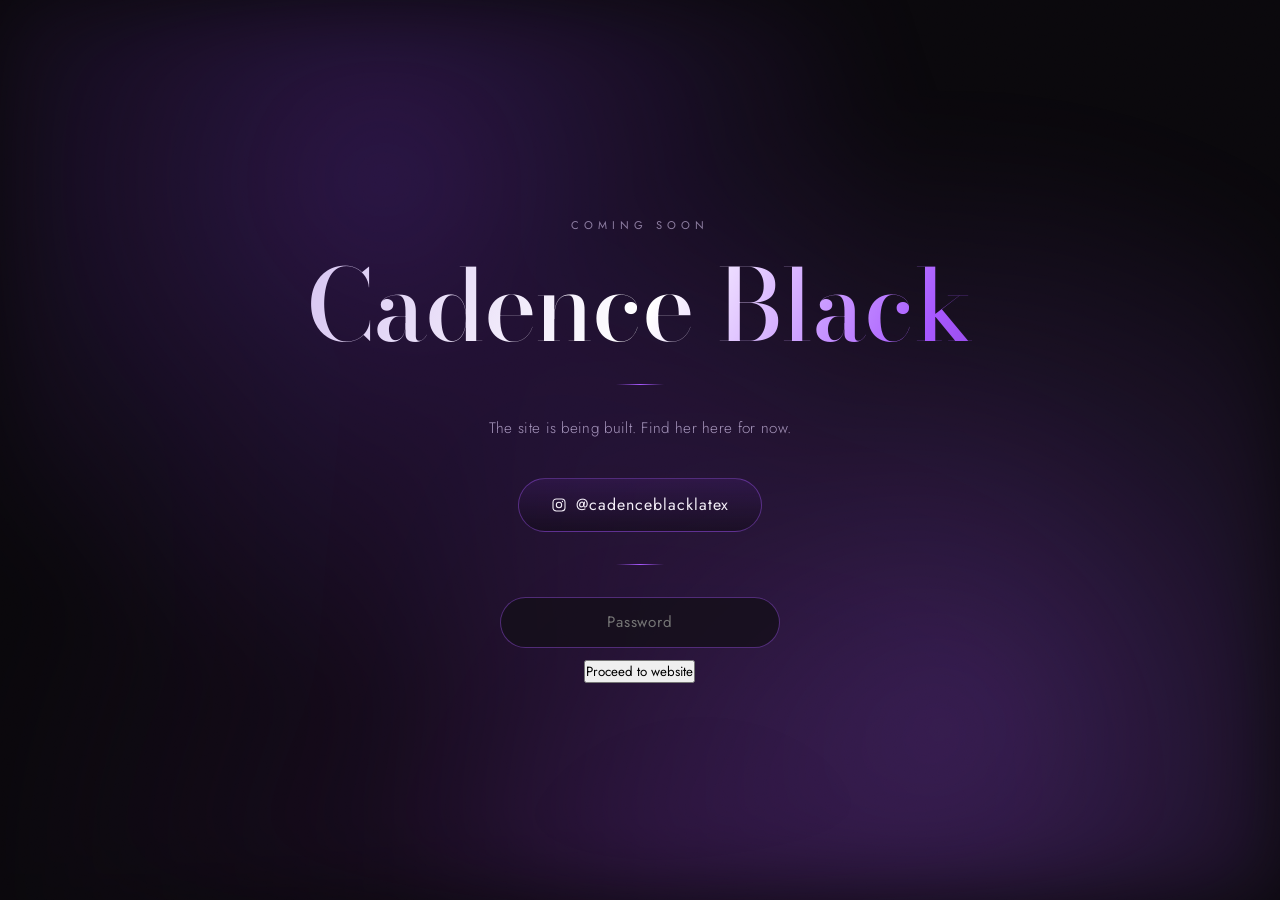
<file: index.html>
<!DOCTYPE html>
<html lang="en">
<head>
<meta charset="UTF-8">
<meta name="viewport" content="width=device-width, initial-scale=1.0">
<title>Cadence Black</title>
<style>
  @import url('https://fonts.googleapis.com/css2?family=Bodoni+Moda:ital,opsz,wght@0,6..96,400;0,6..96,500;1,6..96,400&family=Jost:wght@300;400;500&display=swap');

  :root{
    --black: #0a080c;
    --panel: #14101a;
    --purple-deep: #2b0f3a;
    --purple: #6b2fb3;
    --purple-bright: #a758ff;
    --lavender: #c9b8e0;
    --white: #f3eef8;
  }

  *{ margin:0; padding:0; box-sizing:border-box; }

  html, body{
    height:100%;
  }

  body{
    background: var(--black);
    color: var(--white);
    font-family: 'Jost', sans-serif;
    display:flex;
    align-items:center;
    justify-content:center;
    overflow:hidden;
    position:relative;
  }

  /* ambient latex-sheen background */
  .glow{
    position:absolute;
    inset:0;
    background:
      radial-gradient(circle at 30% 20%, rgba(107,47,179,0.35), transparent 45%),
      radial-gradient(circle at 75% 80%, rgba(167,88,255,0.25), transparent 50%),
      radial-gradient(circle at 50% 100%, rgba(43,15,58,0.6), transparent 60%);
    filter: blur(40px);
    z-index:0;
  }

  .grain{
    position:absolute;
    inset:0;
    z-index:0;
    opacity:0.05;
    background-image: url("data:image/svg+xml,%3Csvg xmlns='http://www.w3.org/2000/svg' width='120' height='120'%3E%3Cfilter id='n'%3E%3CfeTurbulence type='fractalNoise' baseFrequency='0.9' numOctaves='2' stitchTiles='stitch'/%3E%3C/filter%3E%3Crect width='100%25' height='100%25' filter='url(%23n)'/%3E%3C/svg%3E");
    mix-blend-mode: overlay;
  }

  .card{
    position:relative;
    z-index:1;
    text-align:center;
    padding: 4rem 3.5rem;
    max-width: 90vw;
  }

  .eyebrow{
    font-size: 0.7rem;
    letter-spacing: 0.45em;
    text-transform: uppercase;
    color: var(--lavender);
    opacity:0.65;
    margin-bottom: 1.6rem;
  }

  h1{
    font-family: 'Bodoni Moda', serif;
    font-weight: 500;
    font-size: clamp(3rem, 9vw, 6.2rem);
    line-height: 0.95;
    letter-spacing: -0.01em;
    background: linear-gradient(115deg, #d8c6f2 0%, #ffffff 18%, #a758ff 32%, #5b1f8f 48%, #ffffff 62%, #7b3bc9 80%, #e6d8fa 100%);
    background-size: 300% 100%;
    -webkit-background-clip: text;
    background-clip: text;
    color: transparent;
    animation: sheen 9s ease-in-out infinite;
  }

  @keyframes sheen{
    0%   { background-position: 0% 50%; }
    50%  { background-position: 100% 50%; }
    100% { background-position: 0% 50%; }
  }

  .rule{
    width: 48px;
    height: 1px;
    background: linear-gradient(90deg, transparent, var(--purple-bright), transparent);
    margin: 2rem auto;
  }

  .status{
    font-size: 0.95rem;
    color: var(--lavender);
    opacity: 0.8;
    margin-bottom: 2.4rem;
    font-weight: 300;
    letter-spacing: 0.02em;
  }

  a.handle{
    display:inline-flex;
    align-items:center;
    gap: 0.6rem;
    text-decoration:none;
    color: var(--white);
    font-size: 1rem;
    letter-spacing: 0.06em;
    padding: 0.9rem 2rem;
    border: 1px solid rgba(167,88,255,0.4);
    border-radius: 999px;
    background: linear-gradient(180deg, rgba(107,47,179,0.15), rgba(10,8,12,0.4));
    transition: all 0.35s ease;
  }

  a.handle:hover{
    border-color: var(--purple-bright);
    background: linear-gradient(180deg, rgba(167,88,255,0.25), rgba(43,15,58,0.5));
    box-shadow: 0 0 30px rgba(167,88,255,0.25);
    transform: translateY(-1px);
  }

  a.handle svg{
    width: 16px;
    height: 16px;
    flex-shrink:0;
  }

  @media (prefers-reduced-motion: reduce){
    h1{ animation: none; background-position: 30% 50%; }
    a.handle{ transition:none; }
  }

  @media (max-width: 480px){
    .card{ padding: 2.5rem 1.5rem; }
  }
</style>
</head>
<body>

  <div class="glow"></div>
  <div class="grain"></div>

  <div class="card">
    <div class="eyebrow">Coming Soon</div>
    <h1>Cadence Black</h1>
    <div class="rule"></div>
    <div class="status">The site is being built. Find her here for now.</div>
    <a class="handle" href="https://instagram.com/cadenceblacklatex" target="_blank" rel="noopener">
      <svg viewBox="0 0 24 24" fill="none" stroke="currentColor" stroke-width="1.6">
        <rect x="3" y="3" width="18" height="18" rx="5"/>
        <circle cx="12" cy="12" r="4"/>
        <circle cx="17.2" cy="6.8" r="1" fill="currentColor" stroke="none"/>
      </svg>
      @cadenceblacklatex
    </a>

    <div class="rule"></div>

    <form id="gate" autocomplete="off">
      <input type="password" id="gate-pass" placeholder="Password" required aria-label="Password">
      <button class="handle" type="submit" style="cursor:pointer; font-family:'Jost',sans-serif;">
        Proceed to website
      </button>
      <div id="gate-error">That's not it. Try again, or find her on Instagram.</div>
    </form>
  </div>

  <style>
    #gate{
      margin-top:1.6rem;
      display:flex; flex-direction:column; align-items:center; gap:0.8rem;
    }
    #gate input{
      width:min(280px, 80vw);
      padding:0.85rem 1.2rem; border-radius:999px; text-align:center;
      background:rgba(20,16,26,0.8); border:1px solid rgba(167,88,255,0.4);
      color:var(--white); font-family:'Jost',sans-serif; font-size:0.95rem;
      letter-spacing:0.06em;
    }
    #gate input:focus{ outline:none; border-color:var(--purple-bright); }
    #gate-error{
      display:none; font-size:0.82rem; color:#e08b8b; font-family:'Jost',sans-serif;
    }
  </style>

  <script>
    // NOTE: front-end gate only. The password is visible in this file's source,
    // so this keeps casual visitors out but is not real security.
    document.getElementById('gate').addEventListener('submit', function (e) {
      e.preventDefault();
      if (document.getElementById('gate-pass').value === 'unshined18') {
        window.location.href = 'home.html';
      } else {
        document.getElementById('gate-error').style.display = 'block';
      }
    });
  </script>

</body>
</html>
</file>
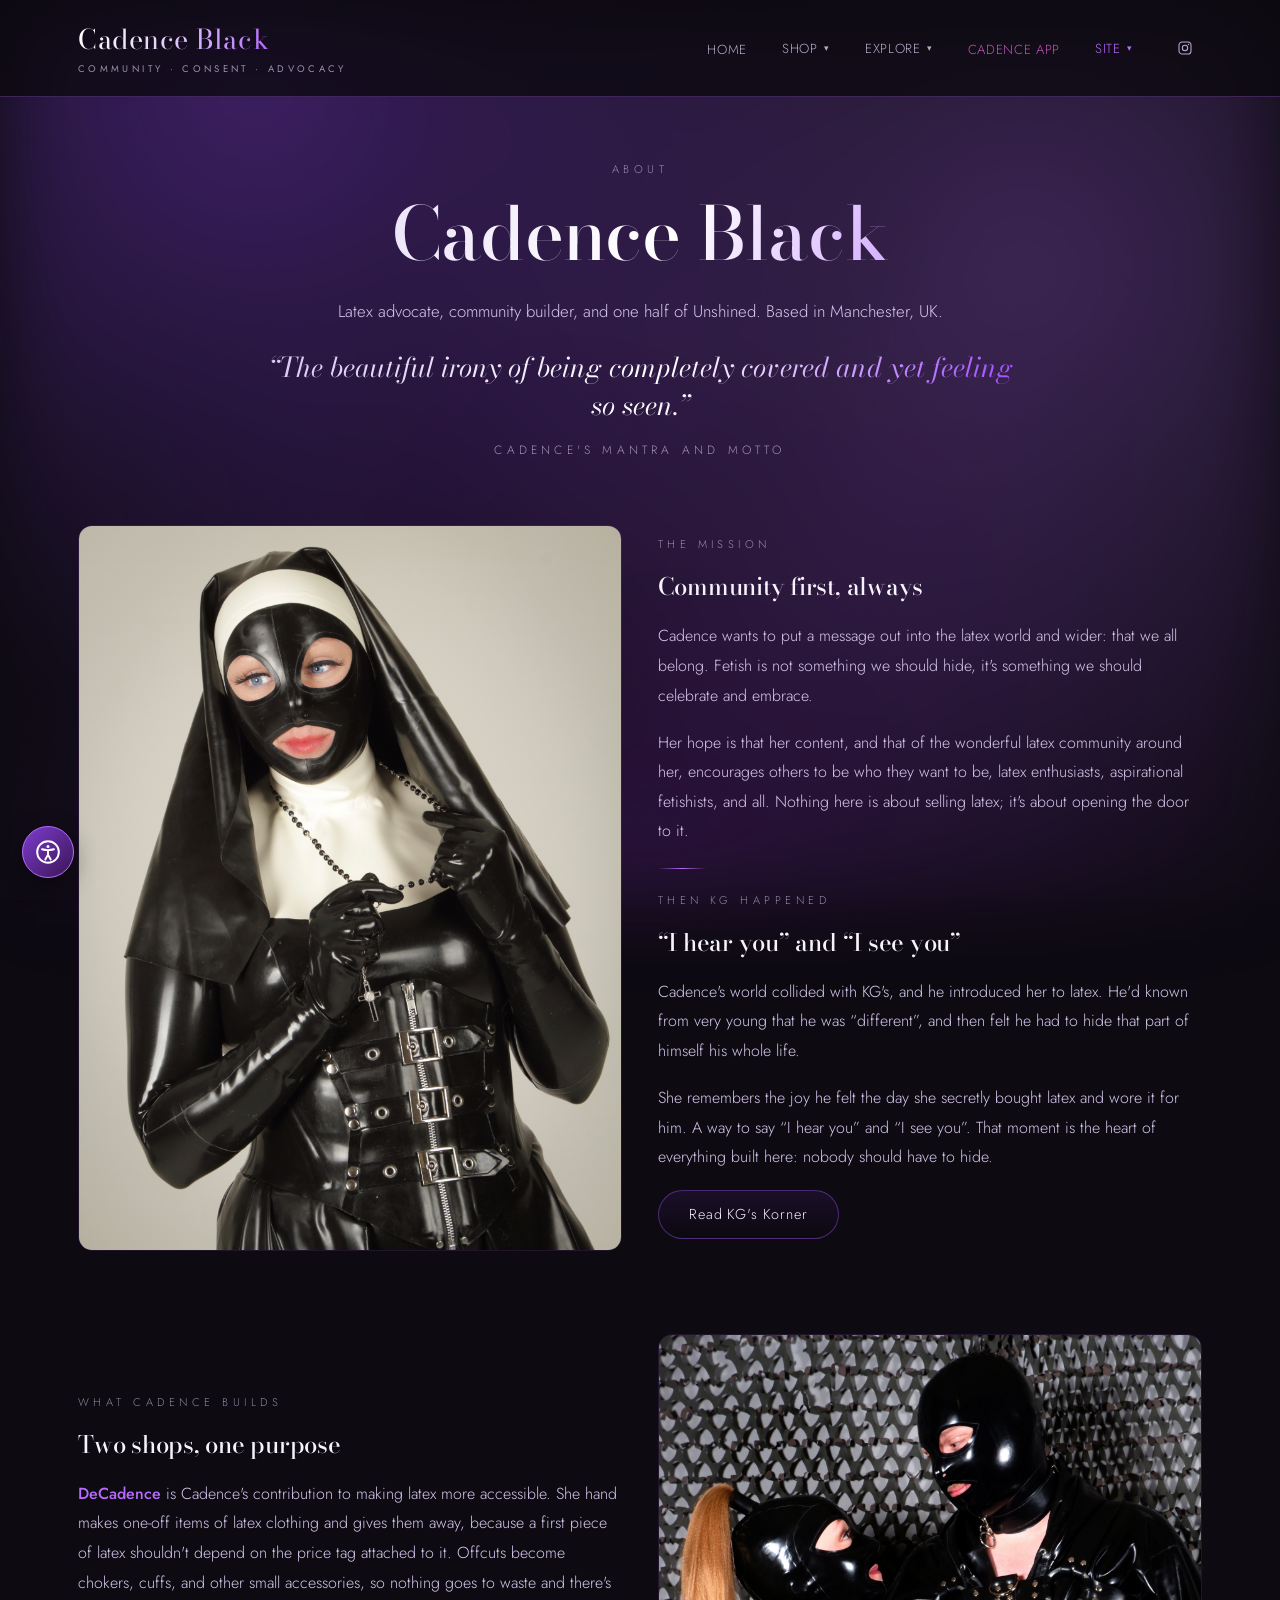
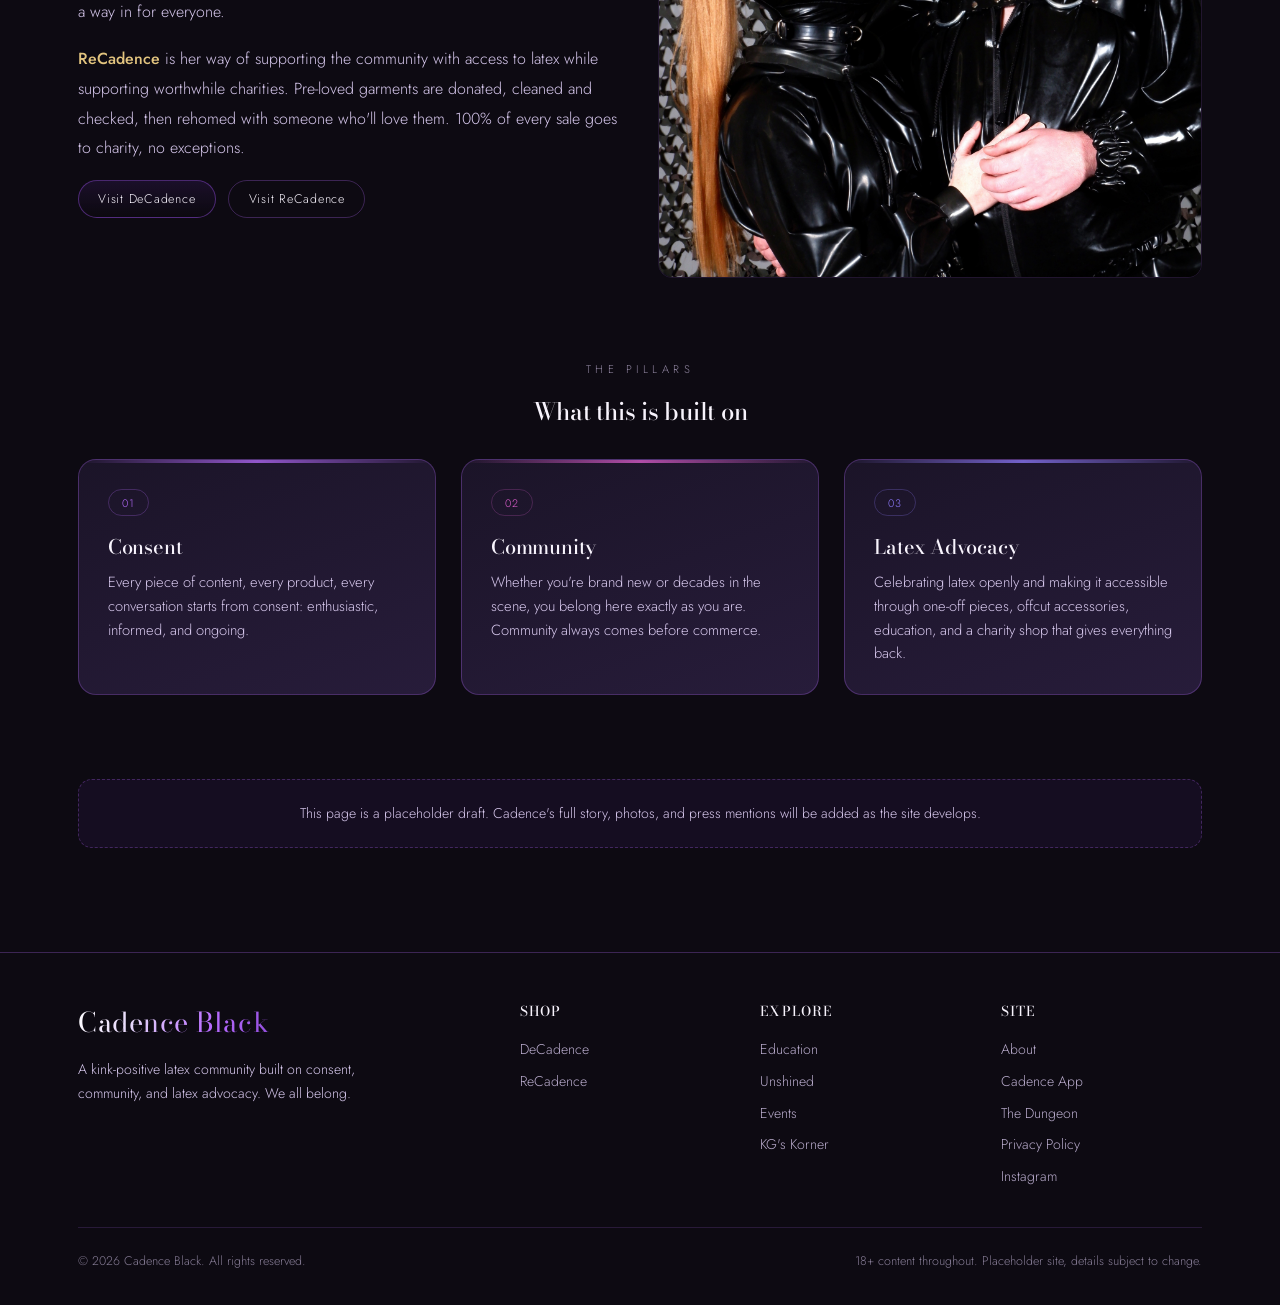
<file: about.html>
<!DOCTYPE html>
<html lang="en">
<head>
<meta charset="UTF-8">
<meta name="viewport" content="width=device-width, initial-scale=1.0">
<title>About | Cadence Black</title>
<meta name="description" content="About Cadence Black, the story, the mission, and the community behind the shine.">
<link rel="stylesheet" href="assets/styles.css">
<link rel="stylesheet" href="assets/access.css">
<style>
  /* about page: tighter vertical rhythm */
  main section{ padding:2.6rem 0; }
  main .section-head{ margin-bottom:1.8rem; }
  .about-lead{ color:var(--lavender); line-height:1.85; margin-bottom:1.1rem; }
</style>
</head>
<body>

<div class="glow"></div>
<div class="grain"></div>

<header class="site">
  <nav class="bar">
    <a href="home.html" class="brand">Cadence Black<small>Community &middot; Consent &middot; Advocacy</small></a>
    <button class="navtoggle" aria-label="Toggle menu">☰</button>
    <ul class="navlinks">
      <li><a href="home.html">Home</a></li>
      <li class="has-drop">
        <button type="button" class="droplink">Shop<span class="chev">&#9662;</span></button>
        <ul class="drop">
          <li><a href="shop.html">DeCadence</a></li>
          <li><a href="recadence.html">ReCadence</a></li>
        </ul>
      </li>
      <li class="has-drop">
        <button type="button" class="droplink">Explore<span class="chev">&#9662;</span></button>
        <ul class="drop">
          <li><a href="education.html">Education</a></li>
          <li><a href="unshined.html">Unshined</a></li>
          <li><a href="events.html">Events</a></li>
          <li><a href="kg-korner.html">KG's Korner</a></li>
        </ul>
      </li>
      <li><a href="cadence-app.html" class="applink">Cadence App</a></li>
      <li class="has-drop">
        <button type="button" class="droplink active">Site<span class="chev">&#9662;</span></button>
        <ul class="drop">
          <li><a href="about.html" class="active">About</a></li>
          <li><a href="dungeon.html" class="locked">&#128274; The Dungeon</a></li>
          <li><a href="https://instagram.com/cadenceblacklatex" target="_blank" rel="noopener">Instagram</a></li>
        </ul>
      </li>
      <li><a href="https://instagram.com/cadenceblacklatex" class="ig-icon" target="_blank" rel="noopener" aria-label="Instagram"><svg viewBox="0 0 24 24" fill="none" stroke="currentColor" stroke-width="1.6"><rect x="3" y="3" width="18" height="18" rx="5"/><circle cx="12" cy="12" r="4"/><circle cx="17.2" cy="6.8" r="1" fill="currentColor" stroke="none"/></svg></a></li>
    </ul>
  </nav>
</header>

<main>
  <section class="hero" style="padding:4rem 0 1.5rem;">
    <div class="wrap">
      <span class="eyebrow">About</span>
      <h1 class="sheen">Cadence Black</h1>
      <p class="lead" style="margin-top:0.8rem;">Latex advocate, community builder, and one half of Unshined. Based in Manchester, UK.</p>
      <div class="mantra" style="padding:1.4rem 0 0;">
        <blockquote class="sheen" style="font-size:clamp(1.2rem, 2.6vw, 1.7rem);">&ldquo;The beautiful irony of being completely covered and yet feeling so seen.&rdquo;</blockquote>
        <cite style="margin-top:0.8rem;">Cadence's mantra and motto</cite>
      </div>
    </div>
  </section>

  <section>
    <div class="wrap">
      <div class="split" style="gap:2.2rem;">
        <img class="prod-img" style="aspect-ratio:3/4; margin:0;" src="assets/Images/Profile.JPEG" alt="Cadence Black in a black latex nun outfit with white latex trim, holding a rosary">
        <div>
          <span class="eyebrow">The mission</span>
          <h2 style="margin-bottom:1rem;">Community first, always</h2>
          <p class="about-lead">Cadence wants to put a message out into the latex world and wider: that we all belong. Fetish is not something we should hide, it's something we should celebrate and embrace.</p>
          <p class="about-lead">Her hope is that her content, and that of the wonderful latex community around her, encourages others to be who they want to be, latex enthusiasts, aspirational fetishists, and all. Nothing here is about selling latex; it's about opening the door to it.</p>
          <div class="rule left" style="margin:1.4rem 0;"></div>
          <span class="eyebrow">Then KG happened</span>
          <h2 style="margin-bottom:1rem;">&ldquo;I hear you&rdquo; and &ldquo;I see you&rdquo;</h2>
          <p class="about-lead">Cadence's world collided with KG's, and he introduced her to latex. He'd known from very young that he was &ldquo;different&rdquo;, and then felt he had to hide that part of himself his whole life.</p>
          <p class="about-lead">She remembers the joy he felt the day she secretly bought latex and wore it for him. A way to say &ldquo;I hear you&rdquo; and &ldquo;I see you&rdquo;. That moment is the heart of everything built here: nobody should have to hide.</p>
          <a class="btn" href="kg-korner.html">Read KG's Korner</a>
        </div>
      </div>
    </div>
  </section>

  <section>
    <div class="wrap">
      <div class="split" style="gap:2.2rem;">
        <div>
          <span class="eyebrow">What Cadence builds</span>
          <h2 style="margin-bottom:1rem;">Two shops, one purpose</h2>
          <p class="about-lead"><strong style="color:var(--purple-bright); font-weight:500;">DeCadence</strong> is Cadence's contribution to making latex more accessible. She hand makes one-off items of latex clothing and gives them away, because a first piece of latex shouldn't depend on the price tag attached to it. Offcuts become chokers, cuffs, and other small accessories, so nothing goes to waste and there's a way in for everyone.</p>
          <p class="about-lead"><strong style="color:var(--gold); font-weight:500;">ReCadence</strong> is her way of supporting the community with access to latex while supporting worthwhile charities. Pre-loved garments are donated, cleaned and checked, then rehomed with someone who'll love them. 100% of every sale goes to charity, no exceptions.</p>
          <div style="display:flex; gap:0.8rem; flex-wrap:wrap;">
            <a class="btn small" href="shop.html">Visit DeCadence</a>
            <a class="btn small ghost" href="recadence.html">Visit ReCadence</a>
          </div>
        </div>
        <img class="prod-img" style="aspect-ratio:1/1; margin:0;" src="assets/Images/kg-and-c.jpg" alt="Cadence and KG together in black latex, hands clasped, looking at each other">
      </div>
    </div>
  </section>

  <section>
    <div class="wrap">
      <div class="section-head">
        <span class="eyebrow">The pillars</span>
        <h2>What this is built on</h2>
      </div>
      <div class="grid cols-3">
        <div class="card tile t-purple">
          <span class="tag">01</span>
          <h3>Consent</h3>
          <p>Every piece of content, every product, every conversation starts from consent: enthusiastic, informed, and ongoing.</p>
        </div>
        <div class="card tile t-magenta">
          <span class="tag">02</span>
          <h3>Community</h3>
          <p>Whether you're brand new or decades in the scene, you belong here exactly as you are. Community always comes before commerce.</p>
        </div>
        <div class="card tile t-violet">
          <span class="tag">03</span>
          <h3>Latex Advocacy</h3>
          <p>Celebrating latex openly and making it accessible through one-off pieces, offcut accessories, education, and a charity shop that gives everything back.</p>
        </div>
      </div>
    </div>
  </section>

  <section style="padding-bottom:3.5rem;">
    <div class="wrap">
      <div class="notice center">
        This page is a placeholder draft. Cadence's full story, photos, and press mentions will be added as the site develops.
      </div>
    </div>
  </section>
</main>

<footer class="site">
  <div class="wrap">
    <div class="footer-grid">
      <div>
        <div class="brand" style="margin-bottom:0.8rem; display:inline-block;">Cadence Black</div>
        <p style="color:var(--lavender); font-size:0.88rem; line-height:1.7; max-width:320px;">A kink-positive latex community built on consent, community, and latex advocacy. We all belong.</p>
      </div>
      <div>
        <h4>Shop</h4>
        <ul>
          <li><a href="shop.html">DeCadence</a></li>
          <li><a href="recadence.html">ReCadence</a></li>
        </ul>
      </div>
      <div>
        <h4>Explore</h4>
        <ul>
          <li><a href="education.html">Education</a></li>
          <li><a href="unshined.html">Unshined</a></li>
          <li><a href="events.html">Events</a></li>
          <li><a href="kg-korner.html">KG's Korner</a></li>
        </ul>
      </div>
      <div>
        <h4>Site</h4>
        <ul>
          <li><a href="about.html">About</a></li>
          <li><a href="cadence-app.html">Cadence App</a></li>
          <li><a href="dungeon.html">The Dungeon</a></li>
          <li><a href="privacy.html">Privacy Policy</a></li>
          <li><a href="https://instagram.com/cadenceblacklatex" target="_blank" rel="noopener">Instagram</a></li>
        </ul>
      </div>
    </div>
    <div class="footer-bottom">
      <span>&copy; 2026 Cadence Black. All rights reserved.</span>
      <span>18+ content throughout. Placeholder site, details subject to change.</span>
    </div>
  </div>
</footer>

<script src="assets/site.js"></script>
<script src="assets/access.js"></script>
</body>
</html>
</file>
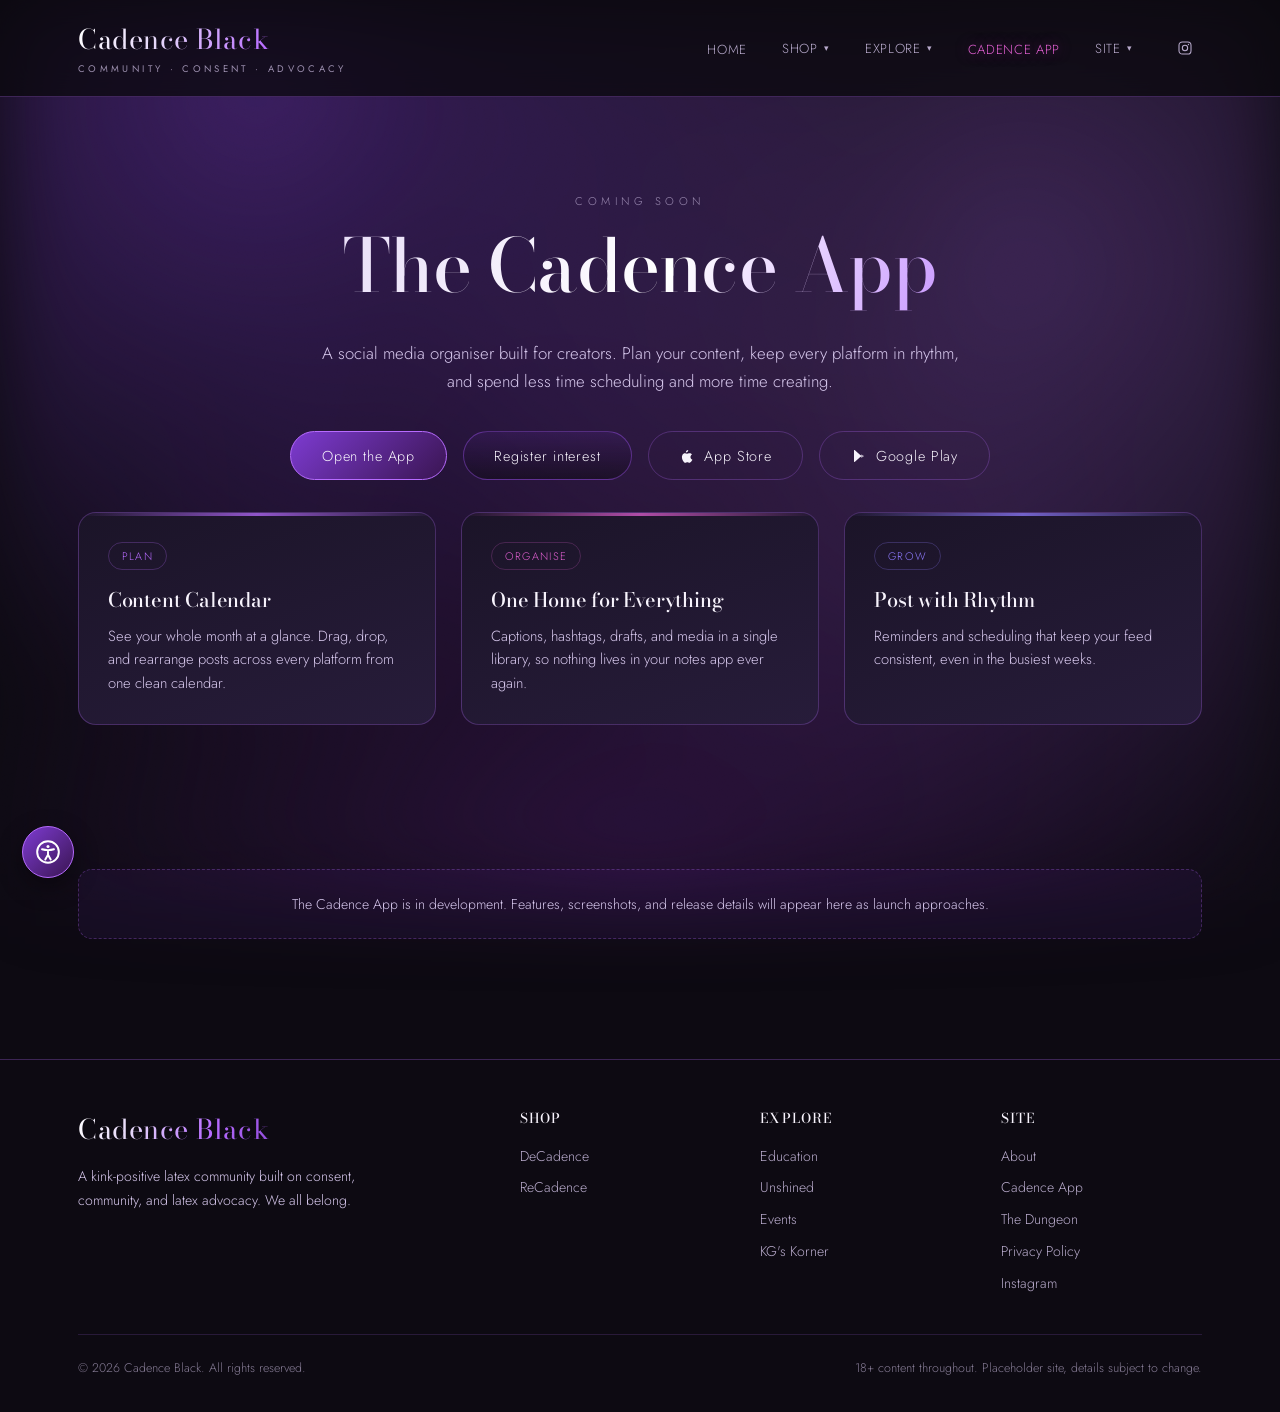
<file: cadence-app.html>
<!DOCTYPE html>
<html lang="en">
<head>
<meta charset="UTF-8">
<meta name="viewport" content="width=device-width, initial-scale=1.0">
<title>The Cadence App | Cadence Black</title>
<meta name="description" content="The Cadence App: a social media organiser built for creators. Coming soon.">
<link rel="stylesheet" href="assets/styles.css">
<link rel="stylesheet" href="assets/access.css">
</head>
<body>

<div class="glow"></div>
<div class="grain"></div>

<header class="site">
  <nav class="bar">
    <a href="home.html" class="brand">Cadence Black<small>Community &middot; Consent &middot; Advocacy</small></a>
    <button class="navtoggle" aria-label="Toggle menu">☰</button>
    <ul class="navlinks">
      <li><a href="home.html">Home</a></li>
      <li class="has-drop">
        <button type="button" class="droplink">Shop<span class="chev">&#9662;</span></button>
        <ul class="drop">
          <li><a href="shop.html">DeCadence</a></li>
          <li><a href="recadence.html">ReCadence</a></li>
        </ul>
      </li>
      <li class="has-drop">
        <button type="button" class="droplink">Explore<span class="chev">&#9662;</span></button>
        <ul class="drop">
          <li><a href="education.html">Education</a></li>
          <li><a href="unshined.html">Unshined</a></li>
          <li><a href="events.html">Events</a></li>
          <li><a href="kg-korner.html">KG's Korner</a></li>
        </ul>
      </li>
      <li><a href="cadence-app.html" class="applink active">Cadence App</a></li>
      <li class="has-drop">
        <button type="button" class="droplink">Site<span class="chev">&#9662;</span></button>
        <ul class="drop">
          <li><a href="about.html">About</a></li>
          <li><a href="dungeon.html" class="locked">&#128274; The Dungeon</a></li>
          <li><a href="https://instagram.com/cadenceblacklatex" target="_blank" rel="noopener">Instagram</a></li>
        </ul>
      </li>
      <li><a href="https://instagram.com/cadenceblacklatex" class="ig-icon" target="_blank" rel="noopener" aria-label="Instagram"><svg viewBox="0 0 24 24" fill="none" stroke="currentColor" stroke-width="1.6"><rect x="3" y="3" width="18" height="18" rx="5"/><circle cx="12" cy="12" r="4"/><circle cx="17.2" cy="6.8" r="1" fill="currentColor" stroke="none"/></svg></a></li>
    </ul>
  </nav>
</header>

<main>
  <section class="hero" style="padding-bottom:2rem;">
    <div class="wrap">
      <span class="eyebrow">Coming Soon</span>
      <h1 class="sheen">The Cadence App</h1>
      <p class="lead">A social media organiser built for creators. Plan your content, keep every platform in rhythm, and spend less time scheduling and more time creating.</p>
      <div class="actions">
        <a class="btn solid" href="https://cb-6dql.onrender.com" target="_blank" rel="noopener">Open the App</a>
        <a class="btn" href="about.html">Register interest</a>
        <a class="btn ghost" href="#" onclick="return false;"><svg viewBox="0 0 24 24" width="16" height="16" fill="currentColor"><path d="M12.9 5.6c.6-.7 1-1.7.9-2.6-1 .1-2 .6-2.6 1.3-.6.6-1 1.6-.9 2.5 1 0 1.9-.5 2.6-1.2z"/><path d="M15 7.9c-1.4 0-2.2.7-3 .7-.8 0-1.8-.7-3-.7-1.6 0-3.1 1-3.9 2.5-1.6 3-.4 7.2 1.6 9.7.8 1 1.7 2 2.9 2 1.1 0 1.6-.7 3-.7s1.8.7 2.9.7c1.2 0 2.1-1 2.9-1.9.9-1.1 1.4-2.1 1.7-2.7-3.4-1.2-3.9-5.9-.6-7.7-.8-1.3-2.2-1.9-3.5-1.9z"/></svg> App Store</a>
        <a class="btn ghost" href="#" onclick="return false;"><svg viewBox="0 0 24 24" width="16" height="16" fill="currentColor"><path d="M4.5 3.6v16.8c0 .5.6.8 1 .5l9.6-8.4c.3-.2.3-.7 0-.9L5.5 3.1c-.4-.3-1 0-1 .5z"/><path d="M15.6 9.6l3.4 2.1c.4.2.4.8 0 1l-3.4 2.1-2.2-2.6z" opacity="0.65"/></svg> Google Play</a>
      </div>
    </div>
  </section>

  <section style="padding-top:0;">
    <div class="wrap">
      <div class="grid cols-3">
        <div class="card tile t-purple">
          <span class="tag">Plan</span>
          <h3>Content Calendar</h3>
          <p>See your whole month at a glance. Drag, drop, and rearrange posts across every platform from one clean calendar.</p>
        </div>
        <div class="card tile t-magenta">
          <span class="tag">Organise</span>
          <h3>One Home for Everything</h3>
          <p>Captions, hashtags, drafts, and media in a single library, so nothing lives in your notes app ever again.</p>
        </div>
        <div class="card tile t-violet">
          <span class="tag">Grow</span>
          <h3>Post with Rhythm</h3>
          <p>Reminders and scheduling that keep your feed consistent, even in the busiest weeks.</p>
        </div>
      </div>
    </div>
  </section>

  <section>
    <div class="wrap">
      <div class="notice center">
        The Cadence App is in development. Features, screenshots, and release details will appear here as launch approaches.
      </div>
    </div>
  </section>
</main>

<footer class="site">
  <div class="wrap">
    <div class="footer-grid">
      <div>
        <div class="brand" style="margin-bottom:0.8rem; display:inline-block;">Cadence Black</div>
        <p style="color:var(--lavender); font-size:0.88rem; line-height:1.7; max-width:320px;">A kink-positive latex community built on consent, community, and latex advocacy. We all belong.</p>
      </div>
      <div>
        <h4>Shop</h4>
        <ul>
          <li><a href="shop.html">DeCadence</a></li>
          <li><a href="recadence.html">ReCadence</a></li>
        </ul>
      </div>
      <div>
        <h4>Explore</h4>
        <ul>
          <li><a href="education.html">Education</a></li>
          <li><a href="unshined.html">Unshined</a></li>
          <li><a href="events.html">Events</a></li>
          <li><a href="kg-korner.html">KG's Korner</a></li>
        </ul>
      </div>
      <div>
        <h4>Site</h4>
        <ul>
          <li><a href="about.html">About</a></li>
          <li><a href="cadence-app.html">Cadence App</a></li>
          <li><a href="dungeon.html">The Dungeon</a></li>
          <li><a href="privacy.html">Privacy Policy</a></li>
          <li><a href="https://instagram.com/cadenceblacklatex" target="_blank" rel="noopener">Instagram</a></li>
        </ul>
      </div>
    </div>
    <div class="footer-bottom">
      <span>&copy; 2026 Cadence Black. All rights reserved.</span>
      <span>18+ content throughout. Placeholder site, details subject to change.</span>
    </div>
  </div>
</footer>

<script src="assets/site.js"></script>
<script src="assets/access.js"></script>
</body>
</html>
</file>
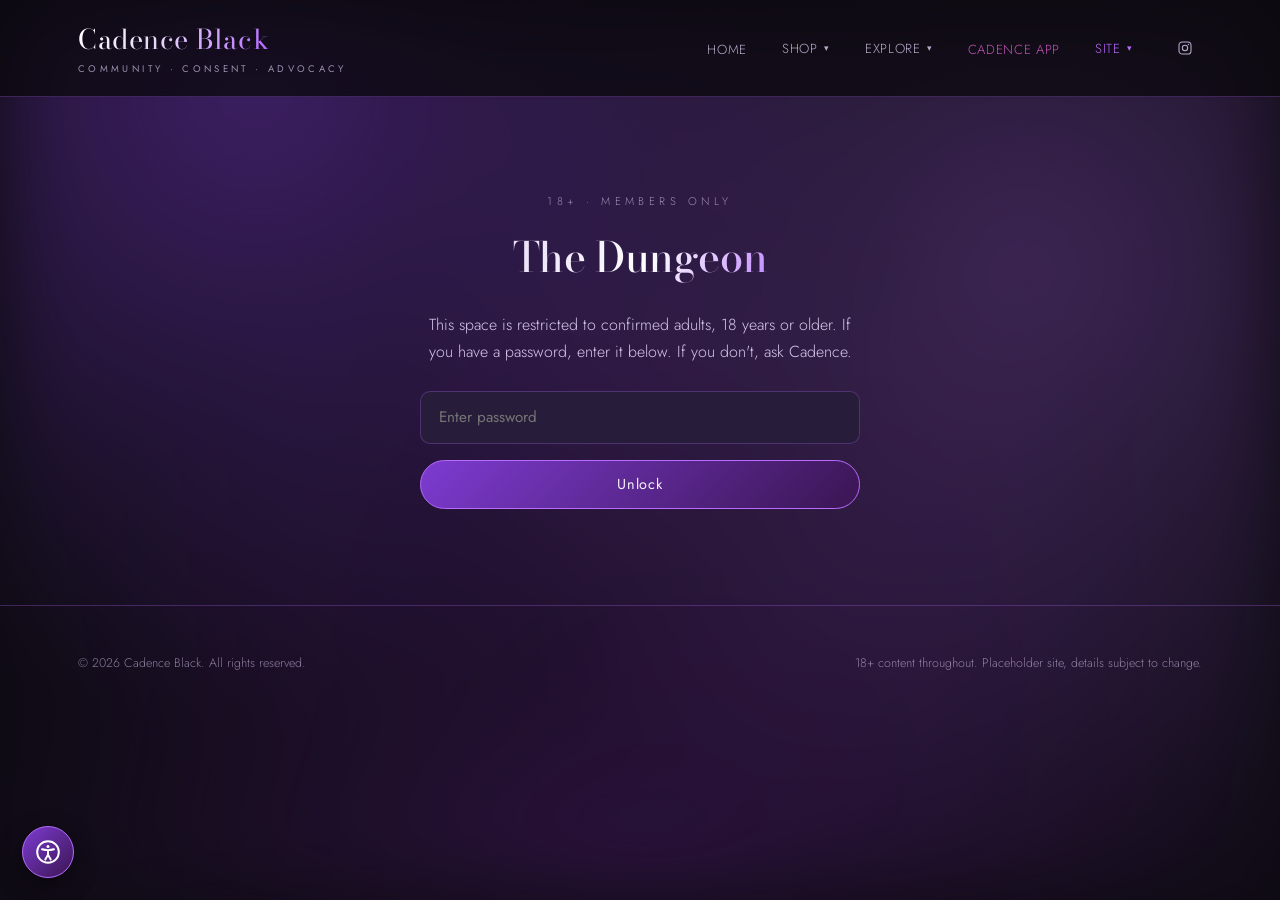
<file: dungeon.html>
<!DOCTYPE html>
<html lang="en">
<head>
<meta charset="UTF-8">
<meta name="viewport" content="width=device-width, initial-scale=1.0">
<title>The Dungeon | Cadence Black</title>
<meta name="description" content="The Dungeon, an 18+ password-protected space for Cadence Black's most devoted.">
<meta name="robots" content="noindex, nofollow">
<link rel="stylesheet" href="assets/styles.css">
<link rel="stylesheet" href="assets/access.css">
<style>
  .dungeon-gate{ max-width:440px; margin:6rem auto; text-align:center; }
  .dungeon-form{ display:flex; flex-direction:column; gap:1rem; margin-top:1.6rem; }
  .dungeon-form input[type="password"]{
    background:var(--panel-2); border:1px solid var(--line); border-radius:10px;
    padding:0.9rem 1.1rem; color:var(--white); font-family:'Jost',sans-serif; font-size:0.95rem;
  }
  .dungeon-form input[type="password"]:focus{ outline:none; border-color:var(--purple-bright); }
  .dungeon-error{ display:none; color:#e08b8b; font-size:0.85rem; }
  .dungeon-content{ display:none; }
  .blurred{ filter:blur(6px); user-select:none; pointer-events:none; }
</style>
</head>
<body>

<div class="glow"></div>
<div class="grain"></div>

<header class="site">
  <nav class="bar">
    <a href="home.html" class="brand">Cadence Black<small>Community &middot; Consent &middot; Advocacy</small></a>
    <button class="navtoggle" aria-label="Toggle menu">☰</button>
    <ul class="navlinks">
      <li><a href="home.html">Home</a></li>
      <li class="has-drop">
        <button type="button" class="droplink">Shop<span class="chev">&#9662;</span></button>
        <ul class="drop">
          <li><a href="shop.html">DeCadence</a></li>
          <li><a href="recadence.html">ReCadence</a></li>
        </ul>
      </li>
      <li class="has-drop">
        <button type="button" class="droplink">Explore<span class="chev">&#9662;</span></button>
        <ul class="drop">
          <li><a href="education.html">Education</a></li>
          <li><a href="unshined.html">Unshined</a></li>
          <li><a href="events.html">Events</a></li>
          <li><a href="kg-korner.html">KG's Korner</a></li>
        </ul>
      </li>
      <li><a href="cadence-app.html" class="applink">Cadence App</a></li>
      <li class="has-drop">
        <button type="button" class="droplink active">Site<span class="chev">&#9662;</span></button>
        <ul class="drop">
          <li><a href="about.html">About</a></li>
          <li><a href="dungeon.html" class="locked active">&#128274; The Dungeon</a></li>
          <li><a href="https://instagram.com/cadenceblacklatex" target="_blank" rel="noopener">Instagram</a></li>
        </ul>
      </li>
      <li><a href="https://instagram.com/cadenceblacklatex" class="ig-icon" target="_blank" rel="noopener" aria-label="Instagram"><svg viewBox="0 0 24 24" fill="none" stroke="currentColor" stroke-width="1.6"><rect x="3" y="3" width="18" height="18" rx="5"/><circle cx="12" cy="12" r="4"/><circle cx="17.2" cy="6.8" r="1" fill="currentColor" stroke="none"/></svg></a></li>
    </ul>
  </nav>
</header>

<main>
  <div class="wrap">

    <div class="dungeon-gate">
      <span class="eyebrow">18+ · Members Only</span>
      <h1 class="sheen" style="font-size:2.6rem;">The Dungeon</h1>
      <p style="color:var(--lavender); margin-top:1rem; line-height:1.7;">This space is restricted to confirmed adults, 18 years or older. If you have a password, enter it below. If you don't, ask Cadence.</p>
      <form class="dungeon-form">
        <input type="password" placeholder="Enter password" autocomplete="off" required>
        <button type="submit" class="btn solid full">Unlock</button>
        <span class="dungeon-error">That's not it, try again, or ask Cadence for access.</span>
      </form>
    </div>

    <div class="dungeon-content">
      <section class="hero" style="padding-top:2rem;">
        <span class="eyebrow">Welcome back</span>
        <h1 class="sheen">You're in</h1>
        <p class="lead">This is where the community chat, uncut extras, and 18+ writing will live. It's still being built.</p>
      </section>

      <section style="padding-top:0;">
        <div class="grid cols-3">
          <div class="card tile t-purple">
            <div class="swatch a blurred"></div>
            <span class="tag">Community</span>
            <h3>Community Chat</h3>
            <p>A private space for members to talk, share, and connect, moderated, consent-first, and judgment-free.</p>
          </div>
          <div class="card tile t-magenta">
            <div class="swatch c blurred"></div>
            <span class="tag">Exclusive</span>
            <h3>Uncut Unshined Extras</h3>
            <p>The parts of the podcast that don't make the public cut.</p>
          </div>
          <div class="card tile t-violet">
            <div class="swatch b blurred"></div>
            <span class="tag">18+ Reading</span>
            <h3>18+ Articles</h3>
            <p>Writing that goes further than the public education section, explicit topics, handled with the same care.</p>
          </div>
        </div>
      </section>

      <section>
        <div class="notice center">
          Everything on this page is a placeholder. This gate is a simple front-end lock, not real security. Proper member authentication will replace it before anything sensitive goes live here.
        </div>
      </section>
    </div>

  </div>
</main>

<footer class="site">
  <div class="wrap">
    <div class="footer-bottom" style="border-top:none; padding-top:0; margin-top:0;">
      <span>&copy; 2026 Cadence Black. All rights reserved.</span>
      <span>18+ content throughout. Placeholder site, details subject to change.</span>
    </div>
  </div>
</footer>

<script src="assets/site.js"></script>
<script src="assets/access.js"></script>
<script src="assets/dungeon.js"></script>
</body>
</html>
</file>
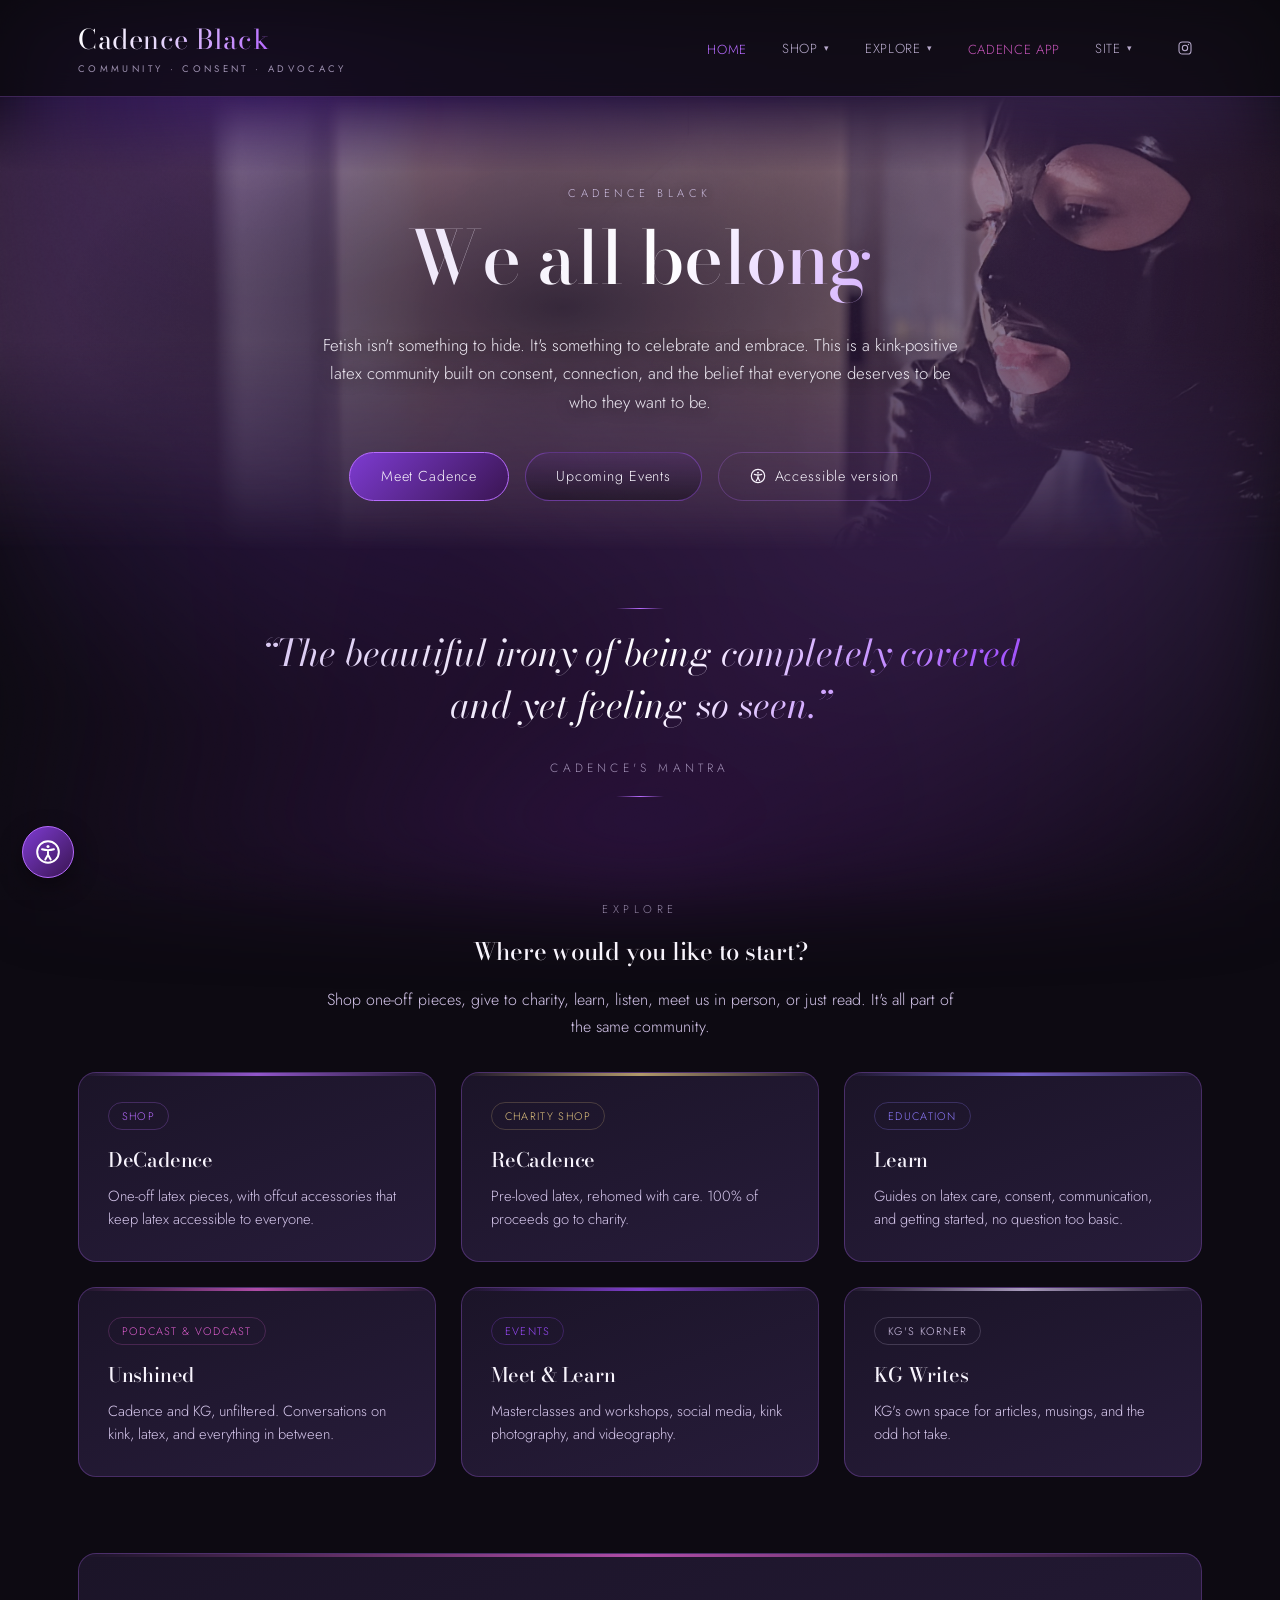
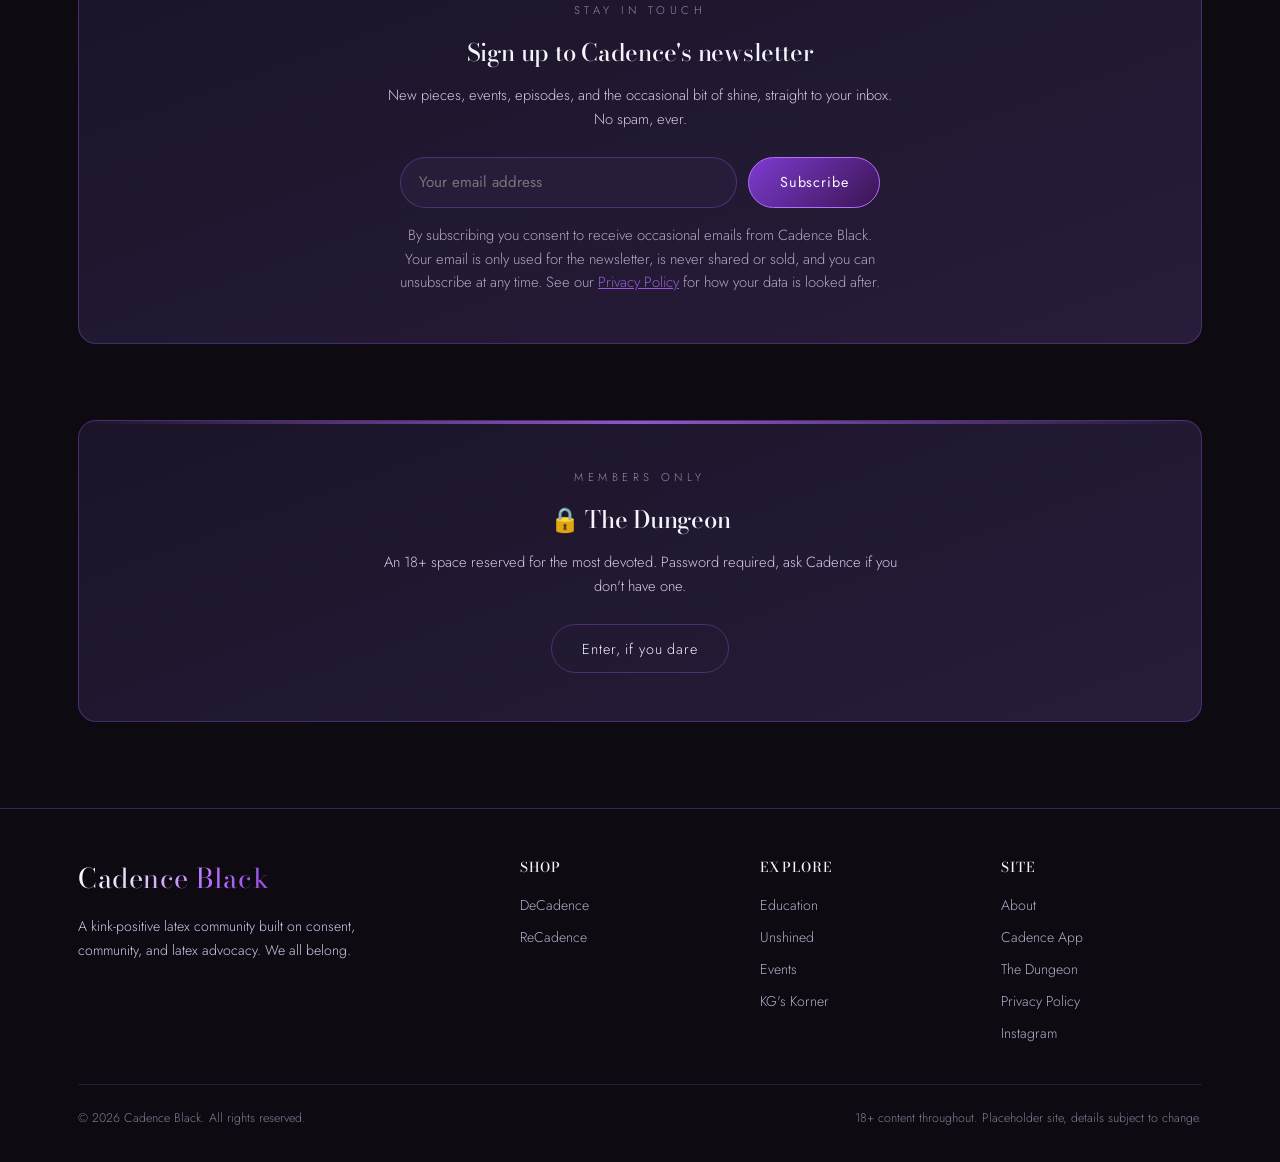
<file: home.html>
<!DOCTYPE html>
<html lang="en">
<head>
<meta charset="UTF-8">
<meta name="viewport" content="width=device-width, initial-scale=1.0">
<title>Cadence Black, We All Belong</title>
<meta name="description" content="Cadence Black: a kink-positive latex community built on consent, community, and latex advocacy. One-off pieces, a 100%-to-charity shop, education, events, and the Unshined podcast.">
<link rel="stylesheet" href="assets/styles.css">
<link rel="stylesheet" href="assets/access.css">
<style>
  /* home2 experiment: Cadence portrait behind the "We all belong" hero.
     All styles for this live here, so deleting home2.html removes everything. */
  /* tighter vertical rhythm */
  main section{ padding:2.4rem 0; }
  .section-head{ margin-bottom:2rem; }
  .mantra .rule{ margin:1.2rem auto; }
  .mantra{ padding:0.5rem 0; }

  .hero-photo{
    position:relative; overflow:hidden;
    padding:5.5rem 0 4rem;
  }
  .hero-photo .hp-bg{
    position:absolute; inset:0; z-index:0;
    /* oversized and left-anchored so her face (right of frame in the photo)
       lands at the far right of the hero */
    background:url('assets/Images/cadence-pc.jpg') left 24% / 135% auto no-repeat;
    opacity:0.68;
    filter:saturate(0.9);
    /* fade the whole layer (image + veil) to TRANSPARENT at the edges so the
       page's own glowing background shows through, no colour to mismatch */
    -webkit-mask-image:linear-gradient(180deg, transparent 0%, #000 16%, #000 52%, transparent 97%);
    mask-image:linear-gradient(180deg, transparent 0%, #000 16%, #000 52%, transparent 97%);
  }
  .hero-photo .hp-bg::after{
    content:""; position:absolute; inset:0;
    /* scrim behind the centred text (biased left, away from her face)
       plus a light purple veil over the whole image */
    background:
      radial-gradient(ellipse 50% 62% at 44% 45%, rgba(13,10,18,0.72) 0%, rgba(13,10,18,0.25) 55%, transparent 78%),
      linear-gradient(115deg, rgba(107,47,179,0.34), rgba(58,21,82,0.38));
  }
  @media (max-width:820px){
    .hero-photo .hp-bg{ background-size:cover; background-position:right 24%; }
  }
  .hero-photo .wrap{ position:relative; z-index:1; }
  .hero-photo p.lead{
    color:var(--white); opacity:0.95;
    text-shadow:0 2px 18px rgba(13,10,18,0.9);
  }
  .hero-photo .eyebrow{ opacity:0.9; text-shadow:0 1px 12px rgba(13,10,18,0.9); }
</style>
</head>
<body>

<div class="glow"></div>
<div class="grain"></div>

<header class="site">
  <nav class="bar">
    <a href="home.html" class="brand">Cadence Black<small>Community &middot; Consent &middot; Advocacy</small></a>
    <button class="navtoggle" aria-label="Toggle menu">☰</button>
    <ul class="navlinks">
      <li><a href="home.html" class="active">Home</a></li>
      <li class="has-drop">
        <button type="button" class="droplink">Shop<span class="chev">&#9662;</span></button>
        <ul class="drop">
          <li><a href="shop.html">DeCadence</a></li>
          <li><a href="recadence.html">ReCadence</a></li>
        </ul>
      </li>
      <li class="has-drop">
        <button type="button" class="droplink">Explore<span class="chev">&#9662;</span></button>
        <ul class="drop">
          <li><a href="education.html">Education</a></li>
          <li><a href="unshined.html">Unshined</a></li>
          <li><a href="events.html">Events</a></li>
          <li><a href="kg-korner.html">KG's Korner</a></li>
        </ul>
      </li>
      <li><a href="cadence-app.html" class="applink">Cadence App</a></li>
      <li class="has-drop">
        <button type="button" class="droplink">Site<span class="chev">&#9662;</span></button>
        <ul class="drop">
          <li><a href="about.html">About</a></li>
          <li><a href="dungeon.html" class="locked">&#128274; The Dungeon</a></li>
          <li><a href="https://instagram.com/cadenceblacklatex" target="_blank" rel="noopener">Instagram</a></li>
        </ul>
      </li>
      <li><a href="https://instagram.com/cadenceblacklatex" class="ig-icon" target="_blank" rel="noopener" aria-label="Instagram"><svg viewBox="0 0 24 24" fill="none" stroke="currentColor" stroke-width="1.6"><rect x="3" y="3" width="18" height="18" rx="5"/><circle cx="12" cy="12" r="4"/><circle cx="17.2" cy="6.8" r="1" fill="currentColor" stroke="none"/></svg></a></li>
    </ul>
  </nav>
</header>

<main>
  <section class="hero hero-photo">
    <div class="hp-bg" role="img" aria-label="Cadence Black in a hooded black latex outfit"></div>
    <div class="wrap">
      <span class="eyebrow">Cadence Black</span>
      <h1 class="sheen">We all belong</h1>
      <p class="lead">Fetish isn't something to hide. It's something to celebrate and embrace. This is a kink-positive latex community built on consent, connection, and the belief that everyone deserves to be who they want to be.</p>
      <div class="actions">
        <a class="btn solid" href="about.html">Meet Cadence</a>
        <a class="btn" href="events.html">Upcoming Events</a>
        <a class="btn ghost" href="#" data-a11y-open><svg viewBox="0 0 24 24" width="16" height="16" fill="none" stroke="currentColor" stroke-width="1.8" stroke-linecap="round" stroke-linejoin="round"><circle cx="12" cy="12" r="10"/><circle cx="12" cy="7" r="1.4" fill="currentColor" stroke="none"/><path d="M6.5 9.5c3.5 1 7.5 1 11 0"/><path d="M12 11.5v3"/><path d="M12 14.5l-2.5 4.5"/><path d="M12 14.5l2.5 4.5"/></svg> Accessible version</a>
      </div>
    </div>
  </section>

  <section style="padding-top:1rem;">
    <div class="wrap">
      <div class="mantra">
        <div class="rule"></div>
        <blockquote class="sheen">&ldquo;The beautiful irony of being completely covered and yet feeling so seen.&rdquo;</blockquote>
        <cite>Cadence's mantra</cite>
        <div class="rule"></div>
      </div>
    </div>
  </section>

  <section>
    <div class="wrap">
      <div class="section-head">
        <span class="eyebrow">Explore</span>
        <h2>Where would you like to start?</h2>
        <p>Shop one-off pieces, give to charity, learn, listen, meet us in person, or just read. It's all part of the same community.</p>
      </div>

      <div class="grid cols-3">
        <a class="card-link" href="shop.html">
          <div class="card tile t-purple">
            <span class="tag">Shop</span>
            <h3>DeCadence</h3>
            <p>One-off latex pieces, with offcut accessories that keep latex accessible to everyone.</p>
          </div>
        </a>
        <a class="card-link" href="recadence.html">
          <div class="card tile t-gold">
            <span class="tag">Charity Shop</span>
            <h3>ReCadence</h3>
            <p>Pre-loved latex, rehomed with care. 100% of proceeds go to charity.</p>
          </div>
        </a>
        <a class="card-link" href="education.html">
          <div class="card tile t-violet">
            <span class="tag">Education</span>
            <h3>Learn</h3>
            <p>Guides on latex care, consent, communication, and getting started, no question too basic.</p>
          </div>
        </a>
        <a class="card-link" href="unshined.html">
          <div class="card tile t-magenta">
            <span class="tag">Podcast &amp; Vodcast</span>
            <h3>Unshined</h3>
            <p>Cadence and KG, unfiltered. Conversations on kink, latex, and everything in between.</p>
          </div>
        </a>
        <a class="card-link" href="events.html">
          <div class="card tile t-deep">
            <span class="tag">Events</span>
            <h3>Meet &amp; Learn</h3>
            <p>Masterclasses and workshops, social media, kink photography, and videography.</p>
          </div>
        </a>
        <a class="card-link" href="kg-korner.html">
          <div class="card tile t-lav">
            <span class="tag">KG's Korner</span>
            <h3>KG Writes</h3>
            <p>KG's own space for articles, musings, and the odd hot take.</p>
          </div>
        </a>
      </div>
    </div>
  </section>

  <section>
    <div class="wrap">
      <div class="card tile t-magenta center" style="padding:3rem 2rem;">
        <span class="eyebrow">Stay in touch</span>
        <h2 style="margin-bottom:0.8rem;">Sign up to Cadence's newsletter</h2>
        <p style="color:var(--lavender); max-width:520px; margin:0 auto;">New pieces, events, episodes, and the occasional bit of shine, straight to your inbox. No spam, ever.</p>
        <form class="newsletter-form" onsubmit="event.preventDefault(); this.style.display='none'; this.parentElement.querySelector('.newsletter-thanks').style.display='block';">
          <input type="email" name="email" placeholder="Your email address" required aria-label="Email address">
          <button type="submit" class="btn solid">Subscribe</button>
        </form>
        <div class="newsletter-thanks">Thank you! You're on the list. 💜</div>
        <p class="newsletter-consent">By subscribing you consent to receive occasional emails from Cadence Black. Your email is only used for the newsletter, is never shared or sold, and you can unsubscribe at any time. See our <a href="privacy.html">Privacy Policy</a> for how your data is looked after.</p>
      </div>
    </div>
  </section>

  <section>
    <div class="wrap">
      <div class="card tile t-purple center" style="padding:3rem 2rem;">
        <span class="eyebrow">Members only</span>
        <h2 style="margin-bottom:0.8rem;">🔒 The Dungeon</h2>
        <p style="color:var(--lavender); max-width:520px; margin:0 auto 1.6rem;">An 18+ space reserved for the most devoted. Password required, ask Cadence if you don't have one.</p>
        <a class="btn ghost" href="dungeon.html">Enter, if you dare</a>
      </div>
    </div>
  </section>
</main>

<footer class="site">
  <div class="wrap">
    <div class="footer-grid">
      <div>
        <div class="brand" style="margin-bottom:0.8rem; display:inline-block;">Cadence Black</div>
        <p style="color:var(--lavender); font-size:0.88rem; line-height:1.7; max-width:320px;">A kink-positive latex community built on consent, community, and latex advocacy. We all belong.</p>
      </div>
      <div>
        <h4>Shop</h4>
        <ul>
          <li><a href="shop.html">DeCadence</a></li>
          <li><a href="recadence.html">ReCadence</a></li>
        </ul>
      </div>
      <div>
        <h4>Explore</h4>
        <ul>
          <li><a href="education.html">Education</a></li>
          <li><a href="unshined.html">Unshined</a></li>
          <li><a href="events.html">Events</a></li>
          <li><a href="kg-korner.html">KG's Korner</a></li>
        </ul>
      </div>
      <div>
        <h4>Site</h4>
        <ul>
          <li><a href="about.html">About</a></li>
          <li><a href="cadence-app.html">Cadence App</a></li>
          <li><a href="dungeon.html">The Dungeon</a></li>
          <li><a href="privacy.html">Privacy Policy</a></li>
          <li><a href="https://instagram.com/cadenceblacklatex" target="_blank" rel="noopener">Instagram</a></li>
        </ul>
      </div>
    </div>
    <div class="footer-bottom">
      <span>&copy; 2026 Cadence Black. All rights reserved.</span>
      <span>18+ content throughout. Placeholder site, details subject to change.</span>
    </div>
  </div>
</footer>

<script src="assets/site.js"></script>
<script src="assets/access.js"></script>
</body>
</html>
</file>
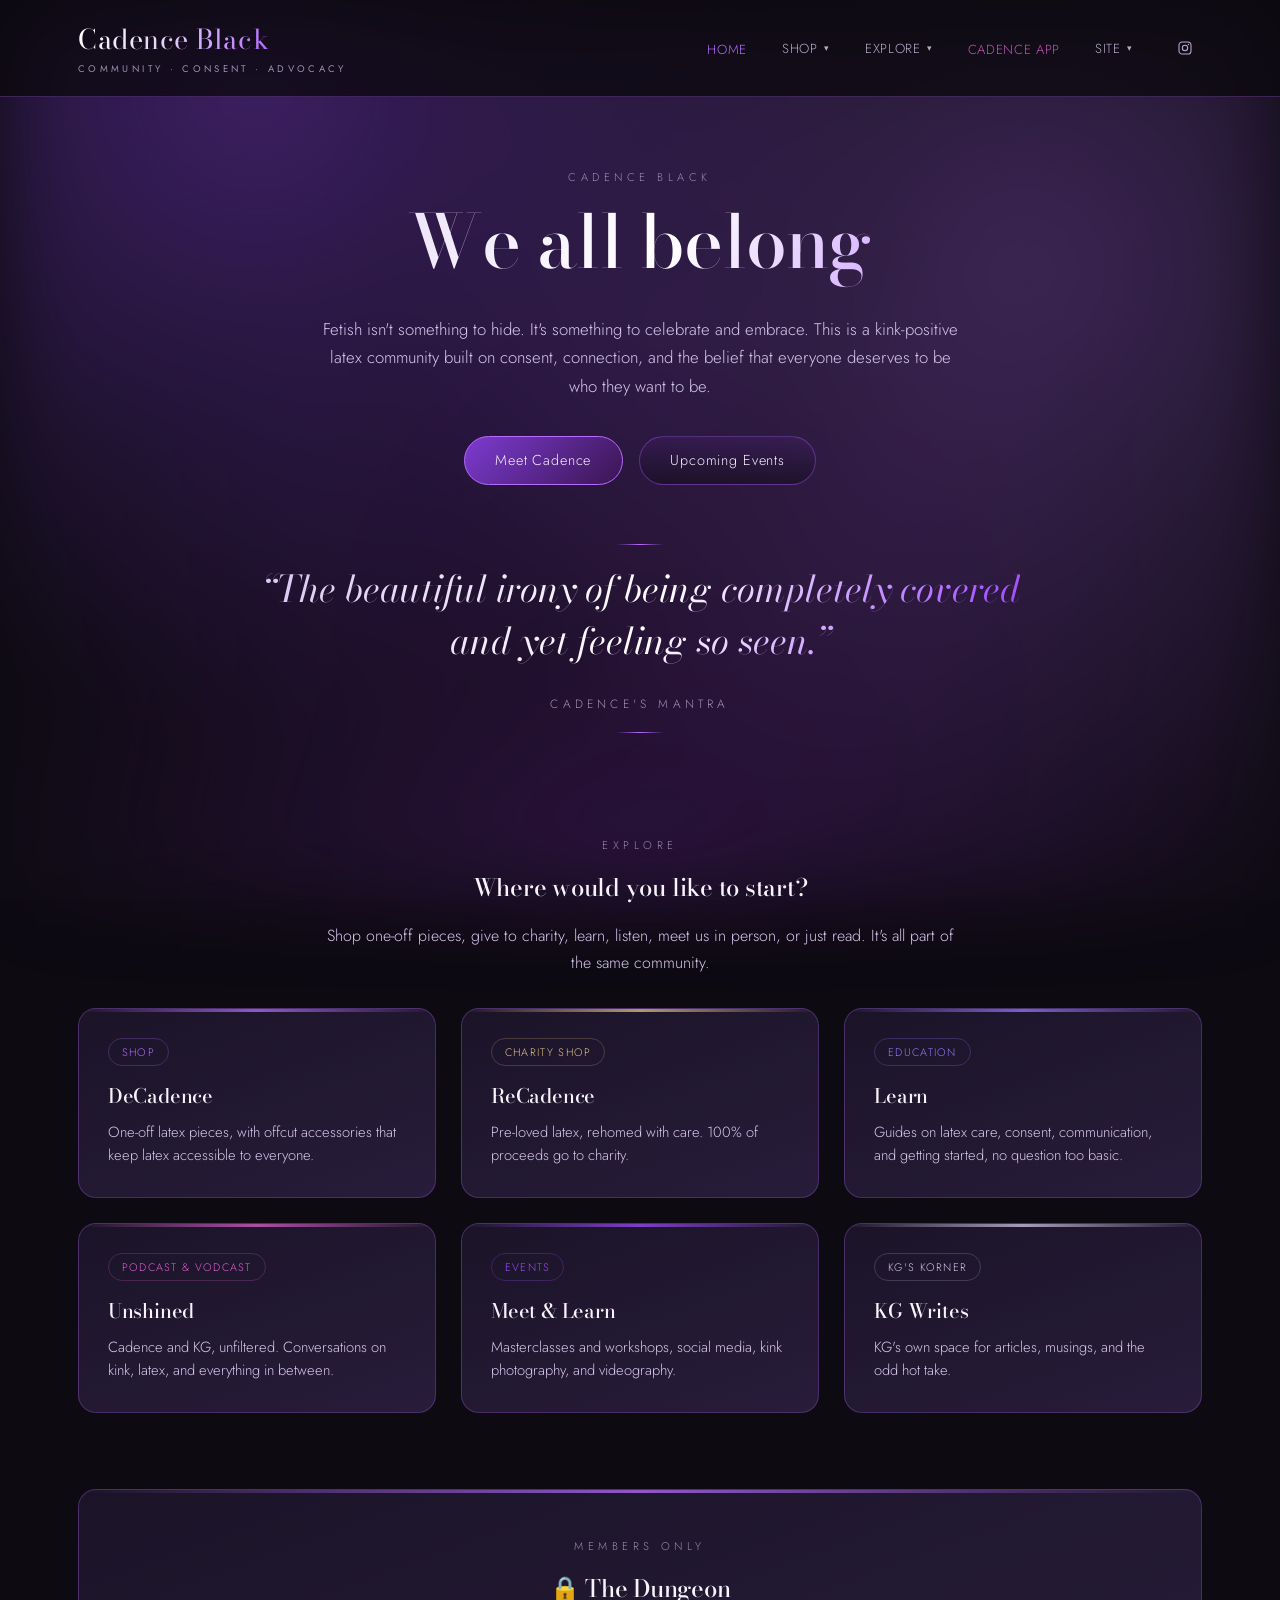
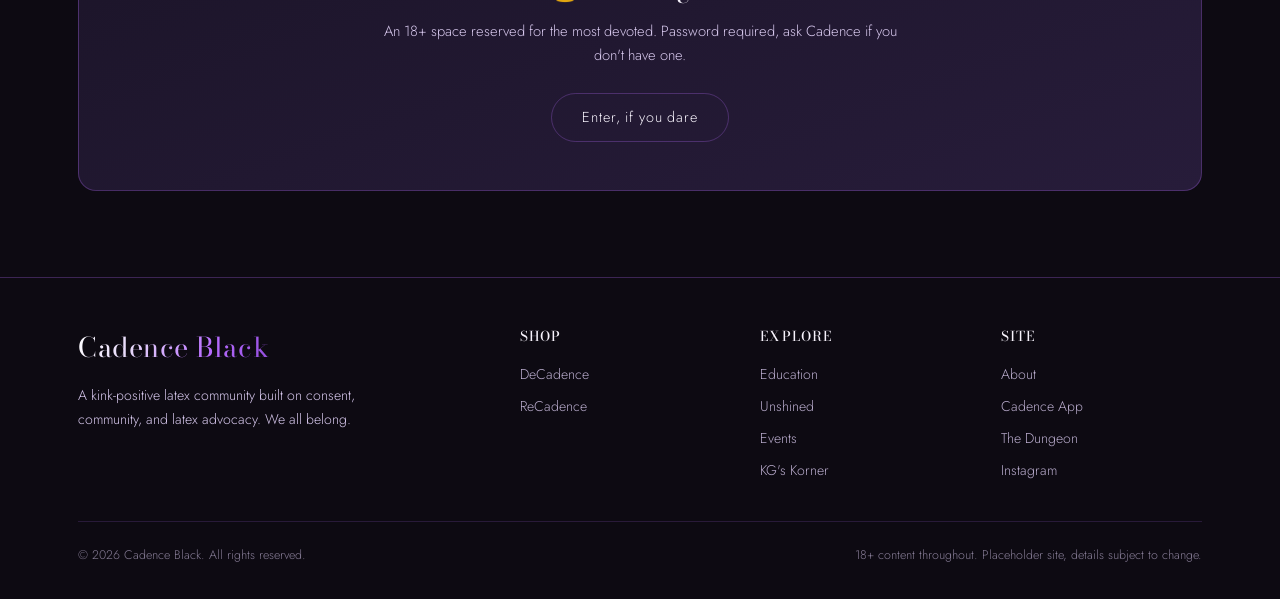
<file: home1.html>
<!DOCTYPE html>
<html lang="en">
<head>
<meta charset="UTF-8">
<meta name="viewport" content="width=device-width, initial-scale=1.0">
<title>Cadence Black, We All Belong</title>
<meta name="description" content="Cadence Black: a kink-positive latex community built on consent, community, and latex advocacy. One-off pieces, a 100%-to-charity shop, education, events, and the Unshined podcast.">
<link rel="stylesheet" href="assets/styles.css">
<style>
  /* tighter vertical rhythm on the homepage */
  main section{ padding:2.4rem 0; }
  .hero{ padding:4.5rem 0 1rem; }
  .section-head{ margin-bottom:2rem; }
  .mantra .rule{ margin:1.2rem auto; }
  .mantra{ padding:0.5rem 0; }
</style>
</head>
<body>

<div class="glow"></div>
<div class="grain"></div>

<header class="site">
  <nav class="bar">
    <a href="home.html" class="brand">Cadence Black<small>Community &middot; Consent &middot; Advocacy</small></a>
    <button class="navtoggle" aria-label="Toggle menu">☰</button>
    <ul class="navlinks">
      <li><a href="home.html" class="active">Home</a></li>
      <li class="has-drop">
        <button type="button" class="droplink">Shop<span class="chev">&#9662;</span></button>
        <ul class="drop">
          <li><a href="shop.html">DeCadence</a></li>
          <li><a href="recadence.html">ReCadence</a></li>
        </ul>
      </li>
      <li class="has-drop">
        <button type="button" class="droplink">Explore<span class="chev">&#9662;</span></button>
        <ul class="drop">
          <li><a href="education.html">Education</a></li>
          <li><a href="unshined.html">Unshined</a></li>
          <li><a href="events.html">Events</a></li>
          <li><a href="kg-korner.html">KG's Korner</a></li>
        </ul>
      </li>
      <li><a href="cadence-app.html" class="applink">Cadence App</a></li>
      <li class="has-drop">
        <button type="button" class="droplink">Site<span class="chev">&#9662;</span></button>
        <ul class="drop">
          <li><a href="about.html">About</a></li>
          <li><a href="dungeon.html" class="locked">&#128274; The Dungeon</a></li>
          <li><a href="https://instagram.com/cadenceblacklatex" target="_blank" rel="noopener">Instagram</a></li>
        </ul>
      </li>
      <li><a href="https://instagram.com/cadenceblacklatex" class="ig-icon" target="_blank" rel="noopener" aria-label="Instagram"><svg viewBox="0 0 24 24" fill="none" stroke="currentColor" stroke-width="1.6"><rect x="3" y="3" width="18" height="18" rx="5"/><circle cx="12" cy="12" r="4"/><circle cx="17.2" cy="6.8" r="1" fill="currentColor" stroke="none"/></svg></a></li>
    </ul>
  </nav>
</header>

<main>
  <section class="hero">
    <div class="wrap">
      <span class="eyebrow">Cadence Black</span>
      <h1 class="sheen">We all belong</h1>
      <p class="lead">Fetish isn't something to hide. It's something to celebrate and embrace. This is a kink-positive latex community built on consent, connection, and the belief that everyone deserves to be who they want to be.</p>
      <div class="actions">
        <a class="btn solid" href="about.html">Meet Cadence</a>
        <a class="btn" href="events.html">Upcoming Events</a>
      </div>
    </div>
  </section>

  <section style="padding-top:1rem;">
    <div class="wrap">
      <div class="mantra">
        <div class="rule"></div>
        <blockquote class="sheen">&ldquo;The beautiful irony of being completely covered and yet feeling so seen.&rdquo;</blockquote>
        <cite>Cadence's mantra</cite>
        <div class="rule"></div>
      </div>
    </div>
  </section>

  <section>
    <div class="wrap">
      <div class="section-head">
        <span class="eyebrow">Explore</span>
        <h2>Where would you like to start?</h2>
        <p>Shop one-off pieces, give to charity, learn, listen, meet us in person, or just read. It's all part of the same community.</p>
      </div>

      <div class="grid cols-3">
        <a class="card-link" href="shop.html">
          <div class="card tile t-purple">
            <span class="tag">Shop</span>
            <h3>DeCadence</h3>
            <p>One-off latex pieces, with offcut accessories that keep latex accessible to everyone.</p>
          </div>
        </a>
        <a class="card-link" href="recadence.html">
          <div class="card tile t-gold">
            <span class="tag">Charity Shop</span>
            <h3>ReCadence</h3>
            <p>Pre-loved latex, rehomed with care. 100% of proceeds go to charity.</p>
          </div>
        </a>
        <a class="card-link" href="education.html">
          <div class="card tile t-violet">
            <span class="tag">Education</span>
            <h3>Learn</h3>
            <p>Guides on latex care, consent, communication, and getting started, no question too basic.</p>
          </div>
        </a>
        <a class="card-link" href="unshined.html">
          <div class="card tile t-magenta">
            <span class="tag">Podcast &amp; Vodcast</span>
            <h3>Unshined</h3>
            <p>Cadence and KG, unfiltered. Conversations on kink, latex, and everything in between.</p>
          </div>
        </a>
        <a class="card-link" href="events.html">
          <div class="card tile t-deep">
            <span class="tag">Events</span>
            <h3>Meet &amp; Learn</h3>
            <p>Masterclasses and workshops, social media, kink photography, and videography.</p>
          </div>
        </a>
        <a class="card-link" href="kg-korner.html">
          <div class="card tile t-lav">
            <span class="tag">KG's Korner</span>
            <h3>KG Writes</h3>
            <p>KG's own space for articles, musings, and the odd hot take.</p>
          </div>
        </a>
      </div>
    </div>
  </section>

  <section>
    <div class="wrap">
      <div class="card tile t-purple center" style="padding:3rem 2rem;">
        <span class="eyebrow">Members only</span>
        <h2 style="margin-bottom:0.8rem;">🔒 The Dungeon</h2>
        <p style="color:var(--lavender); max-width:520px; margin:0 auto 1.6rem;">An 18+ space reserved for the most devoted. Password required, ask Cadence if you don't have one.</p>
        <a class="btn ghost" href="dungeon.html">Enter, if you dare</a>
      </div>
    </div>
  </section>
</main>

<footer class="site">
  <div class="wrap">
    <div class="footer-grid">
      <div>
        <div class="brand" style="margin-bottom:0.8rem; display:inline-block;">Cadence Black</div>
        <p style="color:var(--lavender); font-size:0.88rem; line-height:1.7; max-width:320px;">A kink-positive latex community built on consent, community, and latex advocacy. We all belong.</p>
      </div>
      <div>
        <h4>Shop</h4>
        <ul>
          <li><a href="shop.html">DeCadence</a></li>
          <li><a href="recadence.html">ReCadence</a></li>
        </ul>
      </div>
      <div>
        <h4>Explore</h4>
        <ul>
          <li><a href="education.html">Education</a></li>
          <li><a href="unshined.html">Unshined</a></li>
          <li><a href="events.html">Events</a></li>
          <li><a href="kg-korner.html">KG's Korner</a></li>
        </ul>
      </div>
      <div>
        <h4>Site</h4>
        <ul>
          <li><a href="about.html">About</a></li>
          <li><a href="cadence-app.html">Cadence App</a></li>
          <li><a href="dungeon.html">The Dungeon</a></li>
          <li><a href="https://instagram.com/cadenceblacklatex" target="_blank" rel="noopener">Instagram</a></li>
        </ul>
      </div>
    </div>
    <div class="footer-bottom">
      <span>&copy; 2026 Cadence Black. All rights reserved.</span>
      <span>18+ content throughout. Placeholder site, details subject to change.</span>
    </div>
  </div>
</footer>

<script src="assets/site.js"></script>
</body>
</html>
</file>
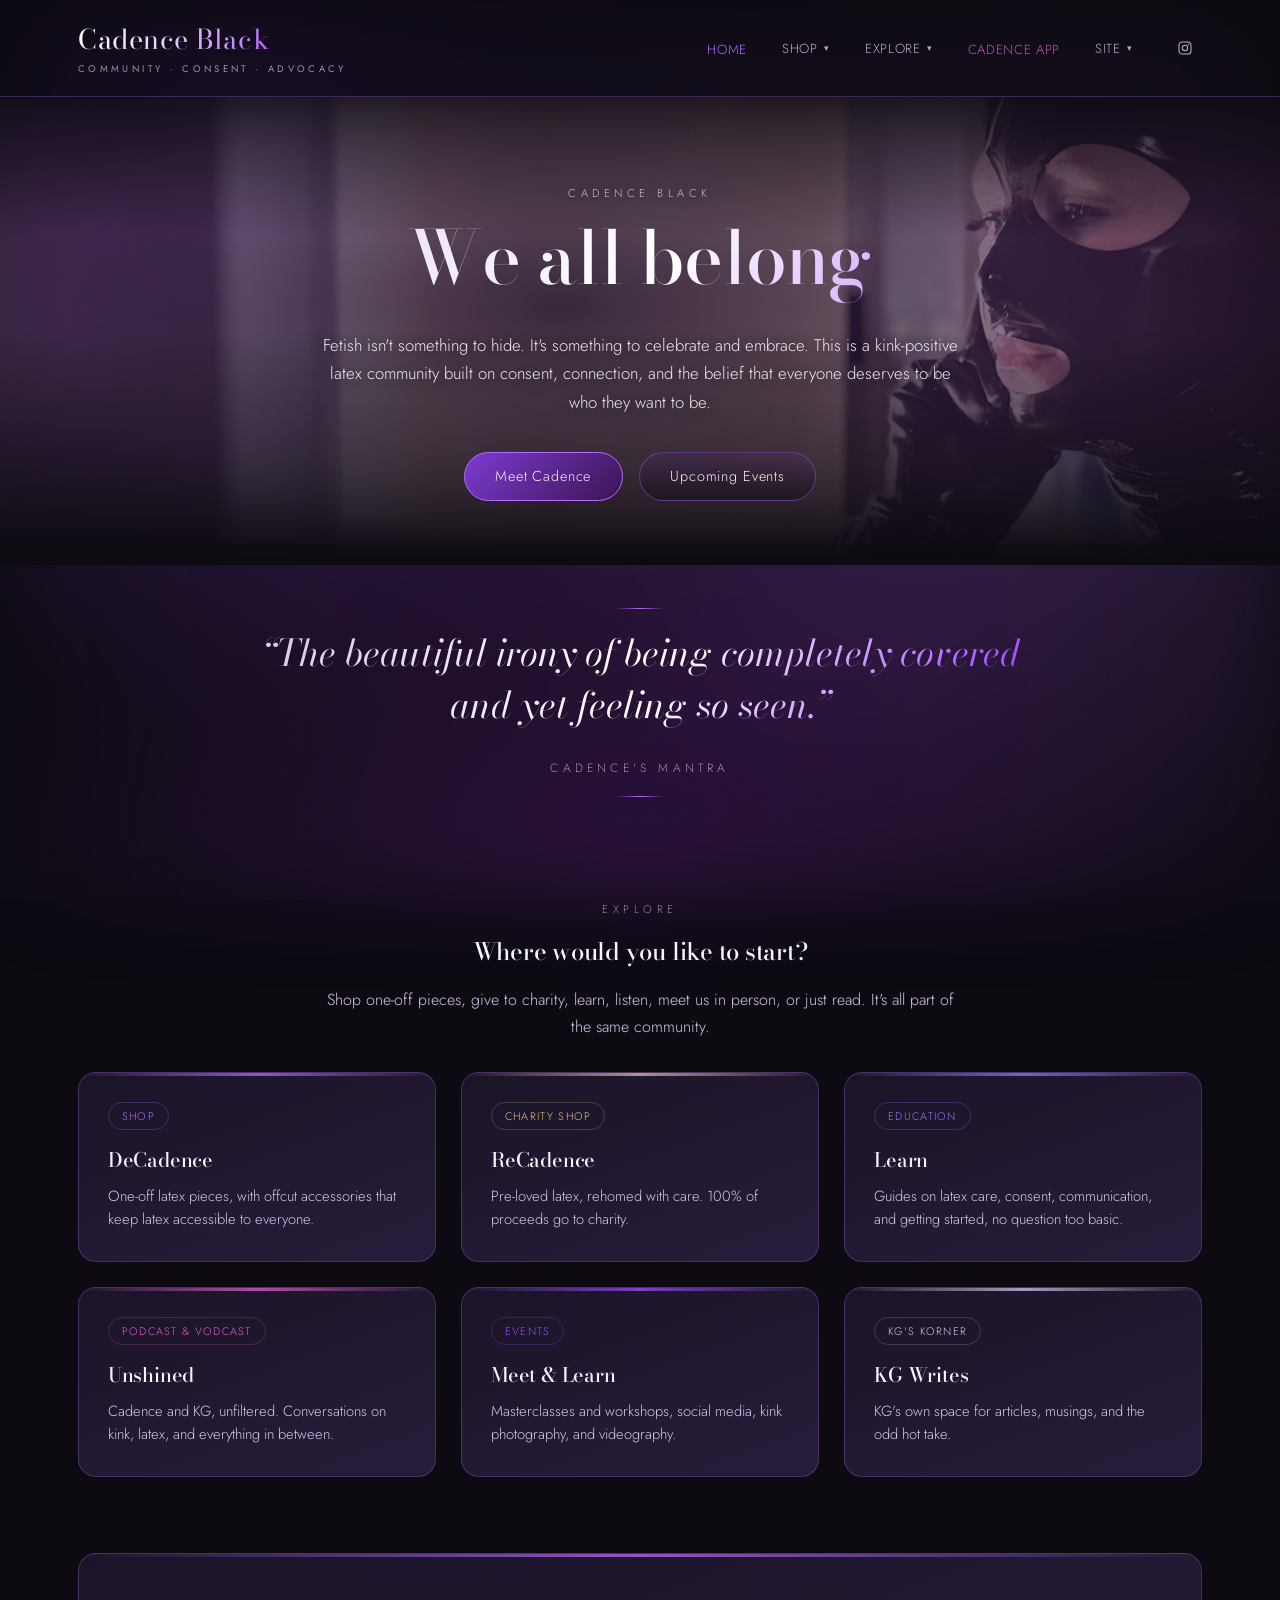
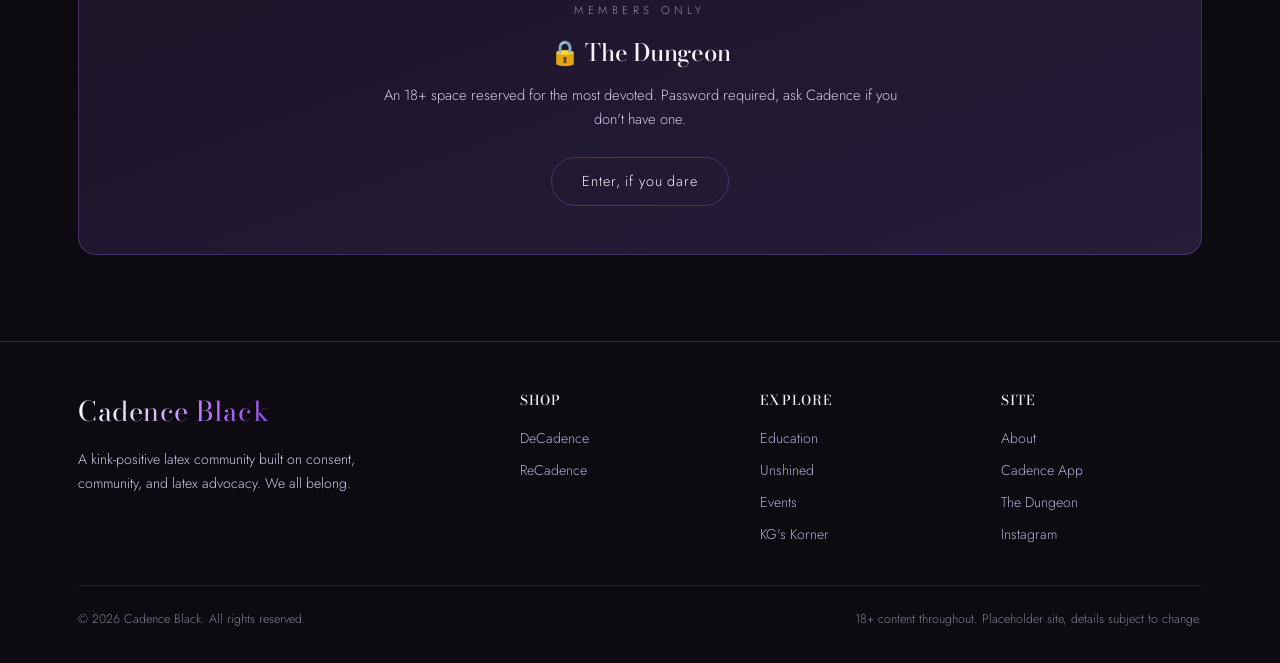
<file: home2.html>
<!DOCTYPE html>
<html lang="en">
<head>
<meta charset="UTF-8">
<meta name="viewport" content="width=device-width, initial-scale=1.0">
<title>Cadence Black, We All Belong</title>
<meta name="description" content="Cadence Black: a kink-positive latex community built on consent, community, and latex advocacy. One-off pieces, a 100%-to-charity shop, education, events, and the Unshined podcast.">
<link rel="stylesheet" href="assets/styles.css">
<style>
  /* home2 experiment: Cadence portrait behind the "We all belong" hero.
     All styles for this live here, so deleting home2.html removes everything. */
  /* tighter vertical rhythm */
  main section{ padding:2.4rem 0; }
  .section-head{ margin-bottom:2rem; }
  .mantra .rule{ margin:1.2rem auto; }
  .mantra{ padding:0.5rem 0; }

  .hero-photo{
    position:relative; overflow:hidden;
    padding:5.5rem 0 4rem;
  }
  .hero-photo .hp-bg{
    position:absolute; inset:0; z-index:0;
    /* oversized and left-anchored so her face (right of frame in the photo)
       lands at the far right of the hero */
    background:url('assets/Images/cadence-pc.jpg') left 24% / 135% auto no-repeat;
    opacity:0.68;
    filter:saturate(0.9);
  }
  .hero-photo .hp-bg::after{
    content:""; position:absolute; inset:0;
    /* scrim behind the centred text (biased left, away from her face)
       plus a light purple veil over the whole image */
    background:
      radial-gradient(ellipse 50% 62% at 44% 45%, rgba(13,10,18,0.72) 0%, rgba(13,10,18,0.25) 55%, transparent 78%),
      linear-gradient(115deg, rgba(107,47,179,0.34), rgba(58,21,82,0.38));
  }
  /* full-opacity fade layer ABOVE the dimmed image, so the bottom edge
     reaches the exact page colour and the seam disappears */
  .hero-photo::after{
    content:""; position:absolute; inset:0; z-index:0; pointer-events:none;
    background:linear-gradient(180deg,
      rgba(13,10,18,0.85) 0%, transparent 30%,
      transparent 50%, rgba(13,10,18,0.55) 78%, var(--black) 98%);
  }
  @media (max-width:820px){
    .hero-photo .hp-bg{ background-size:cover; background-position:right 24%; }
  }
  .hero-photo .wrap{ position:relative; z-index:1; }
  .hero-photo p.lead{
    color:var(--white); opacity:0.95;
    text-shadow:0 2px 18px rgba(13,10,18,0.9);
  }
  .hero-photo .eyebrow{ opacity:0.9; text-shadow:0 1px 12px rgba(13,10,18,0.9); }
</style>
</head>
<body>

<div class="glow"></div>
<div class="grain"></div>

<header class="site">
  <nav class="bar">
    <a href="home.html" class="brand">Cadence Black<small>Community &middot; Consent &middot; Advocacy</small></a>
    <button class="navtoggle" aria-label="Toggle menu">☰</button>
    <ul class="navlinks">
      <li><a href="home.html" class="active">Home</a></li>
      <li class="has-drop">
        <button type="button" class="droplink">Shop<span class="chev">&#9662;</span></button>
        <ul class="drop">
          <li><a href="shop.html">DeCadence</a></li>
          <li><a href="recadence.html">ReCadence</a></li>
        </ul>
      </li>
      <li class="has-drop">
        <button type="button" class="droplink">Explore<span class="chev">&#9662;</span></button>
        <ul class="drop">
          <li><a href="education.html">Education</a></li>
          <li><a href="unshined.html">Unshined</a></li>
          <li><a href="events.html">Events</a></li>
          <li><a href="kg-korner.html">KG's Korner</a></li>
        </ul>
      </li>
      <li><a href="cadence-app.html" class="applink">Cadence App</a></li>
      <li class="has-drop">
        <button type="button" class="droplink">Site<span class="chev">&#9662;</span></button>
        <ul class="drop">
          <li><a href="about.html">About</a></li>
          <li><a href="dungeon.html" class="locked">&#128274; The Dungeon</a></li>
          <li><a href="https://instagram.com/cadenceblacklatex" target="_blank" rel="noopener">Instagram</a></li>
        </ul>
      </li>
      <li><a href="https://instagram.com/cadenceblacklatex" class="ig-icon" target="_blank" rel="noopener" aria-label="Instagram"><svg viewBox="0 0 24 24" fill="none" stroke="currentColor" stroke-width="1.6"><rect x="3" y="3" width="18" height="18" rx="5"/><circle cx="12" cy="12" r="4"/><circle cx="17.2" cy="6.8" r="1" fill="currentColor" stroke="none"/></svg></a></li>
    </ul>
  </nav>
</header>

<main>
  <section class="hero hero-photo">
    <div class="hp-bg" role="img" aria-label="Cadence Black in a hooded black latex outfit"></div>
    <div class="wrap">
      <span class="eyebrow">Cadence Black</span>
      <h1 class="sheen">We all belong</h1>
      <p class="lead">Fetish isn't something to hide. It's something to celebrate and embrace. This is a kink-positive latex community built on consent, connection, and the belief that everyone deserves to be who they want to be.</p>
      <div class="actions">
        <a class="btn solid" href="about.html">Meet Cadence</a>
        <a class="btn" href="events.html">Upcoming Events</a>
      </div>
    </div>
  </section>

  <section style="padding-top:1rem;">
    <div class="wrap">
      <div class="mantra">
        <div class="rule"></div>
        <blockquote class="sheen">&ldquo;The beautiful irony of being completely covered and yet feeling so seen.&rdquo;</blockquote>
        <cite>Cadence's mantra</cite>
        <div class="rule"></div>
      </div>
    </div>
  </section>

  <section>
    <div class="wrap">
      <div class="section-head">
        <span class="eyebrow">Explore</span>
        <h2>Where would you like to start?</h2>
        <p>Shop one-off pieces, give to charity, learn, listen, meet us in person, or just read. It's all part of the same community.</p>
      </div>

      <div class="grid cols-3">
        <a class="card-link" href="shop.html">
          <div class="card tile t-purple">
            <span class="tag">Shop</span>
            <h3>DeCadence</h3>
            <p>One-off latex pieces, with offcut accessories that keep latex accessible to everyone.</p>
          </div>
        </a>
        <a class="card-link" href="recadence.html">
          <div class="card tile t-gold">
            <span class="tag">Charity Shop</span>
            <h3>ReCadence</h3>
            <p>Pre-loved latex, rehomed with care. 100% of proceeds go to charity.</p>
          </div>
        </a>
        <a class="card-link" href="education.html">
          <div class="card tile t-violet">
            <span class="tag">Education</span>
            <h3>Learn</h3>
            <p>Guides on latex care, consent, communication, and getting started, no question too basic.</p>
          </div>
        </a>
        <a class="card-link" href="unshined.html">
          <div class="card tile t-magenta">
            <span class="tag">Podcast &amp; Vodcast</span>
            <h3>Unshined</h3>
            <p>Cadence and KG, unfiltered. Conversations on kink, latex, and everything in between.</p>
          </div>
        </a>
        <a class="card-link" href="events.html">
          <div class="card tile t-deep">
            <span class="tag">Events</span>
            <h3>Meet &amp; Learn</h3>
            <p>Masterclasses and workshops, social media, kink photography, and videography.</p>
          </div>
        </a>
        <a class="card-link" href="kg-korner.html">
          <div class="card tile t-lav">
            <span class="tag">KG's Korner</span>
            <h3>KG Writes</h3>
            <p>KG's own space for articles, musings, and the odd hot take.</p>
          </div>
        </a>
      </div>
    </div>
  </section>

  <section>
    <div class="wrap">
      <div class="card tile t-purple center" style="padding:3rem 2rem;">
        <span class="eyebrow">Members only</span>
        <h2 style="margin-bottom:0.8rem;">🔒 The Dungeon</h2>
        <p style="color:var(--lavender); max-width:520px; margin:0 auto 1.6rem;">An 18+ space reserved for the most devoted. Password required, ask Cadence if you don't have one.</p>
        <a class="btn ghost" href="dungeon.html">Enter, if you dare</a>
      </div>
    </div>
  </section>
</main>

<footer class="site">
  <div class="wrap">
    <div class="footer-grid">
      <div>
        <div class="brand" style="margin-bottom:0.8rem; display:inline-block;">Cadence Black</div>
        <p style="color:var(--lavender); font-size:0.88rem; line-height:1.7; max-width:320px;">A kink-positive latex community built on consent, community, and latex advocacy. We all belong.</p>
      </div>
      <div>
        <h4>Shop</h4>
        <ul>
          <li><a href="shop.html">DeCadence</a></li>
          <li><a href="recadence.html">ReCadence</a></li>
        </ul>
      </div>
      <div>
        <h4>Explore</h4>
        <ul>
          <li><a href="education.html">Education</a></li>
          <li><a href="unshined.html">Unshined</a></li>
          <li><a href="events.html">Events</a></li>
          <li><a href="kg-korner.html">KG's Korner</a></li>
        </ul>
      </div>
      <div>
        <h4>Site</h4>
        <ul>
          <li><a href="about.html">About</a></li>
          <li><a href="cadence-app.html">Cadence App</a></li>
          <li><a href="dungeon.html">The Dungeon</a></li>
          <li><a href="https://instagram.com/cadenceblacklatex" target="_blank" rel="noopener">Instagram</a></li>
        </ul>
      </div>
    </div>
    <div class="footer-bottom">
      <span>&copy; 2026 Cadence Black. All rights reserved.</span>
      <span>18+ content throughout. Placeholder site, details subject to change.</span>
    </div>
  </div>
</footer>

<script src="assets/site.js"></script>
</body>
</html>
</file>
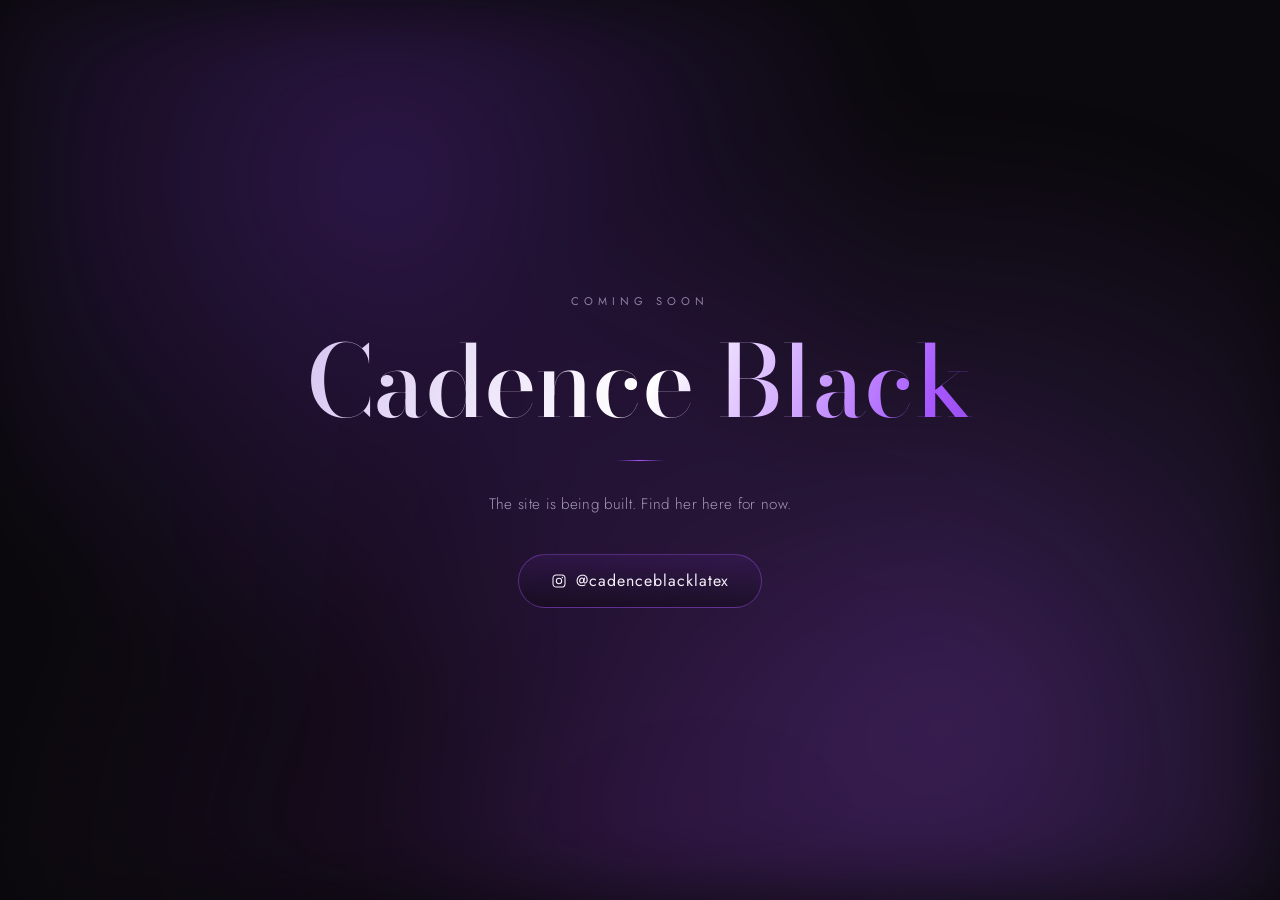
<file: index1.html>
<!DOCTYPE html>
<html lang="en">
<head>
<meta charset="UTF-8">
<meta name="viewport" content="width=device-width, initial-scale=1.0">
<title>Cadence Black</title>
<style>
  @import url('https://fonts.googleapis.com/css2?family=Bodoni+Moda:ital,opsz,wght@0,6..96,400;0,6..96,500;1,6..96,400&family=Jost:wght@300;400;500&display=swap');

  :root{
    --black: #0a080c;
    --panel: #14101a;
    --purple-deep: #2b0f3a;
    --purple: #6b2fb3;
    --purple-bright: #a758ff;
    --lavender: #c9b8e0;
    --white: #f3eef8;
  }

  *{ margin:0; padding:0; box-sizing:border-box; }

  html, body{
    height:100%;
  }

  body{
    background: var(--black);
    color: var(--white);
    font-family: 'Jost', sans-serif;
    display:flex;
    align-items:center;
    justify-content:center;
    overflow:hidden;
    position:relative;
  }

  /* ambient latex-sheen background */
  .glow{
    position:absolute;
    inset:0;
    background:
      radial-gradient(circle at 30% 20%, rgba(107,47,179,0.35), transparent 45%),
      radial-gradient(circle at 75% 80%, rgba(167,88,255,0.25), transparent 50%),
      radial-gradient(circle at 50% 100%, rgba(43,15,58,0.6), transparent 60%);
    filter: blur(40px);
    z-index:0;
  }

  .grain{
    position:absolute;
    inset:0;
    z-index:0;
    opacity:0.05;
    background-image: url("data:image/svg+xml,%3Csvg xmlns='http://www.w3.org/2000/svg' width='120' height='120'%3E%3Cfilter id='n'%3E%3CfeTurbulence type='fractalNoise' baseFrequency='0.9' numOctaves='2' stitchTiles='stitch'/%3E%3C/filter%3E%3Crect width='100%25' height='100%25' filter='url(%23n)'/%3E%3C/svg%3E");
    mix-blend-mode: overlay;
  }

  .card{
    position:relative;
    z-index:1;
    text-align:center;
    padding: 4rem 3.5rem;
    max-width: 90vw;
  }

  .eyebrow{
    font-size: 0.7rem;
    letter-spacing: 0.45em;
    text-transform: uppercase;
    color: var(--lavender);
    opacity:0.65;
    margin-bottom: 1.6rem;
  }

  h1{
    font-family: 'Bodoni Moda', serif;
    font-weight: 500;
    font-size: clamp(3rem, 9vw, 6.2rem);
    line-height: 0.95;
    letter-spacing: -0.01em;
    background: linear-gradient(115deg, #d8c6f2 0%, #ffffff 18%, #a758ff 32%, #5b1f8f 48%, #ffffff 62%, #7b3bc9 80%, #e6d8fa 100%);
    background-size: 300% 100%;
    -webkit-background-clip: text;
    background-clip: text;
    color: transparent;
    animation: sheen 9s ease-in-out infinite;
  }

  @keyframes sheen{
    0%   { background-position: 0% 50%; }
    50%  { background-position: 100% 50%; }
    100% { background-position: 0% 50%; }
  }

  .rule{
    width: 48px;
    height: 1px;
    background: linear-gradient(90deg, transparent, var(--purple-bright), transparent);
    margin: 2rem auto;
  }

  .status{
    font-size: 0.95rem;
    color: var(--lavender);
    opacity: 0.8;
    margin-bottom: 2.4rem;
    font-weight: 300;
    letter-spacing: 0.02em;
  }

  a.handle{
    display:inline-flex;
    align-items:center;
    gap: 0.6rem;
    text-decoration:none;
    color: var(--white);
    font-size: 1rem;
    letter-spacing: 0.06em;
    padding: 0.9rem 2rem;
    border: 1px solid rgba(167,88,255,0.4);
    border-radius: 999px;
    background: linear-gradient(180deg, rgba(107,47,179,0.15), rgba(10,8,12,0.4));
    transition: all 0.35s ease;
  }

  a.handle:hover{
    border-color: var(--purple-bright);
    background: linear-gradient(180deg, rgba(167,88,255,0.25), rgba(43,15,58,0.5));
    box-shadow: 0 0 30px rgba(167,88,255,0.25);
    transform: translateY(-1px);
  }

  a.handle svg{
    width: 16px;
    height: 16px;
    flex-shrink:0;
  }

  @media (prefers-reduced-motion: reduce){
    h1{ animation: none; background-position: 30% 50%; }
    a.handle{ transition:none; }
  }

  @media (max-width: 480px){
    .card{ padding: 2.5rem 1.5rem; }
  }
</style>
</head>
<body>

  <div class="glow"></div>
  <div class="grain"></div>

  <div class="card">
    <div class="eyebrow">Coming Soon</div>
    <h1>Cadence Black</h1>
    <div class="rule"></div>
    <div class="status">The site is being built. Find her here for now.</div>
    <a class="handle" href="https://instagram.com/cadenceblacklatex" target="_blank" rel="noopener">
      <svg viewBox="0 0 24 24" fill="none" stroke="currentColor" stroke-width="1.6">
        <rect x="3" y="3" width="18" height="18" rx="5"/>
        <circle cx="12" cy="12" r="4"/>
        <circle cx="17.2" cy="6.8" r="1" fill="currentColor" stroke="none"/>
      </svg>
      @cadenceblacklatex
    </a>
  </div>

</body>
</html>
</file>
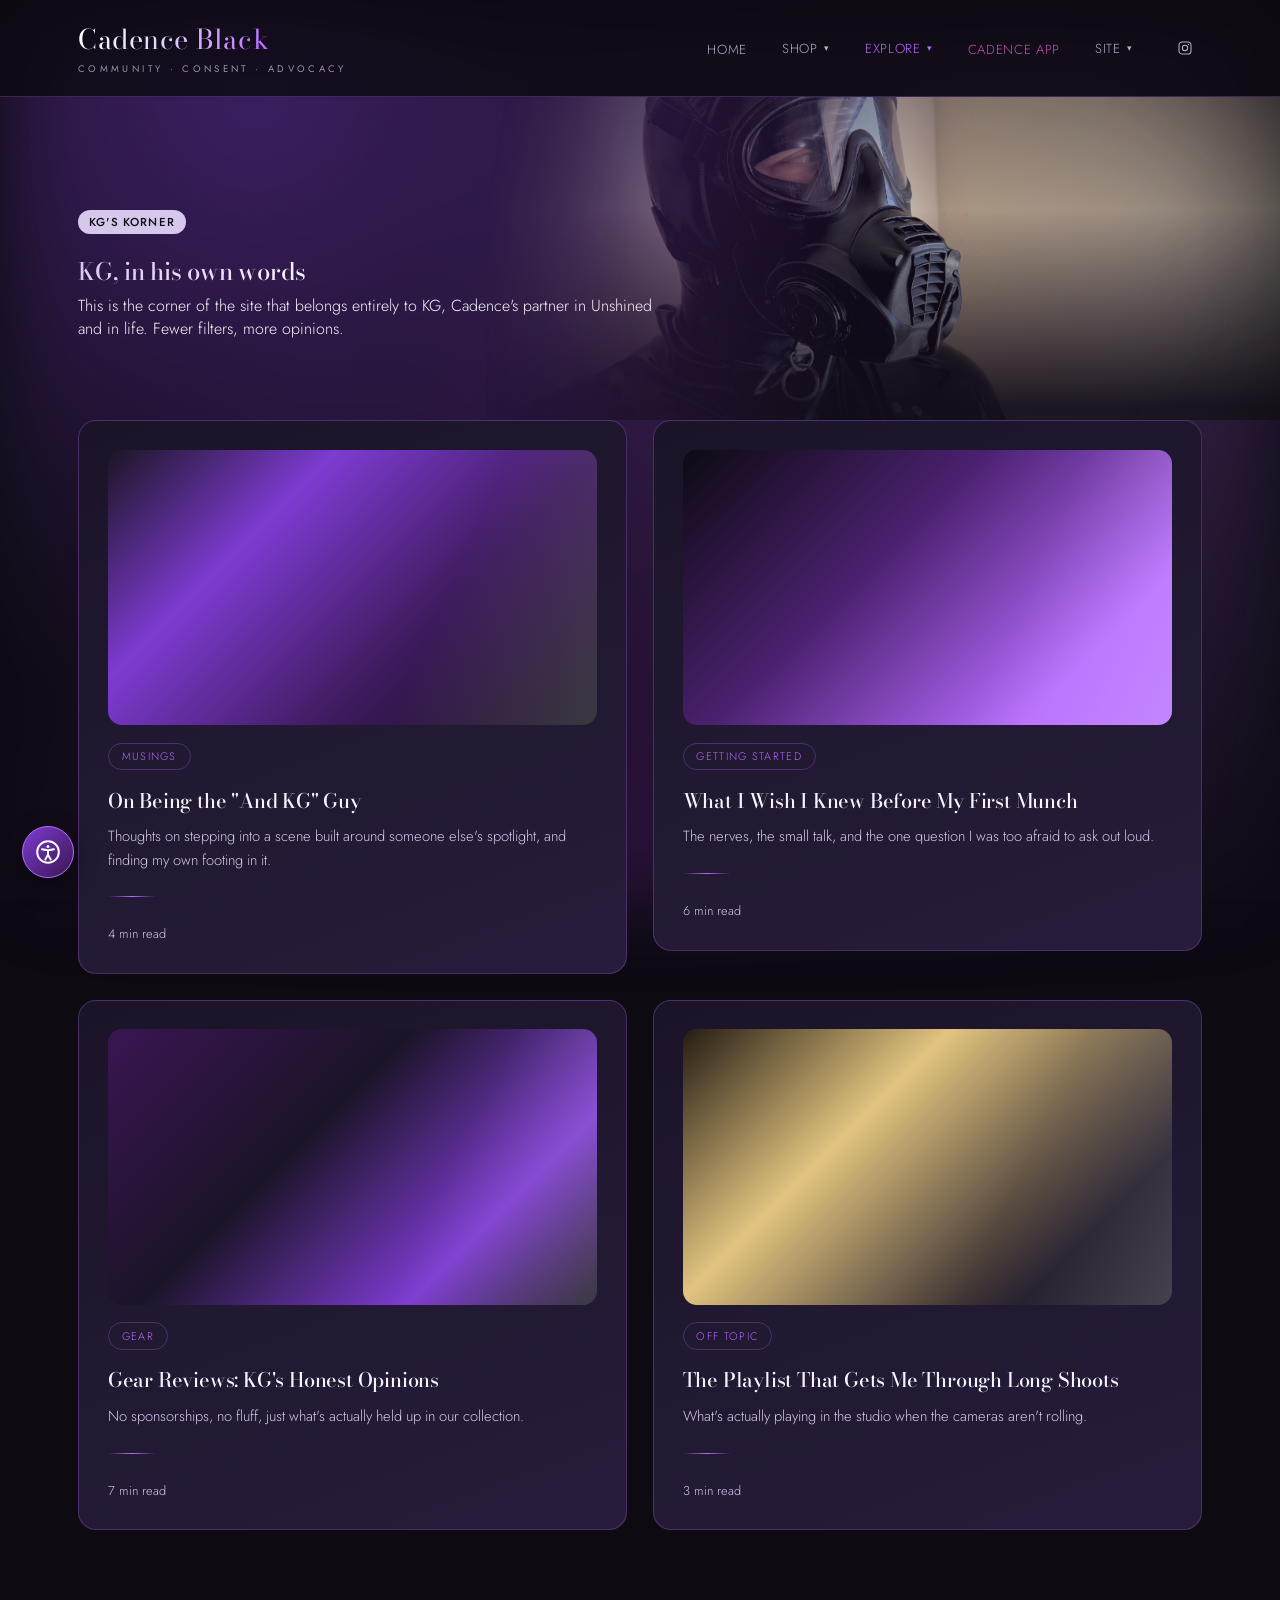
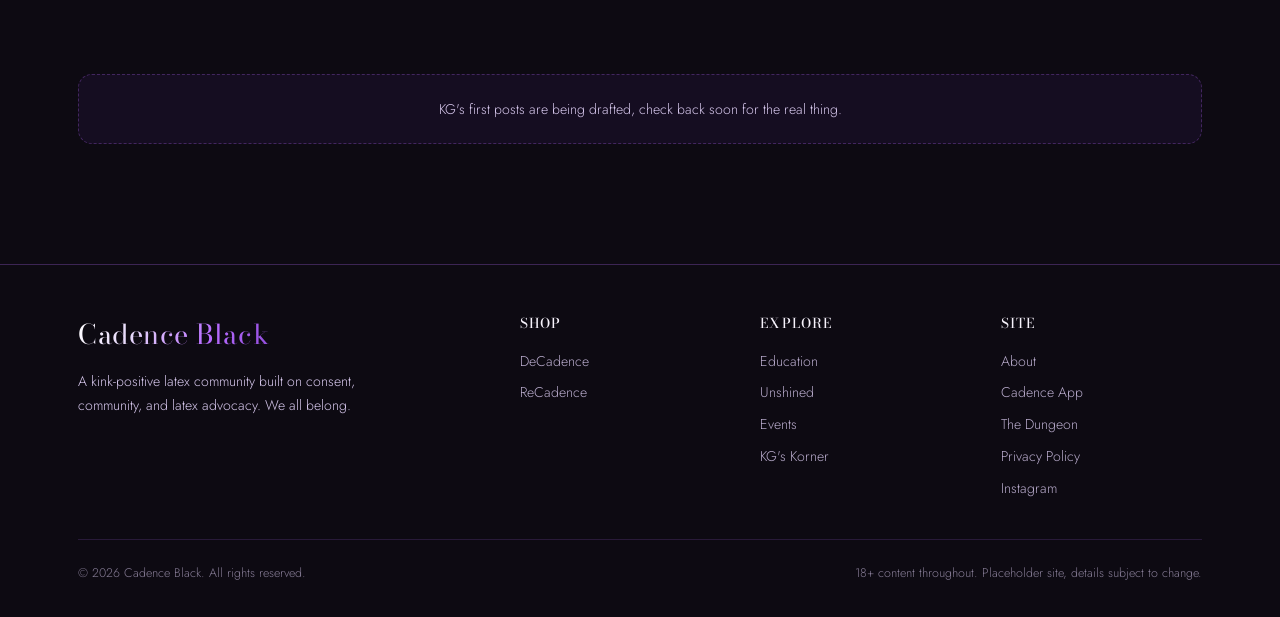
<file: kg-korner.html>
<!DOCTYPE html>
<html lang="en">
<head>
<meta charset="UTF-8">
<meta name="viewport" content="width=device-width, initial-scale=1.0">
<title>KG's Korner | Cadence Black</title>
<meta name="description" content="KG's Korner: articles, musings, and honest takes from Cadence's co-host and partner.">
<link rel="stylesheet" href="assets/styles.css">
<link rel="stylesheet" href="assets/access.css">
</head>
<body>

<div class="glow"></div>
<div class="grain"></div>

<header class="site">
  <nav class="bar">
    <a href="home.html" class="brand">Cadence Black<small>Community &middot; Consent &middot; Advocacy</small></a>
    <button class="navtoggle" aria-label="Toggle menu">☰</button>
    <ul class="navlinks">
      <li><a href="home.html">Home</a></li>
      <li class="has-drop">
        <button type="button" class="droplink">Shop<span class="chev">&#9662;</span></button>
        <ul class="drop">
          <li><a href="shop.html">DeCadence</a></li>
          <li><a href="recadence.html">ReCadence</a></li>
        </ul>
      </li>
      <li class="has-drop">
        <button type="button" class="droplink active">Explore<span class="chev">&#9662;</span></button>
        <ul class="drop">
          <li><a href="education.html">Education</a></li>
          <li><a href="unshined.html">Unshined</a></li>
          <li><a href="events.html">Events</a></li>
          <li><a href="kg-korner.html" class="active">KG's Korner</a></li>
        </ul>
      </li>
      <li><a href="cadence-app.html" class="applink">Cadence App</a></li>
      <li class="has-drop">
        <button type="button" class="droplink">Site<span class="chev">&#9662;</span></button>
        <ul class="drop">
          <li><a href="about.html">About</a></li>
          <li><a href="dungeon.html" class="locked">&#128274; The Dungeon</a></li>
          <li><a href="https://instagram.com/cadenceblacklatex" target="_blank" rel="noopener">Instagram</a></li>
        </ul>
      </li>
      <li><a href="https://instagram.com/cadenceblacklatex" class="ig-icon" target="_blank" rel="noopener" aria-label="Instagram"><svg viewBox="0 0 24 24" fill="none" stroke="currentColor" stroke-width="1.6"><rect x="3" y="3" width="18" height="18" rx="5"/><circle cx="12" cy="12" r="4"/><circle cx="17.2" cy="6.8" r="1" fill="currentColor" stroke="none"/></svg></a></li>
    </ul>
  </nav>
</header>

<main>
  <section class="photo-hero">
    <div class="ph-img" style="background-image:url('assets/Images/KG.jpg');" role="img" aria-label="KG in a black latex hood, gas mask, and chest harness"></div>
    <div class="wrap">
      <div class="ph-text">
        <span class="badge-inline" style="margin-bottom:1.2rem;">KG's Korner</span>
        <h1 class="sheen">KG, in his own words</h1>
        <p class="lead">This is the corner of the site that belongs entirely to KG, Cadence's partner in Unshined and in life. Fewer filters, more opinions.</p>
      </div>
    </div>
  </section>

  <section style="padding-top:0;">
    <div class="wrap">
      <div class="grid cols-2">

        <a class="card-link" href="#">
          <div class="card">
            <div class="swatch b" style="aspect-ratio:16/9;"></div>
            <span class="tag">Musings</span>
            <h3>On Being the "And KG" Guy</h3>
            <p>Thoughts on stepping into a scene built around someone else's spotlight, and finding my own footing in it.</p>
            <div class="rule left"></div>
            <span style="font-size:0.8rem; color:var(--lavender);">4 min read</span>
          </div>
        </a>

        <a class="card-link" href="#">
          <div class="card">
            <div class="swatch c" style="aspect-ratio:16/9;"></div>
            <span class="tag">Getting Started</span>
            <h3>What I Wish I Knew Before My First Munch</h3>
            <p>The nerves, the small talk, and the one question I was too afraid to ask out loud.</p>
            <div class="rule left"></div>
            <span style="font-size:0.8rem; color:var(--lavender);">6 min read</span>
          </div>
        </a>

        <a class="card-link" href="#">
          <div class="card">
            <div class="swatch a" style="aspect-ratio:16/9;"></div>
            <span class="tag">Gear</span>
            <h3>Gear Reviews: KG's Honest Opinions</h3>
            <p>No sponsorships, no fluff, just what's actually held up in our collection.</p>
            <div class="rule left"></div>
            <span style="font-size:0.8rem; color:var(--lavender);">7 min read</span>
          </div>
        </a>

        <a class="card-link" href="#">
          <div class="card">
            <div class="swatch gold" style="aspect-ratio:16/9;"></div>
            <span class="tag">Off Topic</span>
            <h3>The Playlist That Gets Me Through Long Shoots</h3>
            <p>What's actually playing in the studio when the cameras aren't rolling.</p>
            <div class="rule left"></div>
            <span style="font-size:0.8rem; color:var(--lavender);">3 min read</span>
          </div>
        </a>

      </div>
    </div>
  </section>

  <section>
    <div class="wrap">
      <div class="notice center">
        KG's first posts are being drafted, check back soon for the real thing.
      </div>
    </div>
  </section>
</main>

<footer class="site">
  <div class="wrap">
    <div class="footer-grid">
      <div>
        <div class="brand" style="margin-bottom:0.8rem; display:inline-block;">Cadence Black</div>
        <p style="color:var(--lavender); font-size:0.88rem; line-height:1.7; max-width:320px;">A kink-positive latex community built on consent, community, and latex advocacy. We all belong.</p>
      </div>
      <div>
        <h4>Shop</h4>
        <ul>
          <li><a href="shop.html">DeCadence</a></li>
          <li><a href="recadence.html">ReCadence</a></li>
        </ul>
      </div>
      <div>
        <h4>Explore</h4>
        <ul>
          <li><a href="education.html">Education</a></li>
          <li><a href="unshined.html">Unshined</a></li>
          <li><a href="events.html">Events</a></li>
          <li><a href="kg-korner.html">KG's Korner</a></li>
        </ul>
      </div>
      <div>
        <h4>Site</h4>
        <ul>
          <li><a href="about.html">About</a></li>
          <li><a href="cadence-app.html">Cadence App</a></li>
          <li><a href="dungeon.html">The Dungeon</a></li>
          <li><a href="privacy.html">Privacy Policy</a></li>
          <li><a href="https://instagram.com/cadenceblacklatex" target="_blank" rel="noopener">Instagram</a></li>
        </ul>
      </div>
    </div>
    <div class="footer-bottom">
      <span>&copy; 2026 Cadence Black. All rights reserved.</span>
      <span>18+ content throughout. Placeholder site, details subject to change.</span>
    </div>
  </div>
</footer>

<script src="assets/site.js"></script>
<script src="assets/access.js"></script>
</body>
</html>
</file>
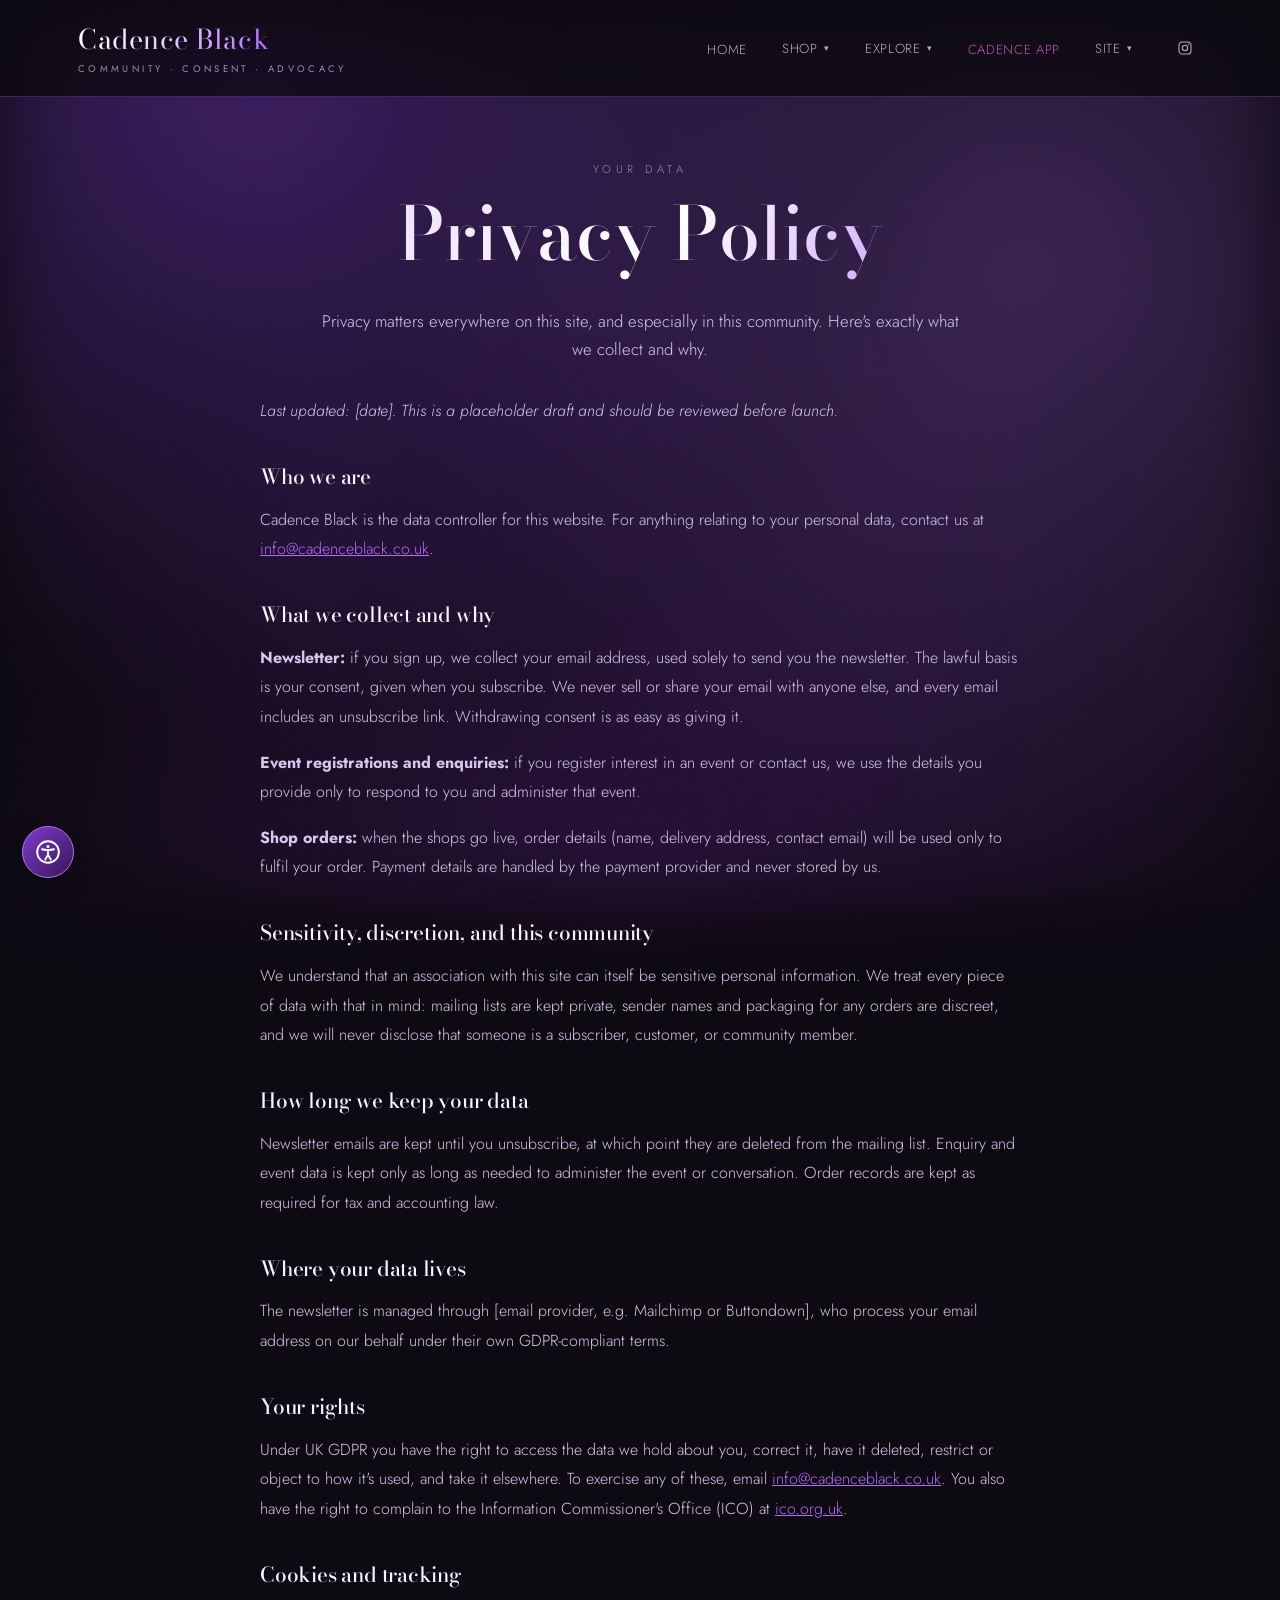
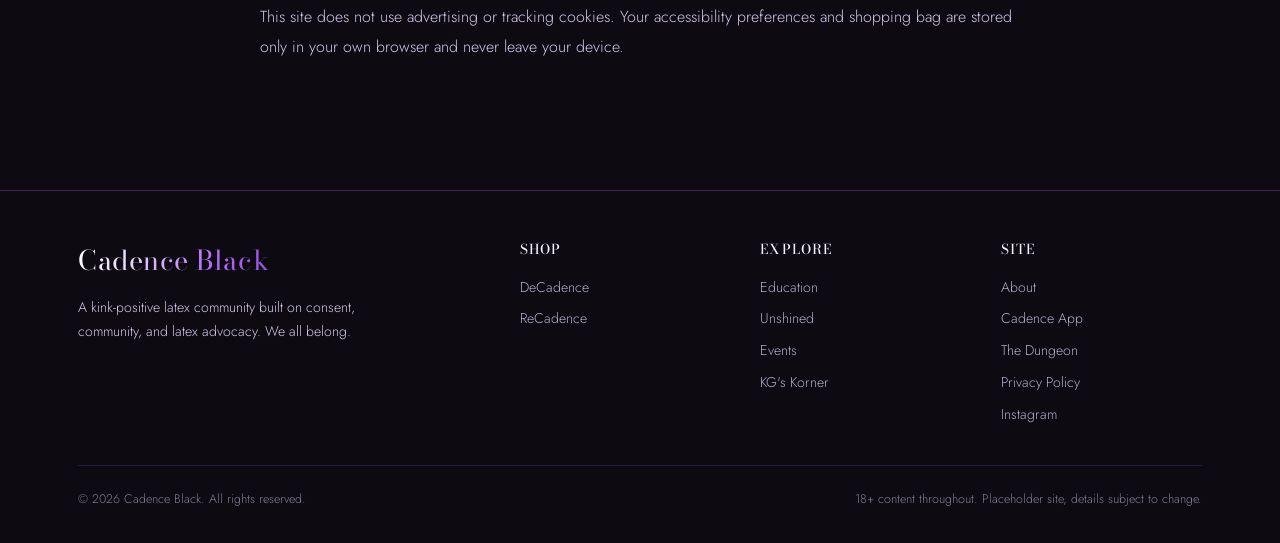
<file: privacy.html>
<!DOCTYPE html>
<html lang="en">
<head>
<meta charset="UTF-8">
<meta name="viewport" content="width=device-width, initial-scale=1.0">
<title>Privacy Policy | Cadence Black</title>
<meta name="description" content="How Cadence Black collects, uses, and protects your personal data.">
<link rel="stylesheet" href="assets/styles.css">
<link rel="stylesheet" href="assets/access.css">
<style>
  .policy{ max-width:760px; margin:0 auto; }
  .policy h2{ font-size:1.3rem; margin:2.2rem 0 0.8rem; }
  .policy p{ color:var(--lavender); line-height:1.85; margin-bottom:1rem; }
  .policy a{ color:var(--purple-bright); }
</style>
</head>
<body>

<div class="glow"></div>
<div class="grain"></div>

<header class="site">
  <nav class="bar">
    <a href="home.html" class="brand">Cadence Black<small>Community &middot; Consent &middot; Advocacy</small></a>
    <button class="navtoggle" aria-label="Toggle menu">☰</button>
    <ul class="navlinks">
      <li><a href="home.html">Home</a></li>
      <li class="has-drop">
        <button type="button" class="droplink">Shop<span class="chev">&#9662;</span></button>
        <ul class="drop">
          <li><a href="shop.html">DeCadence</a></li>
          <li><a href="recadence.html">ReCadence</a></li>
        </ul>
      </li>
      <li class="has-drop">
        <button type="button" class="droplink">Explore<span class="chev">&#9662;</span></button>
        <ul class="drop">
          <li><a href="education.html">Education</a></li>
          <li><a href="unshined.html">Unshined</a></li>
          <li><a href="events.html">Events</a></li>
          <li><a href="kg-korner.html">KG's Korner</a></li>
        </ul>
      </li>
      <li><a href="cadence-app.html" class="applink">Cadence App</a></li>
      <li class="has-drop">
        <button type="button" class="droplink">Site<span class="chev">&#9662;</span></button>
        <ul class="drop">
          <li><a href="about.html">About</a></li>
          <li><a href="dungeon.html" class="locked">&#128274; The Dungeon</a></li>
          <li><a href="https://instagram.com/cadenceblacklatex" target="_blank" rel="noopener">Instagram</a></li>
        </ul>
      </li>
      <li><a href="https://instagram.com/cadenceblacklatex" class="ig-icon" target="_blank" rel="noopener" aria-label="Instagram"><svg viewBox="0 0 24 24" fill="none" stroke="currentColor" stroke-width="1.6"><rect x="3" y="3" width="18" height="18" rx="5"/><circle cx="12" cy="12" r="4"/><circle cx="17.2" cy="6.8" r="1" fill="currentColor" stroke="none"/></svg></a></li>
    </ul>
  </nav>
</header>

<main>
  <section class="hero" style="padding:4rem 0 1rem;">
    <div class="wrap">
      <span class="eyebrow">Your data</span>
      <h1 class="sheen">Privacy Policy</h1>
      <p class="lead">Privacy matters everywhere on this site, and especially in this community. Here's exactly what we collect and why.</p>
    </div>
  </section>

  <section style="padding-top:1rem; padding-bottom:4rem;">
    <div class="wrap">
      <div class="policy">
        <p><em>Last updated: [date]. This is a placeholder draft and should be reviewed before launch.</em></p>

        <h2>Who we are</h2>
        <p>Cadence Black is the data controller for this website. For anything relating to your personal data, contact us at <a href="mailto:info@cadenceblack.co.uk">info@cadenceblack.co.uk</a>.</p>

        <h2>What we collect and why</h2>
        <p><strong>Newsletter:</strong> if you sign up, we collect your email address, used solely to send you the newsletter. The lawful basis is your consent, given when you subscribe. We never sell or share your email with anyone else, and every email includes an unsubscribe link. Withdrawing consent is as easy as giving it.</p>
        <p><strong>Event registrations and enquiries:</strong> if you register interest in an event or contact us, we use the details you provide only to respond to you and administer that event.</p>
        <p><strong>Shop orders:</strong> when the shops go live, order details (name, delivery address, contact email) will be used only to fulfil your order. Payment details are handled by the payment provider and never stored by us.</p>

        <h2>Sensitivity, discretion, and this community</h2>
        <p>We understand that an association with this site can itself be sensitive personal information. We treat every piece of data with that in mind: mailing lists are kept private, sender names and packaging for any orders are discreet, and we will never disclose that someone is a subscriber, customer, or community member.</p>

        <h2>How long we keep your data</h2>
        <p>Newsletter emails are kept until you unsubscribe, at which point they are deleted from the mailing list. Enquiry and event data is kept only as long as needed to administer the event or conversation. Order records are kept as required for tax and accounting law.</p>

        <h2>Where your data lives</h2>
        <p>The newsletter is managed through [email provider, e.g. Mailchimp or Buttondown], who process your email address on our behalf under their own GDPR-compliant terms.</p>

        <h2>Your rights</h2>
        <p>Under UK GDPR you have the right to access the data we hold about you, correct it, have it deleted, restrict or object to how it's used, and take it elsewhere. To exercise any of these, email <a href="mailto:info@cadenceblack.co.uk">info@cadenceblack.co.uk</a>. You also have the right to complain to the Information Commissioner's Office (ICO) at <a href="https://ico.org.uk" target="_blank" rel="noopener">ico.org.uk</a>.</p>

        <h2>Cookies and tracking</h2>
        <p>This site does not use advertising or tracking cookies. Your accessibility preferences and shopping bag are stored only in your own browser and never leave your device.</p>
      </div>
    </div>
  </section>
</main>

<footer class="site">
  <div class="wrap">
    <div class="footer-grid">
      <div>
        <div class="brand" style="margin-bottom:0.8rem; display:inline-block;">Cadence Black</div>
        <p style="color:var(--lavender); font-size:0.88rem; line-height:1.7; max-width:320px;">A kink-positive latex community built on consent, community, and latex advocacy. We all belong.</p>
      </div>
      <div>
        <h4>Shop</h4>
        <ul>
          <li><a href="shop.html">DeCadence</a></li>
          <li><a href="recadence.html">ReCadence</a></li>
        </ul>
      </div>
      <div>
        <h4>Explore</h4>
        <ul>
          <li><a href="education.html">Education</a></li>
          <li><a href="unshined.html">Unshined</a></li>
          <li><a href="events.html">Events</a></li>
          <li><a href="kg-korner.html">KG's Korner</a></li>
        </ul>
      </div>
      <div>
        <h4>Site</h4>
        <ul>
          <li><a href="about.html">About</a></li>
          <li><a href="cadence-app.html">Cadence App</a></li>
          <li><a href="dungeon.html">The Dungeon</a></li>
          <li><a href="privacy.html">Privacy Policy</a></li>
          <li><a href="https://instagram.com/cadenceblacklatex" target="_blank" rel="noopener">Instagram</a></li>
        </ul>
      </div>
    </div>
    <div class="footer-bottom">
      <span>&copy; 2026 Cadence Black. All rights reserved.</span>
      <span>18+ content throughout. Placeholder site, details subject to change.</span>
    </div>
  </div>
</footer>

<script src="assets/site.js"></script>
<script src="assets/access.js"></script>
</body>
</html>
</file>
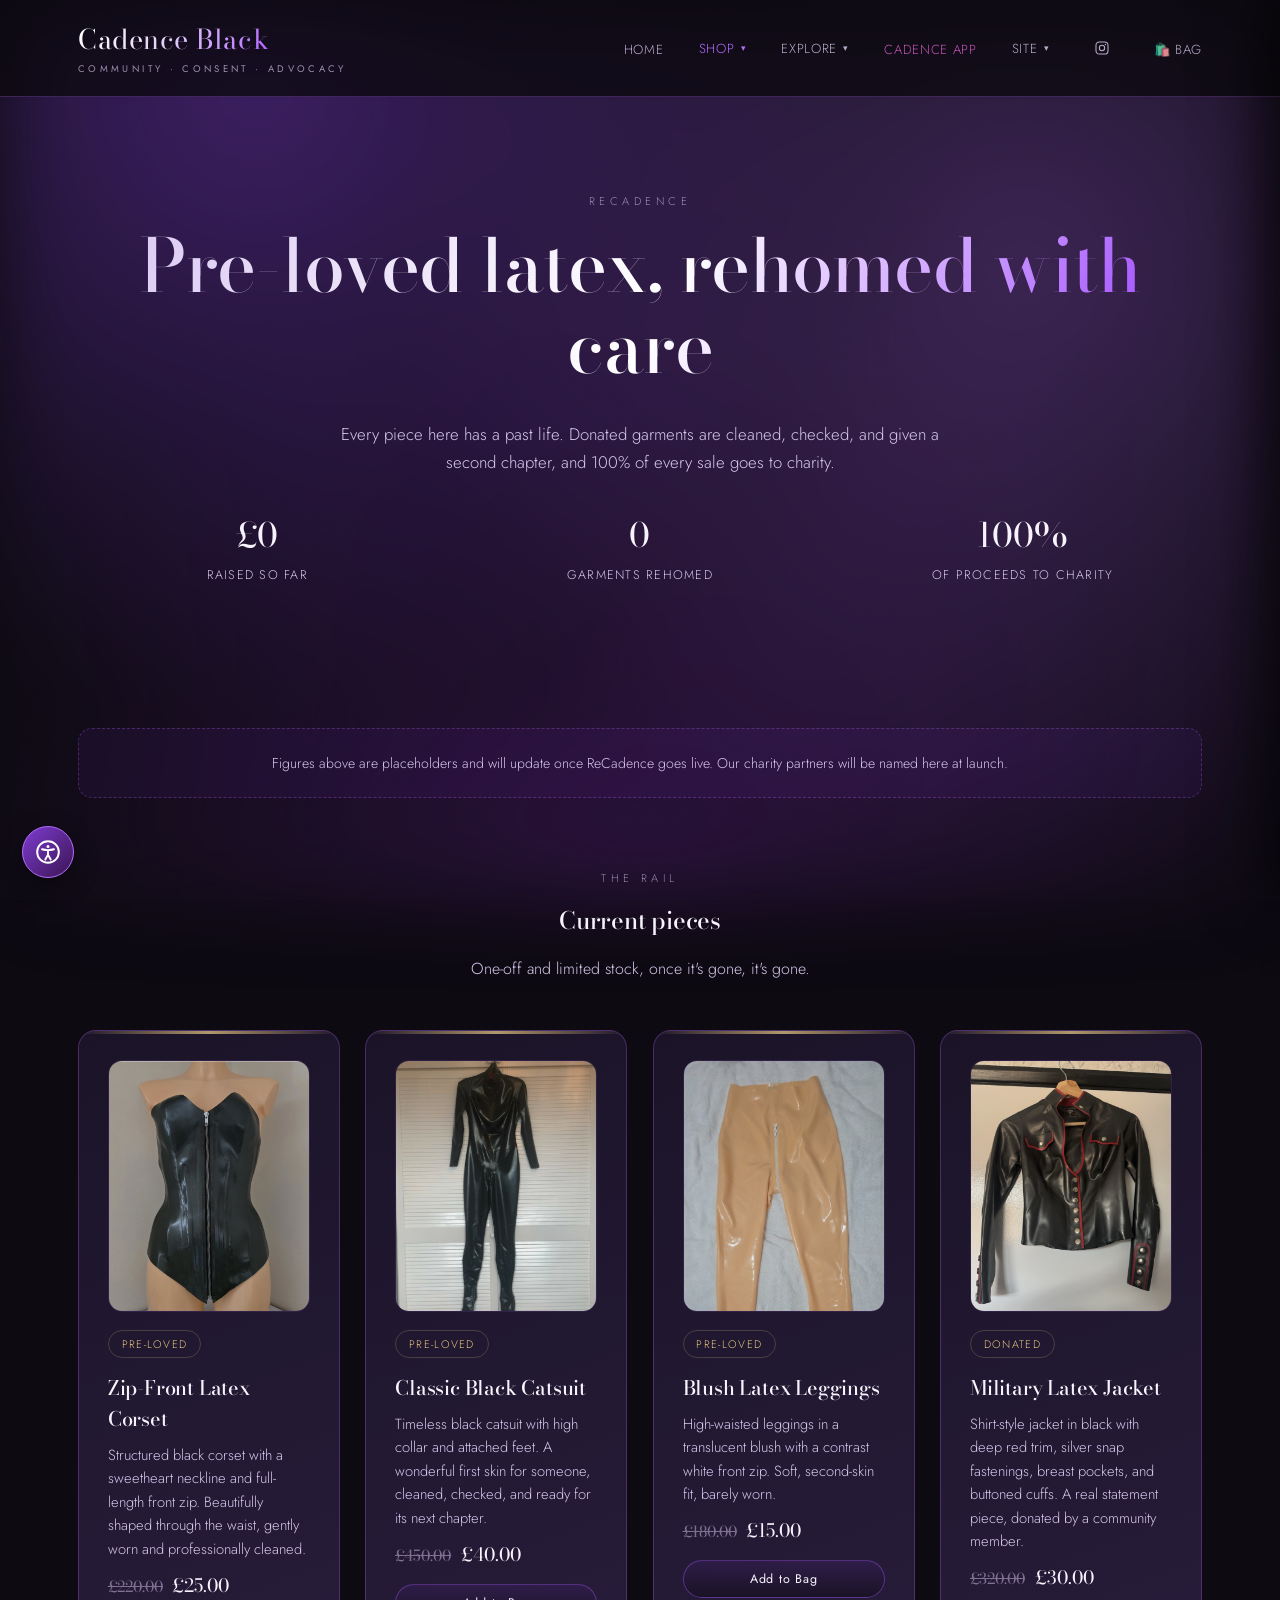
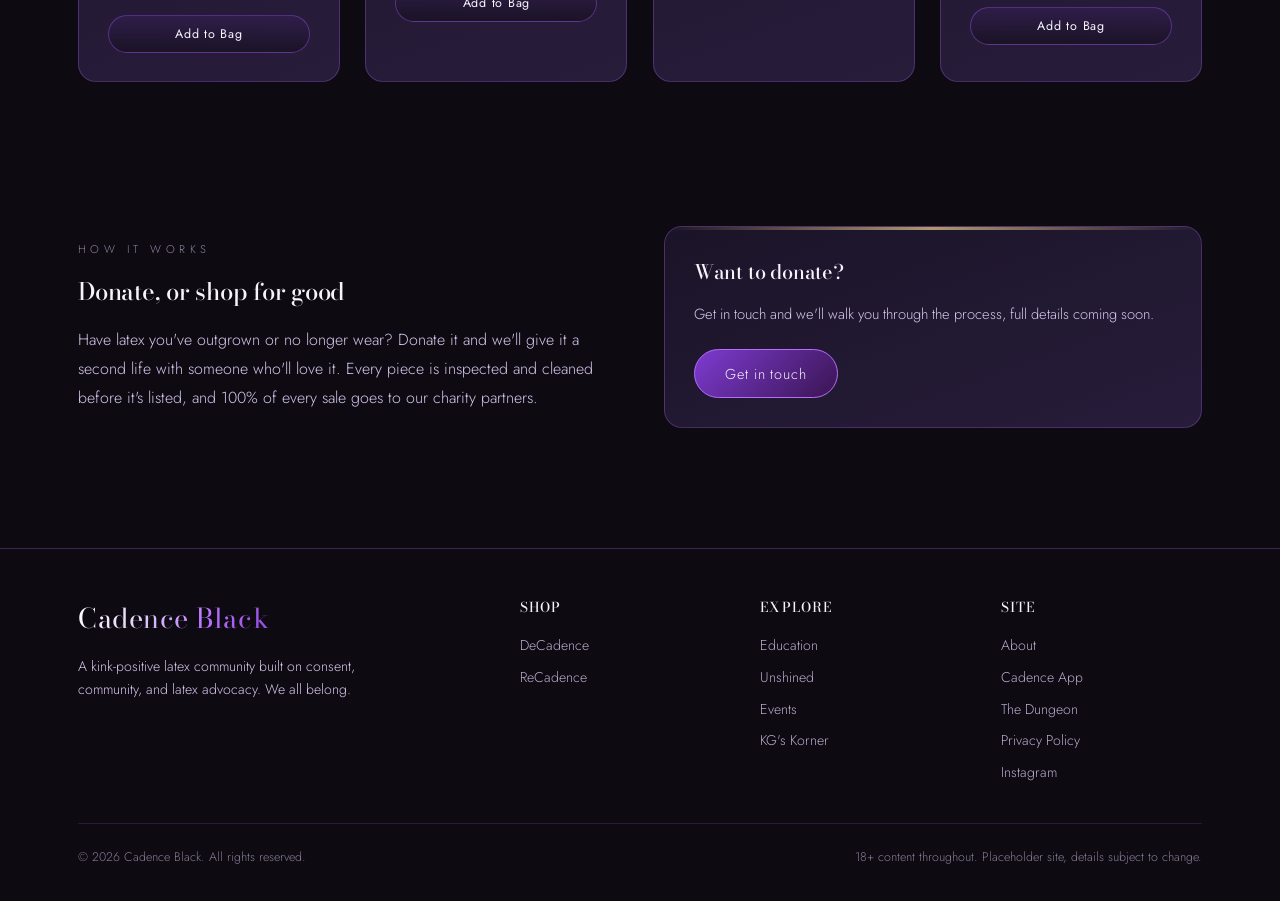
<file: recadence.html>
<!DOCTYPE html>
<html lang="en">
<head>
<meta charset="UTF-8">
<meta name="viewport" content="width=device-width, initial-scale=1.0">
<title>ReCadence, Pre-Loved Latex, 100% to Charity | Cadence Black</title>
<meta name="description" content="ReCadence: pre-loved latex garments, rehomed with care. 100% of proceeds go to charity.">
<link rel="stylesheet" href="assets/styles.css">
<link rel="stylesheet" href="assets/access.css">
</head>
<body>

<div class="glow"></div>
<div class="grain"></div>

<header class="site">
  <nav class="bar">
    <a href="home.html" class="brand">Cadence Black<small>Community &middot; Consent &middot; Advocacy</small></a>
    <button class="navtoggle" aria-label="Toggle menu">☰</button>
    <ul class="navlinks">
      <li><a href="home.html">Home</a></li>
      <li class="has-drop">
        <button type="button" class="droplink active">Shop<span class="chev">&#9662;</span></button>
        <ul class="drop">
          <li><a href="shop.html">DeCadence</a></li>
          <li><a href="recadence.html" class="active">ReCadence</a></li>
        </ul>
      </li>
      <li class="has-drop">
        <button type="button" class="droplink">Explore<span class="chev">&#9662;</span></button>
        <ul class="drop">
          <li><a href="education.html">Education</a></li>
          <li><a href="unshined.html">Unshined</a></li>
          <li><a href="events.html">Events</a></li>
          <li><a href="kg-korner.html">KG's Korner</a></li>
        </ul>
      </li>
      <li><a href="cadence-app.html" class="applink">Cadence App</a></li>
      <li class="has-drop">
        <button type="button" class="droplink">Site<span class="chev">&#9662;</span></button>
        <ul class="drop">
          <li><a href="about.html">About</a></li>
          <li><a href="dungeon.html" class="locked">&#128274; The Dungeon</a></li>
          <li><a href="https://instagram.com/cadenceblacklatex" target="_blank" rel="noopener">Instagram</a></li>
        </ul>
      </li>
      <li><a href="https://instagram.com/cadenceblacklatex" class="ig-icon" target="_blank" rel="noopener" aria-label="Instagram"><svg viewBox="0 0 24 24" fill="none" stroke="currentColor" stroke-width="1.6"><rect x="3" y="3" width="18" height="18" rx="5"/><circle cx="12" cy="12" r="4"/><circle cx="17.2" cy="6.8" r="1" fill="currentColor" stroke="none"/></svg></a></li>
      <li>
        <a href="#" class="cart-toggle" aria-label="Open bag">
          🛍️ Bag<span class="cart-count" style="display:none;">0</span>
        </a>
      </li>
    </ul>
  </nav>
</header>

<main>
  <section class="hero" style="padding-bottom:2rem;">
    <div class="wrap">
      <span class="eyebrow">ReCadence</span>
      <h1 class="sheen">Pre-loved latex, rehomed with care</h1>
      <p class="lead">Every piece here has a past life. Donated garments are cleaned, checked, and given a second chapter, and 100% of every sale goes to charity.</p>
    </div>
  </section>

  <section style="padding-top:0;">
    <div class="wrap">
      <div class="stat-grid">
        <div class="stat">£0<span>Raised so far</span></div>
        <div class="stat">0<span>Garments rehomed</span></div>
        <div class="stat">100%<span>Of proceeds to charity</span></div>
      </div>
    </div>
  </section>

  <section>
    <div class="wrap">
      <div class="notice center">
        Figures above are placeholders and will update once ReCadence goes live. Our charity partners will be named here at launch.
      </div>
    </div>
  </section>

  <section style="padding-top:0;">
    <div class="wrap">
      <div class="section-head">
        <span class="eyebrow">The Rail</span>
        <h2>Current pieces</h2>
        <p>One-off and limited stock, once it's gone, it's gone.</p>
      </div>

      <div class="grid cols-4">

        <div class="card tile t-gold">
          <img class="prod-img" src="assets/Images/recadence-corset.png" alt="Black latex corset with front zip on a mannequin">
          <span class="tag gold">Pre-Loved</span>
          <h3>Zip-Front Latex Corset</h3>
          <p>Structured black corset with a sweetheart neckline and full-length front zip. Beautifully shaped through the waist, gently worn and professionally cleaned.</p>
          <div class="price-row"><span class="price was">£220.00</span><span class="price">£25.00</span></div>
          <button class="btn full small" data-add="rc-01" data-name="Zip-Front Latex Corset (Pre-Loved)" data-price="25" data-swatch="b">Add to Bag</button>
        </div>

        <div class="card tile t-gold">
          <img class="prod-img" src="assets/Images/recadence-catsuit.png" alt="Black latex catsuit with high collar and attached feet, hanging on a wardrobe door">
          <span class="tag gold">Pre-Loved</span>
          <h3>Classic Black Catsuit</h3>
          <p>Timeless black catsuit with high collar and attached feet. A wonderful first skin for someone, cleaned, checked, and ready for its next chapter.</p>
          <div class="price-row"><span class="price was">£450.00</span><span class="price">£40.00</span></div>
          <button class="btn full small" data-add="rc-02" data-name="Classic Black Catsuit (Pre-Loved)" data-price="40" data-swatch="a">Add to Bag</button>
        </div>

        <div class="card tile t-gold">
          <img class="prod-img" src="assets/Images/recadence-leggings.png" alt="Translucent blush latex leggings with white front zip">
          <span class="tag gold">Pre-Loved</span>
          <h3>Blush Latex Leggings</h3>
          <p>High-waisted leggings in a translucent blush with a contrast white front zip. Soft, second-skin fit, barely worn.</p>
          <div class="price-row"><span class="price was">£180.00</span><span class="price">£15.00</span></div>
          <button class="btn full small" data-add="rc-03" data-name="Blush Latex Leggings (Pre-Loved)" data-price="15" data-swatch="c">Add to Bag</button>
        </div>

        <div class="card tile t-gold">
          <img class="prod-img" src="assets/Images/recadence-jacket.png" alt="Black latex military-style jacket with red trim and silver snap fastenings">
          <span class="tag gold">Donated</span>
          <h3>Military Latex Jacket</h3>
          <p>Shirt-style jacket in black with deep red trim, silver snap fastenings, breast pockets, and buttoned cuffs. A real statement piece, donated by a community member.</p>
          <div class="price-row"><span class="price was">£320.00</span><span class="price">£30.00</span></div>
          <button class="btn full small" data-add="rc-04" data-name="Military Latex Jacket (Pre-Loved)" data-price="30" data-swatch="gold">Add to Bag</button>
        </div>

      </div>
    </div>
  </section>

  <section>
    <div class="wrap">
      <div class="split">
        <div>
          <span class="eyebrow">How it works</span>
          <h2 style="margin-bottom:1rem;">Donate, or shop for good</h2>
          <p style="color:var(--lavender); line-height:1.8;">Have latex you've outgrown or no longer wear? Donate it and we'll give it a second life with someone who'll love it. Every piece is inspected and cleaned before it's listed, and 100% of every sale goes to our charity partners.</p>
        </div>
        <div class="card tile t-gold">
          <h3 style="margin-bottom:1rem;">Want to donate?</h3>
          <p style="margin-bottom:1.4rem;">Get in touch and we'll walk you through the process, full details coming soon.</p>
          <a class="btn solid" href="about.html">Get in touch</a>
        </div>
      </div>
    </div>
  </section>
</main>

<footer class="site">
  <div class="wrap">
    <div class="footer-grid">
      <div>
        <div class="brand" style="margin-bottom:0.8rem; display:inline-block;">Cadence Black</div>
        <p style="color:var(--lavender); font-size:0.88rem; line-height:1.7; max-width:320px;">A kink-positive latex community built on consent, community, and latex advocacy. We all belong.</p>
      </div>
      <div>
        <h4>Shop</h4>
        <ul>
          <li><a href="shop.html">DeCadence</a></li>
          <li><a href="recadence.html">ReCadence</a></li>
        </ul>
      </div>
      <div>
        <h4>Explore</h4>
        <ul>
          <li><a href="education.html">Education</a></li>
          <li><a href="unshined.html">Unshined</a></li>
          <li><a href="events.html">Events</a></li>
          <li><a href="kg-korner.html">KG's Korner</a></li>
        </ul>
      </div>
      <div>
        <h4>Site</h4>
        <ul>
          <li><a href="about.html">About</a></li>
          <li><a href="cadence-app.html">Cadence App</a></li>
          <li><a href="dungeon.html">The Dungeon</a></li>
          <li><a href="privacy.html">Privacy Policy</a></li>
          <li><a href="https://instagram.com/cadenceblacklatex" target="_blank" rel="noopener">Instagram</a></li>
        </ul>
      </div>
    </div>
    <div class="footer-bottom">
      <span>&copy; 2026 Cadence Black. All rights reserved.</span>
      <span>18+ content throughout. Placeholder site, details subject to change.</span>
    </div>
  </div>
</footer>

<div class="overlay"></div>
<div class="cart-drawer">
  <div class="cart-header">
    <strong>Your Bag</strong>
    <button aria-label="Close bag">&times;</button>
  </div>
  <div class="cart-items"></div>
  <div class="cart-footer">
    <div class="total"><span>Total</span><span class="cart-total-value">£0.00</span></div>
    <button class="btn solid full checkout-btn">Checkout</button>
  </div>
</div>
<div class="toast"></div>

<script>window.CART_KEY = 'recadence_cart';</script>
<script src="assets/site.js"></script>
<script src="assets/access.js"></script>
<script src="assets/cart.js"></script>
</body>
</html>
</file>
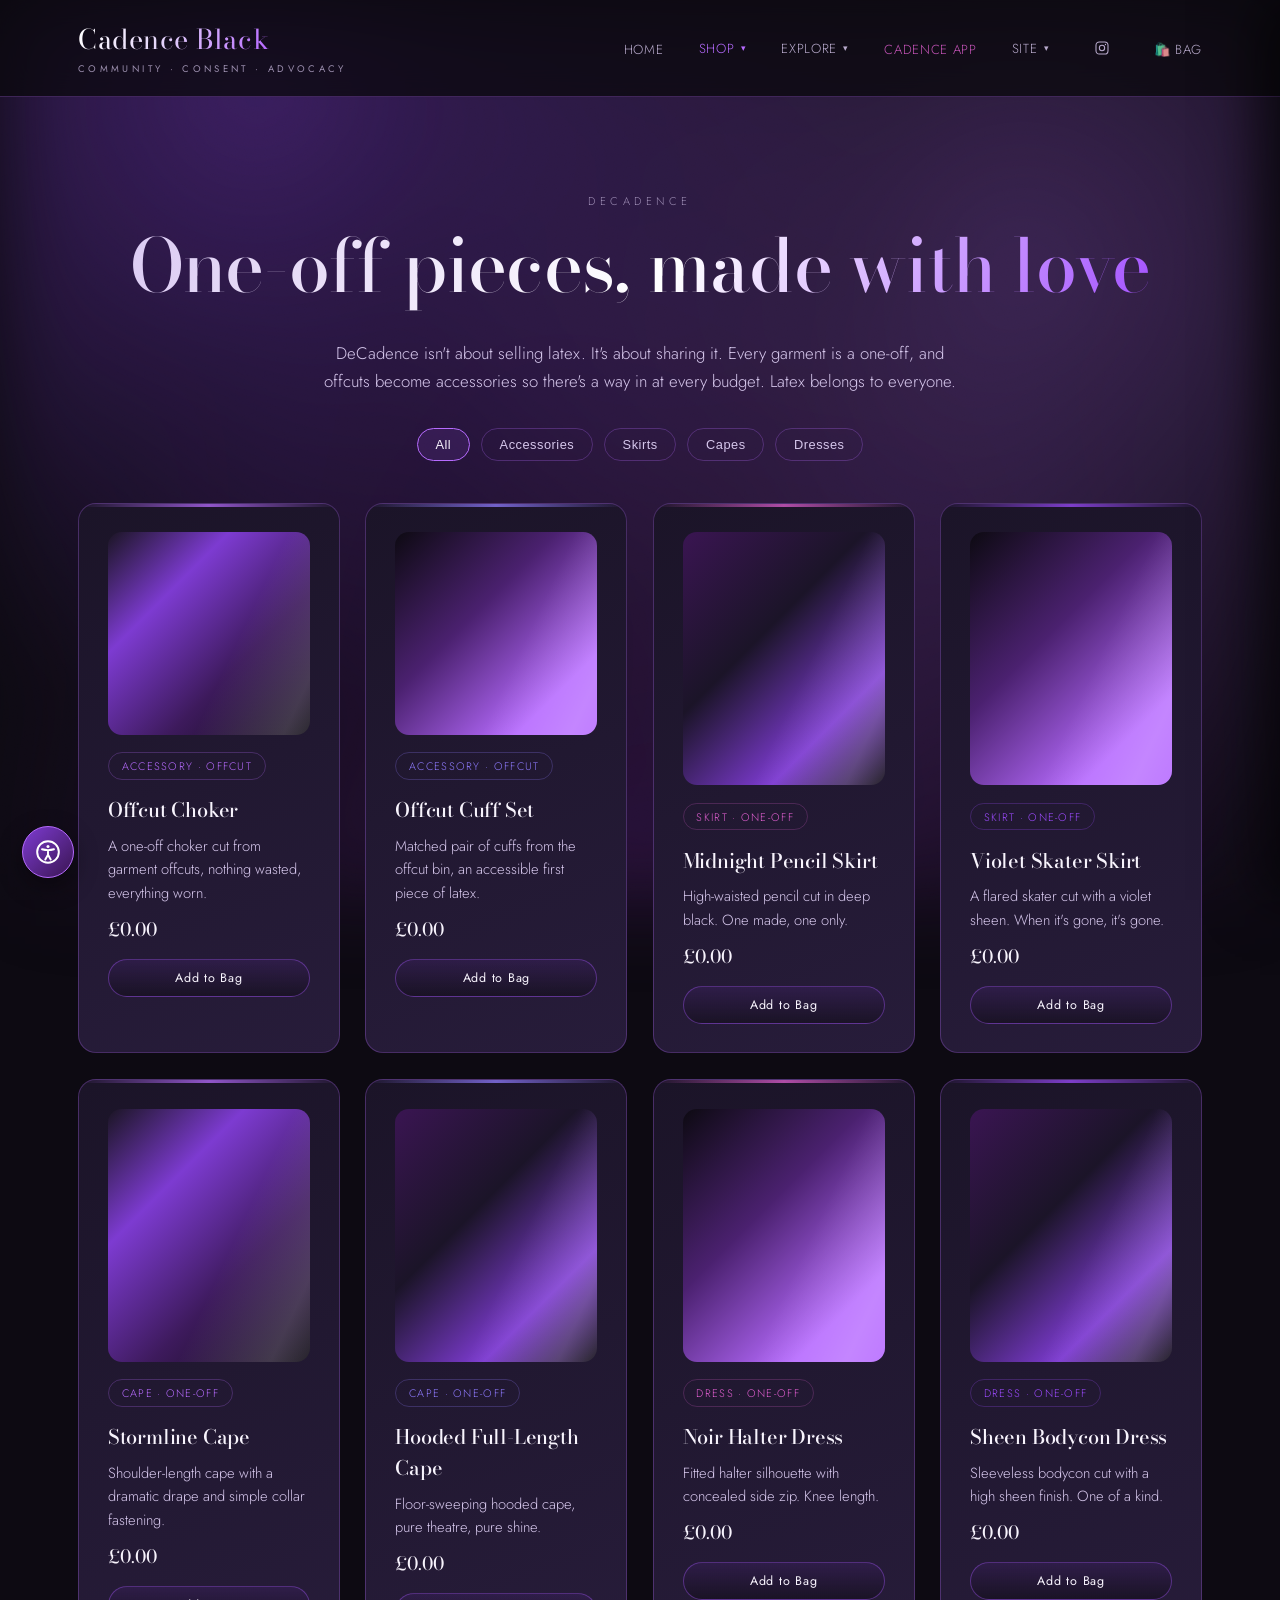
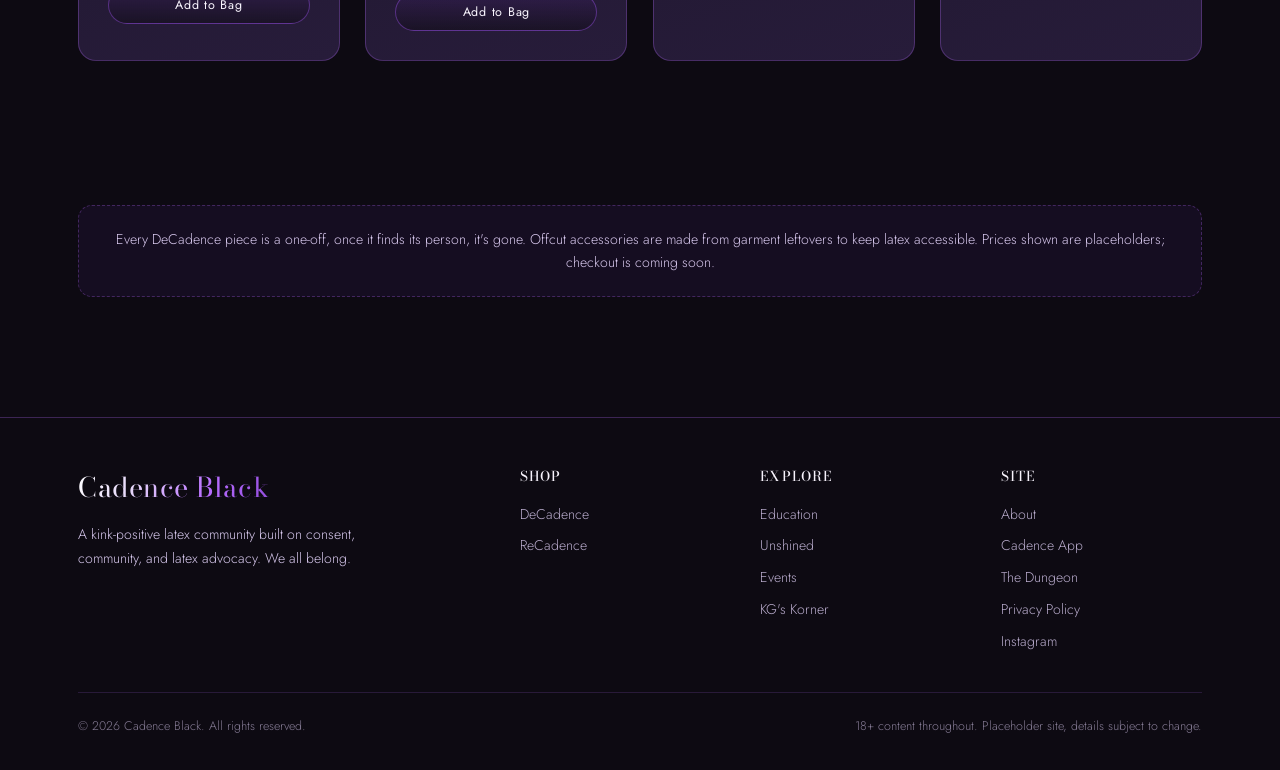
<file: shop.html>
<!DOCTYPE html>
<html lang="en">
<head>
<meta charset="UTF-8">
<meta name="viewport" content="width=device-width, initial-scale=1.0">
<title>DeCadence, One-Off Latex | Cadence Black</title>
<meta name="description" content="DeCadence: one-off latex pieces and offcut accessories that keep latex accessible to everyone.">
<link rel="stylesheet" href="assets/styles.css">
<link rel="stylesheet" href="assets/access.css">
</head>
<body>

<div class="glow"></div>
<div class="grain"></div>

<header class="site">
  <nav class="bar">
    <a href="home.html" class="brand">Cadence Black<small>Community &middot; Consent &middot; Advocacy</small></a>
    <button class="navtoggle" aria-label="Toggle menu">☰</button>
    <ul class="navlinks">
      <li><a href="home.html">Home</a></li>
      <li class="has-drop">
        <button type="button" class="droplink active">Shop<span class="chev">&#9662;</span></button>
        <ul class="drop">
          <li><a href="shop.html" class="active">DeCadence</a></li>
          <li><a href="recadence.html">ReCadence</a></li>
        </ul>
      </li>
      <li class="has-drop">
        <button type="button" class="droplink">Explore<span class="chev">&#9662;</span></button>
        <ul class="drop">
          <li><a href="education.html">Education</a></li>
          <li><a href="unshined.html">Unshined</a></li>
          <li><a href="events.html">Events</a></li>
          <li><a href="kg-korner.html">KG's Korner</a></li>
        </ul>
      </li>
      <li><a href="cadence-app.html" class="applink">Cadence App</a></li>
      <li class="has-drop">
        <button type="button" class="droplink">Site<span class="chev">&#9662;</span></button>
        <ul class="drop">
          <li><a href="about.html">About</a></li>
          <li><a href="dungeon.html" class="locked">&#128274; The Dungeon</a></li>
          <li><a href="https://instagram.com/cadenceblacklatex" target="_blank" rel="noopener">Instagram</a></li>
        </ul>
      </li>
      <li><a href="https://instagram.com/cadenceblacklatex" class="ig-icon" target="_blank" rel="noopener" aria-label="Instagram"><svg viewBox="0 0 24 24" fill="none" stroke="currentColor" stroke-width="1.6"><rect x="3" y="3" width="18" height="18" rx="5"/><circle cx="12" cy="12" r="4"/><circle cx="17.2" cy="6.8" r="1" fill="currentColor" stroke="none"/></svg></a></li>
      <li>
        <a href="#" class="cart-toggle" aria-label="Open bag">
          🛍️ Bag<span class="cart-count" style="display:none;">0</span>
        </a>
      </li>
    </ul>
  </nav>
</header>

<main>
  <section class="hero" style="padding-bottom:2rem;">
    <div class="wrap">
      <span class="eyebrow">DeCadence</span>
      <h1 class="sheen">One-off pieces, made with love</h1>
      <p class="lead">DeCadence isn't about selling latex. It's about sharing it. Every garment is a one-off, and offcuts become accessories so there's a way in at every budget. Latex belongs to everyone.</p>
    </div>
  </section>

  <section style="padding-top:0;">
    <div class="wrap">
      <div class="filters">
        <button class="active" data-filter="all">All</button>
        <button data-filter="accessories">Accessories</button>
        <button data-filter="skirts">Skirts</button>
        <button data-filter="capes">Capes</button>
        <button data-filter="dresses">Dresses</button>
      </div>

      <div class="grid cols-4">

        <div class="card tile t-purple" data-category="accessories">
          <div class="swatch b sm"></div>
          <span class="tag">Accessory · Offcut</span>
          <h3>Offcut Choker</h3>
          <p>A one-off choker cut from garment offcuts, nothing wasted, everything worn.</p>
          <div class="price-row"><span class="price">£0.00</span></div>
          <button class="btn full small" data-add="ac-01" data-name="Offcut Choker" data-price="0" data-swatch="b">Add to Bag</button>
        </div>

        <div class="card tile t-violet" data-category="accessories">
          <div class="swatch c sm"></div>
          <span class="tag">Accessory · Offcut</span>
          <h3>Offcut Cuff Set</h3>
          <p>Matched pair of cuffs from the offcut bin, an accessible first piece of latex.</p>
          <div class="price-row"><span class="price">£0.00</span></div>
          <button class="btn full small" data-add="ac-02" data-name="Offcut Cuff Set" data-price="0" data-swatch="c">Add to Bag</button>
        </div>

        <div class="card tile t-magenta" data-category="skirts">
          <div class="swatch a"></div>
          <span class="tag">Skirt · One-Off</span>
          <h3>Midnight Pencil Skirt</h3>
          <p>High-waisted pencil cut in deep black. One made, one only.</p>
          <div class="price-row"><span class="price">£0.00</span></div>
          <button class="btn full small" data-add="sk-01" data-name="Midnight Pencil Skirt" data-price="0" data-swatch="a">Add to Bag</button>
        </div>

        <div class="card tile t-deep" data-category="skirts">
          <div class="swatch c"></div>
          <span class="tag">Skirt · One-Off</span>
          <h3>Violet Skater Skirt</h3>
          <p>A flared skater cut with a violet sheen. When it's gone, it's gone.</p>
          <div class="price-row"><span class="price">£0.00</span></div>
          <button class="btn full small" data-add="sk-02" data-name="Violet Skater Skirt" data-price="0" data-swatch="c">Add to Bag</button>
        </div>

        <div class="card tile t-purple" data-category="capes">
          <div class="swatch b"></div>
          <span class="tag">Cape · One-Off</span>
          <h3>Stormline Cape</h3>
          <p>Shoulder-length cape with a dramatic drape and simple collar fastening.</p>
          <div class="price-row"><span class="price">£0.00</span></div>
          <button class="btn full small" data-add="cp-01" data-name="Stormline Cape" data-price="0" data-swatch="b">Add to Bag</button>
        </div>

        <div class="card tile t-violet" data-category="capes">
          <div class="swatch a"></div>
          <span class="tag">Cape · One-Off</span>
          <h3>Hooded Full-Length Cape</h3>
          <p>Floor-sweeping hooded cape, pure theatre, pure shine.</p>
          <div class="price-row"><span class="price">£0.00</span></div>
          <button class="btn full small" data-add="cp-02" data-name="Hooded Full-Length Cape" data-price="0" data-swatch="a">Add to Bag</button>
        </div>

        <div class="card tile t-magenta" data-category="dresses">
          <div class="swatch c"></div>
          <span class="tag">Dress · One-Off</span>
          <h3>Noir Halter Dress</h3>
          <p>Fitted halter silhouette with concealed side zip. Knee length.</p>
          <div class="price-row"><span class="price">£0.00</span></div>
          <button class="btn full small" data-add="dr-01" data-name="Noir Halter Dress" data-price="0" data-swatch="c">Add to Bag</button>
        </div>

        <div class="card tile t-deep" data-category="dresses">
          <div class="swatch a"></div>
          <span class="tag">Dress · One-Off</span>
          <h3>Sheen Bodycon Dress</h3>
          <p>Sleeveless bodycon cut with a high sheen finish. One of a kind.</p>
          <div class="price-row"><span class="price">£0.00</span></div>
          <button class="btn full small" data-add="dr-02" data-name="Sheen Bodycon Dress" data-price="0" data-swatch="a">Add to Bag</button>
        </div>

      </div>
    </div>
  </section>

  <section>
    <div class="wrap">
      <div class="notice center">
        Every DeCadence piece is a one-off, once it finds its person, it's gone. Offcut accessories are made from garment leftovers to keep latex accessible. Prices shown are placeholders; checkout is coming soon.
      </div>
    </div>
  </section>
</main>

<footer class="site">
  <div class="wrap">
    <div class="footer-grid">
      <div>
        <div class="brand" style="margin-bottom:0.8rem; display:inline-block;">Cadence Black</div>
        <p style="color:var(--lavender); font-size:0.88rem; line-height:1.7; max-width:320px;">A kink-positive latex community built on consent, community, and latex advocacy. We all belong.</p>
      </div>
      <div>
        <h4>Shop</h4>
        <ul>
          <li><a href="shop.html">DeCadence</a></li>
          <li><a href="recadence.html">ReCadence</a></li>
        </ul>
      </div>
      <div>
        <h4>Explore</h4>
        <ul>
          <li><a href="education.html">Education</a></li>
          <li><a href="unshined.html">Unshined</a></li>
          <li><a href="events.html">Events</a></li>
          <li><a href="kg-korner.html">KG's Korner</a></li>
        </ul>
      </div>
      <div>
        <h4>Site</h4>
        <ul>
          <li><a href="about.html">About</a></li>
          <li><a href="cadence-app.html">Cadence App</a></li>
          <li><a href="dungeon.html">The Dungeon</a></li>
          <li><a href="privacy.html">Privacy Policy</a></li>
          <li><a href="https://instagram.com/cadenceblacklatex" target="_blank" rel="noopener">Instagram</a></li>
        </ul>
      </div>
    </div>
    <div class="footer-bottom">
      <span>&copy; 2026 Cadence Black. All rights reserved.</span>
      <span>18+ content throughout. Placeholder site, details subject to change.</span>
    </div>
  </div>
</footer>

<div class="overlay"></div>
<div class="cart-drawer">
  <div class="cart-header">
    <strong>Your Bag</strong>
    <button aria-label="Close bag">&times;</button>
  </div>
  <div class="cart-items"></div>
  <div class="cart-footer">
    <div class="total"><span>Total</span><span class="cart-total-value">£0.00</span></div>
    <button class="btn solid full checkout-btn">Checkout</button>
  </div>
</div>
<div class="toast"></div>

<script>window.CART_KEY = 'decadence_cart';</script>
<script src="assets/site.js"></script>
<script src="assets/access.js"></script>
<script src="assets/cart.js"></script>
</body>
</html>
</file>
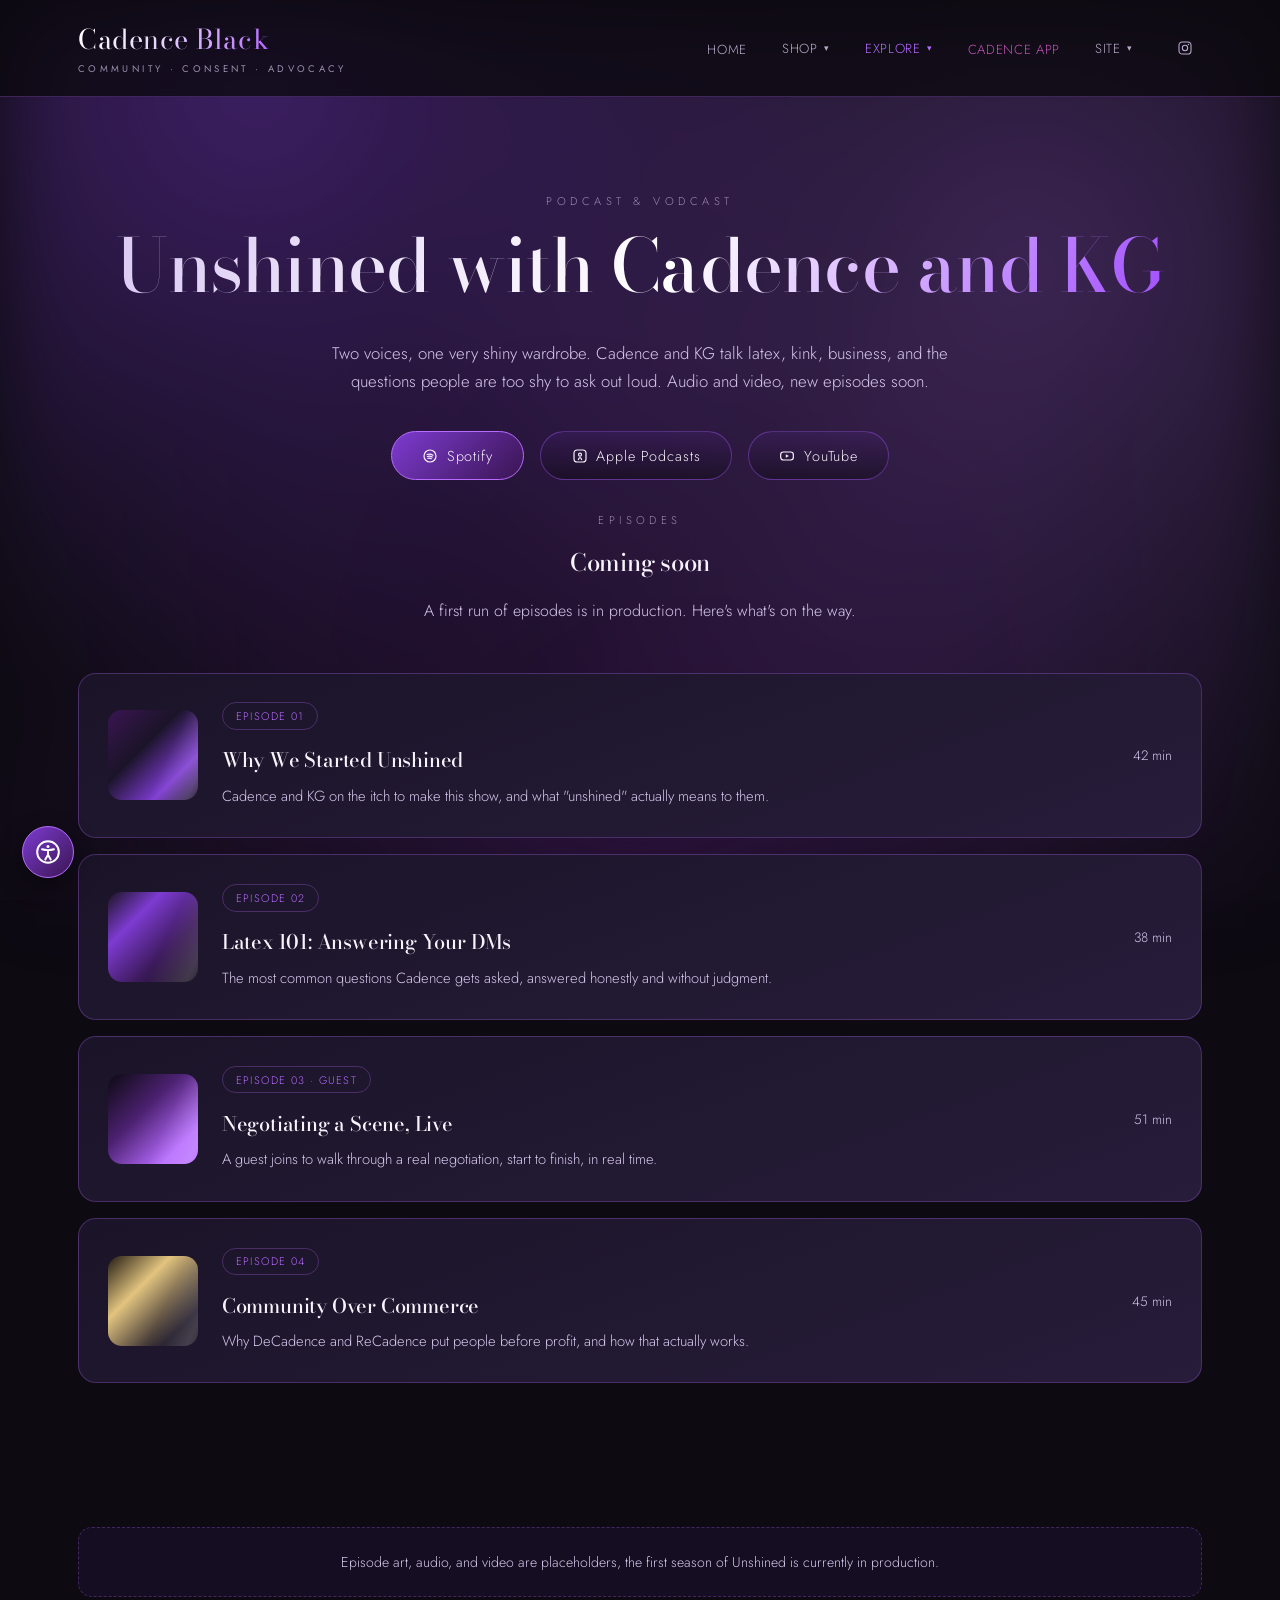
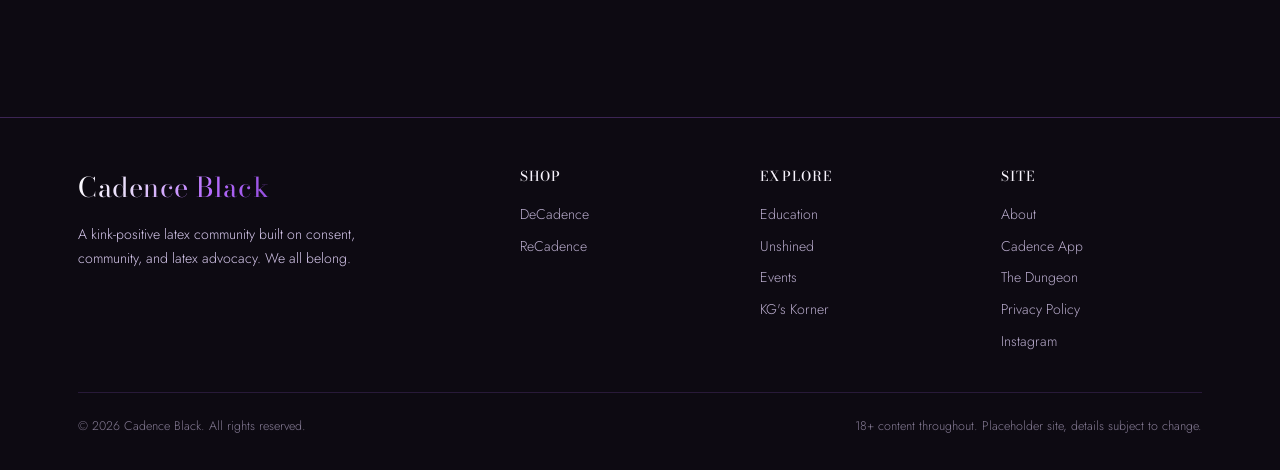
<file: unshined.html>
<!DOCTYPE html>
<html lang="en">
<head>
<meta charset="UTF-8">
<meta name="viewport" content="width=device-width, initial-scale=1.0">
<title>Unshined with Cadence and KG | Cadence Black</title>
<meta name="description" content="Unshined: the podcast and vodcast from Cadence and KG. Conversations on kink, latex, and everything in between.">
<link rel="stylesheet" href="assets/styles.css">
<link rel="stylesheet" href="assets/access.css">
</head>
<body>

<div class="glow"></div>
<div class="grain"></div>

<header class="site">
  <nav class="bar">
    <a href="home.html" class="brand">Cadence Black<small>Community &middot; Consent &middot; Advocacy</small></a>
    <button class="navtoggle" aria-label="Toggle menu">☰</button>
    <ul class="navlinks">
      <li><a href="home.html">Home</a></li>
      <li class="has-drop">
        <button type="button" class="droplink">Shop<span class="chev">&#9662;</span></button>
        <ul class="drop">
          <li><a href="shop.html">DeCadence</a></li>
          <li><a href="recadence.html">ReCadence</a></li>
        </ul>
      </li>
      <li class="has-drop">
        <button type="button" class="droplink active">Explore<span class="chev">&#9662;</span></button>
        <ul class="drop">
          <li><a href="education.html">Education</a></li>
          <li><a href="unshined.html" class="active">Unshined</a></li>
          <li><a href="events.html">Events</a></li>
          <li><a href="kg-korner.html">KG's Korner</a></li>
        </ul>
      </li>
      <li><a href="cadence-app.html" class="applink">Cadence App</a></li>
      <li class="has-drop">
        <button type="button" class="droplink">Site<span class="chev">&#9662;</span></button>
        <ul class="drop">
          <li><a href="about.html">About</a></li>
          <li><a href="dungeon.html" class="locked">&#128274; The Dungeon</a></li>
          <li><a href="https://instagram.com/cadenceblacklatex" target="_blank" rel="noopener">Instagram</a></li>
        </ul>
      </li>
      <li><a href="https://instagram.com/cadenceblacklatex" class="ig-icon" target="_blank" rel="noopener" aria-label="Instagram"><svg viewBox="0 0 24 24" fill="none" stroke="currentColor" stroke-width="1.6"><rect x="3" y="3" width="18" height="18" rx="5"/><circle cx="12" cy="12" r="4"/><circle cx="17.2" cy="6.8" r="1" fill="currentColor" stroke="none"/></svg></a></li>
    </ul>
  </nav>
</header>

<main>
  <section class="hero" style="padding-bottom:2rem;">
    <div class="wrap">
      <span class="eyebrow">Podcast &amp; Vodcast</span>
      <h1 class="sheen">Unshined with Cadence and KG</h1>
      <p class="lead">Two voices, one very shiny wardrobe. Cadence and KG talk latex, kink, business, and the questions people are too shy to ask out loud. Audio and video, new episodes soon.</p>
      <div class="actions">
        <a class="btn solid" href="#" onclick="return false;"><svg viewBox="0 0 24 24" width="16" height="16" fill="none" stroke="currentColor" stroke-width="1.8" stroke-linecap="round"><circle cx="12" cy="12" r="9"/><path d="M7.6 9.8c2.9-.9 6.3-.5 8.8 1"/><path d="M8.1 12.7c2.3-.7 5-.4 7.1.9"/><path d="M8.7 15.4c1.7-.5 3.7-.3 5.3.7"/></svg> Spotify</a>
        <a class="btn" href="#" onclick="return false;"><svg viewBox="0 0 24 24" width="16" height="16" fill="none" stroke="currentColor" stroke-width="1.8" stroke-linecap="round"><rect x="3" y="3" width="18" height="18" rx="5"/><circle cx="12" cy="10" r="2.2"/><path d="M9.6 17.6c.4-2.1 1.3-3.2 2.4-3.2s2 1.1 2.4 3.2"/></svg> Apple Podcasts</a>
        <a class="btn" href="#" onclick="return false;"><svg viewBox="0 0 24 24" width="16" height="16" fill="none" stroke="currentColor" stroke-width="1.8" stroke-linejoin="round"><rect x="2.5" y="6" width="19" height="12" rx="4"/><path d="M10.2 9.5v5l4.6-2.5z" fill="currentColor" stroke="none"/></svg> YouTube</a>
      </div>
    </div>
  </section>

  <section style="padding-top:0;">
    <div class="wrap">
      <div class="section-head">
        <span class="eyebrow">Episodes</span>
        <h2>Coming soon</h2>
        <p>A first run of episodes is in production. Here's what's on the way.</p>
      </div>

      <div class="stack">

        <div class="card" style="display:flex; gap:1.5rem; align-items:center;">
          <div class="swatch a sm" style="width:90px; flex-shrink:0; margin:0;"></div>
          <div style="flex:1;">
            <span class="tag">Episode 01</span>
            <h3>Why We Started Unshined</h3>
            <p>Cadence and KG on the itch to make this show, and what "unshined" actually means to them.</p>
          </div>
          <span style="color:var(--lavender); font-size:0.85rem; white-space:nowrap;">42 min</span>
        </div>

        <div class="card" style="display:flex; gap:1.5rem; align-items:center;">
          <div class="swatch b sm" style="width:90px; flex-shrink:0; margin:0;"></div>
          <div style="flex:1;">
            <span class="tag">Episode 02</span>
            <h3>Latex 101: Answering Your DMs</h3>
            <p>The most common questions Cadence gets asked, answered honestly and without judgment.</p>
          </div>
          <span style="color:var(--lavender); font-size:0.85rem; white-space:nowrap;">38 min</span>
        </div>

        <div class="card" style="display:flex; gap:1.5rem; align-items:center;">
          <div class="swatch c sm" style="width:90px; flex-shrink:0; margin:0;"></div>
          <div style="flex:1;">
            <span class="tag">Episode 03 &middot; Guest</span>
            <h3>Negotiating a Scene, Live</h3>
            <p>A guest joins to walk through a real negotiation, start to finish, in real time.</p>
          </div>
          <span style="color:var(--lavender); font-size:0.85rem; white-space:nowrap;">51 min</span>
        </div>

        <div class="card" style="display:flex; gap:1.5rem; align-items:center;">
          <div class="swatch gold sm" style="width:90px; flex-shrink:0; margin:0;"></div>
          <div style="flex:1;">
            <span class="tag">Episode 04</span>
            <h3>Community Over Commerce</h3>
            <p>Why DeCadence and ReCadence put people before profit, and how that actually works.</p>
          </div>
          <span style="color:var(--lavender); font-size:0.85rem; white-space:nowrap;">45 min</span>
        </div>

      </div>
    </div>
  </section>

  <section>
    <div class="wrap">
      <div class="notice center">
        Episode art, audio, and video are placeholders, the first season of Unshined is currently in production.
      </div>
    </div>
  </section>
</main>

<footer class="site">
  <div class="wrap">
    <div class="footer-grid">
      <div>
        <div class="brand" style="margin-bottom:0.8rem; display:inline-block;">Cadence Black</div>
        <p style="color:var(--lavender); font-size:0.88rem; line-height:1.7; max-width:320px;">A kink-positive latex community built on consent, community, and latex advocacy. We all belong.</p>
      </div>
      <div>
        <h4>Shop</h4>
        <ul>
          <li><a href="shop.html">DeCadence</a></li>
          <li><a href="recadence.html">ReCadence</a></li>
        </ul>
      </div>
      <div>
        <h4>Explore</h4>
        <ul>
          <li><a href="education.html">Education</a></li>
          <li><a href="unshined.html">Unshined</a></li>
      <li><a href="events.html">Events</a></li>
          <li><a href="kg-korner.html">KG's Korner</a></li>
        </ul>
      </div>
      <div>
        <h4>Site</h4>
        <ul>
          <li><a href="about.html">About</a></li>
          <li><a href="cadence-app.html">Cadence App</a></li>
          <li><a href="dungeon.html">The Dungeon</a></li>
          <li><a href="privacy.html">Privacy Policy</a></li>
          <li><a href="https://instagram.com/cadenceblacklatex" target="_blank" rel="noopener">Instagram</a></li>
        </ul>
      </div>
    </div>
    <div class="footer-bottom">
      <span>&copy; 2026 Cadence Black. All rights reserved.</span>
      <span>18+ content throughout. Placeholder site, details subject to change.</span>
    </div>
  </div>
</footer>

<script src="assets/site.js"></script>
<script src="assets/access.js"></script>
</body>
</html>
</file>
<file: assets/styles.css>
/* =========================================================
   Cadence Black — shared design system
   Fonts + palette lifted directly from the holding page
   ========================================================= */
@import url('https://fonts.googleapis.com/css2?family=Bodoni+Moda:ital,opsz,wght@0,6..96,400;0,6..96,500;0,6..96,600;1,6..96,400&family=Jost:wght@300;400;500;600&display=swap');

:root{
  --black: #0d0a12;
  --panel: #1b1428;
  --panel-2: #271c3a;
  --purple-deep: #3a1552;
  --purple: #7d3bd1;
  --purple-bright: #b76bff;
  --lavender: #d6c7ec;
  --white: #f7f3fc;
  --gold: #e2c47f;   /* warm accent — ReCadence */
  --magenta: #e05fd0; /* accent */
  --violet: #8f7bff;  /* accent */
  --line: rgba(183,107,255,0.28);
  --max: 1180px;
}

*{ margin:0; padding:0; box-sizing:border-box; }
html{ scroll-behavior:smooth; }
html, body{ height:100%; }

body{
  background: var(--black);
  color: var(--white);
  font-family:'Jost', sans-serif;
  font-weight:300;
  position:relative;
  min-height:100vh;
}

img{ max-width:100%; display:block; }
a{ color:inherit; }

/* ambient background reused everywhere */
.glow{
  position:fixed; inset:0; z-index:-2;
  background:
    radial-gradient(circle at 20% 10%, rgba(125,59,209,0.42), transparent 48%),
    radial-gradient(circle at 80% 30%, rgba(183,107,255,0.28), transparent 52%),
    radial-gradient(circle at 50% 100%, rgba(58,21,82,0.65), transparent 62%);
  filter: blur(40px);
}
.grain{
  position:fixed; inset:0; z-index:-1; opacity:0.05; pointer-events:none;
  background-image:url("data:image/svg+xml,%3Csvg xmlns='http://www.w3.org/2000/svg' width='120' height='120'%3E%3Cfilter id='n'%3E%3CfeTurbulence type='fractalNoise' baseFrequency='0.9' numOctaves='2' stitchTiles='stitch'/%3E%3C/filter%3E%3Crect width='100%25' height='100%25' filter='url(%23n)'/%3E%3C/svg%3E");
  mix-blend-mode:overlay;
}

.wrap{ max-width:var(--max); margin:0 auto; padding:0 1.75rem; }

/* ---------- headings & sheen text ---------- */
h1,h2,h3,h4{ font-family:'Bodoni Moda', serif; font-weight:500; letter-spacing:-0.01em; }

.sheen{
  background: linear-gradient(115deg, #d8c6f2 0%, #ffffff 18%, #a758ff 32%, #5b1f8f 48%, #ffffff 62%, #7b3bc9 80%, #e6d8fa 100%);
  background-size:300% 100%;
  -webkit-background-clip:text; background-clip:text; color:transparent;
  animation: sheen 9s ease-in-out infinite;
  padding-bottom:0.14em; /* keeps descenders (g, y, p) inside the gradient clip */
}
@keyframes sheen{
  0%{background-position:0% 50%;} 50%{background-position:100% 50%;} 100%{background-position:0% 50%;}
}
@media (prefers-reduced-motion: reduce){ .sheen{ animation:none; background-position:30% 50%; } }

.eyebrow{
  font-size:0.7rem; letter-spacing:0.4em; text-transform:uppercase;
  color:var(--lavender); opacity:0.65; margin-bottom:1rem; display:block;
}

.rule{ width:48px; height:1px; background:linear-gradient(90deg, transparent, var(--purple-bright), transparent); margin:2rem auto; }
.rule.left{ margin:1.5rem 0; }

/* ---------- nav ---------- */
header.site{
  position:sticky; top:0; z-index:50;
  background:rgba(10,8,12,0.75);
  backdrop-filter:blur(14px);
  border-bottom:1px solid var(--line);
}
nav.bar{
  max-width:var(--max); margin:0 auto; padding:1.1rem 1.75rem;
  display:flex; align-items:center; justify-content:space-between; gap:1.5rem;
}
.brand{
  font-family:'Bodoni Moda', serif; font-size:1.7rem; letter-spacing:0.02em;
  text-decoration:none; white-space:nowrap;
  /* static white-to-purple fade, same family as the hero sheen but not animated */
  background:linear-gradient(115deg, #ffffff 0%, #e6d8fa 30%, #b76bff 68%, #8f4bd9 100%);
  -webkit-background-clip:text; background-clip:text;
  color:transparent; -webkit-text-fill-color:transparent;
  padding-bottom:0.1em; /* keep descenders inside the clip */
}
.brand small{
  display:block; font-family:'Jost',sans-serif; font-size:0.6rem; letter-spacing:0.35em;
  text-transform:uppercase; color:var(--lavender); -webkit-text-fill-color:var(--lavender);
  opacity:0.7; font-weight:400; margin-top:0.15rem;
}

.navlinks{ list-style:none; display:flex; flex-wrap:nowrap; gap:0.4rem 2.2rem; align-items:center; }
.navlinks a, .droplink{
  text-decoration:none; font-size:0.82rem; letter-spacing:0.05em; text-transform:uppercase;
  color:var(--lavender); opacity:0.85; transition:opacity 0.25s, color 0.25s; padding:0.3rem 0;
  background:none; border:none; cursor:pointer; font-family:'Jost',sans-serif; font-weight:300;
}
.navlinks a:hover, .navlinks a.active, .droplink:hover, .droplink.active{ opacity:1; color:var(--purple-bright); }
.navlinks a.locked{ display:inline-flex; align-items:center; gap:0.35rem; color:var(--gold); opacity:0.85; }

/* dropdown groups */
.has-drop{ position:relative; }
.droplink{ display:inline-flex; align-items:center; gap:0.4rem; }
.droplink .chev{ font-size:0.55rem; transition:transform 0.3s ease, color 0.3s ease; }
.has-drop:hover .chev, .has-drop.open .chev, .has-drop:focus-within .chev{ transform:rotate(180deg); color:var(--purple-bright); }
.has-drop::after{ /* hover bridge so the menu doesn't vanish crossing the gap */
  content:""; position:absolute; top:100%; left:-1rem; right:-1rem; height:1.1rem;
}
.drop{
  position:absolute; top:calc(100% + 1rem); left:50%;
  transform:translate(-50%, 10px) scale(0.98);
  min-width:210px; list-style:none; padding:0.55rem; margin:0; z-index:60;
  background:linear-gradient(170deg, var(--panel-2), var(--panel));
  border:1px solid var(--line); border-radius:14px;
  box-shadow:0 22px 55px rgba(0,0,0,0.55), 0 0 35px rgba(183,107,255,0.18);
  opacity:0; visibility:hidden; pointer-events:none;
  transition:opacity 0.28s ease, transform 0.28s ease, visibility 0.28s;
}
.drop::before{
  content:""; position:absolute; top:0; left:14px; right:14px; height:2px;
  background:linear-gradient(90deg, transparent, var(--purple-bright), transparent);
  border-radius:2px;
}
.has-drop:hover .drop, .has-drop:focus-within .drop, .has-drop.open .drop{
  opacity:1; visibility:visible; pointer-events:auto;
  transform:translate(-50%, 0) scale(1);
}
.drop li{ list-style:none; }
.drop a{
  display:block; padding:0.6rem 0.95rem; border-radius:9px;
  text-transform:none; font-size:0.92rem; letter-spacing:0.03em; opacity:0.9;
  transition:all 0.22s ease;
}
.drop a:hover, .drop a.active{
  background:rgba(183,107,255,0.14); color:var(--purple-bright); opacity:1;
  padding-left:1.2rem;
}
.drop a.locked:hover{ color:var(--gold); background:rgba(226,196,127,0.10); }

/* instagram icon in the menu bar */
.ig-icon{
  display:inline-flex; align-items:center; justify-content:center;
  width:34px; height:34px; border-radius:50%;
  border:1px solid var(--line); transition:all 0.3s ease; opacity:0.85;
}
.ig-icon svg{ width:16px; height:16px; }
.ig-icon:hover{
  opacity:1; color:var(--purple-bright); border-color:var(--purple-bright);
  box-shadow:0 0 18px rgba(183,107,255,0.35); transform:translateY(-1px);
}

/* Cadence App nav item */
.applink{ color:var(--magenta) !important; opacity:0.9; }
.applink:hover, .applink.active{ color:var(--magenta) !important; opacity:1; text-shadow:0 0 14px rgba(224,95,208,0.5); }

.navtoggle{ display:none; background:none; border:1px solid var(--line); color:var(--white); border-radius:8px; padding:0.5rem 0.7rem; font-size:1rem; }

@media (max-width: 900px){
  .navtoggle{ display:block; }
  .navlinks{
    display:none; position:absolute; top:100%; left:0; right:0;
    background:var(--panel); flex-direction:column; align-items:flex-start;
    padding:1.2rem 1.75rem; gap:0.9rem;
    border-bottom:1px solid var(--line);
  }
  .navlinks.open{ display:flex; }
  .has-drop{ width:100%; }
  .has-drop::after{ display:none; }
  .drop{
    position:static; transform:none; min-width:0; margin-top:0.5rem;
    box-shadow:none; display:none; opacity:1; visibility:visible; pointer-events:auto;
    background:rgba(183,107,255,0.05);
  }
  .has-drop.open .drop{ display:block; }
  .has-drop:hover .drop{ transform:none; }
}

/* ---------- buttons ---------- */
.btn{
  display:inline-flex; align-items:center; gap:0.55rem; justify-content:center;
  text-decoration:none; cursor:pointer; font-family:'Jost',sans-serif;
  font-size:0.9rem; letter-spacing:0.06em; padding:0.85rem 1.9rem; border-radius:999px;
  border:1px solid rgba(167,88,255,0.4);
  background:linear-gradient(180deg, rgba(107,47,179,0.15), rgba(10,8,12,0.4));
  color:var(--white); transition:all 0.3s ease;
}
.btn:hover{ border-color:var(--purple-bright); background:linear-gradient(180deg, rgba(167,88,255,0.25), rgba(43,15,58,0.5)); box-shadow:0 0 30px rgba(167,88,255,0.25); transform:translateY(-1px); }
.btn.solid{ background:linear-gradient(135deg, var(--purple), var(--purple-deep)); border-color:var(--purple-bright); }
.btn.ghost{ background:transparent; border-color:var(--line); }
.btn.small{ padding:0.55rem 1.2rem; font-size:0.78rem; }
.btn:disabled{ opacity:0.45; cursor:not-allowed; }
.btn.full{ width:100%; }

/* ---------- hero ---------- */
.hero{ padding:6rem 0 4rem; text-align:center; }
.hero h1{ font-size:clamp(2.6rem, 7vw, 4.6rem); line-height:1.1; }
.hero p.lead{ max-width:640px; margin:1.4rem auto 0; color:var(--lavender); font-size:1.05rem; line-height:1.7; }
.hero .actions{ display:flex; gap:1rem; justify-content:center; flex-wrap:wrap; margin-top:2.2rem; }

/* ---------- section shells ---------- */
section{ padding:4.5rem 0; }
.section-head{ text-align:center; max-width:640px; margin:0 auto 3rem; }
.section-head p{ color:var(--lavender); line-height:1.7; margin-top:1rem; }

/* ---------- cards ---------- */
.grid{ display:grid; gap:1.6rem; }
.grid.cols-2{ grid-template-columns:repeat(2,1fr); }
.grid.cols-3{ grid-template-columns:repeat(3,1fr); }
.grid.cols-4{ grid-template-columns:repeat(4,1fr); }
@media (max-width:960px){ .grid.cols-3, .grid.cols-4{ grid-template-columns:repeat(2,1fr); } }
@media (max-width:640px){ .grid.cols-2, .grid.cols-3, .grid.cols-4{ grid-template-columns:1fr; } }

.card{
  background:linear-gradient(160deg, var(--panel), var(--panel-2));
  border:1px solid var(--line); border-radius:18px; padding:1.8rem;
  transition:transform 0.3s ease, border-color 0.3s ease, box-shadow 0.3s ease;
}
.card:hover{ transform:translateY(-4px); border-color:rgba(167,88,255,0.4); box-shadow:0 18px 40px rgba(0,0,0,0.35); }
.card h3{ font-size:1.25rem; margin-bottom:0.6rem; }
.card p{ color:var(--lavender); font-size:0.92rem; line-height:1.6; }
a.card-link{ text-decoration:none; color:inherit; display:block; }
a.card-link *{ text-decoration:none; }

.tag{
  display:inline-block; font-size:0.68rem; letter-spacing:0.12em; text-transform:uppercase;
  color:var(--purple-bright); border:1px solid var(--line); border-radius:999px; padding:0.3rem 0.8rem; margin-bottom:0.9rem;
}
.tag.gold{ color:var(--gold); border-color:rgba(216,184,114,0.35); }

/* real product photos */
.prod-img{
  width:100%; aspect-ratio:4/5; object-fit:cover; object-position:top;
  border-radius:14px; margin-bottom:1.1rem; display:block;
  border:1px solid rgba(183,107,255,0.12);
}

/* swatch = CSS-only placeholder "photo" */
.swatch{
  aspect-ratio:4/5; border-radius:14px; margin-bottom:1.1rem; position:relative; overflow:hidden;
  background:linear-gradient(135deg, var(--purple-deep), var(--panel) 40%, var(--purple) 75%, var(--black));
}
.swatch::after{
  content:""; position:absolute; inset:0;
  background:linear-gradient(115deg, transparent 30%, rgba(255,255,255,0.18) 45%, transparent 60%);
  background-size:250% 100%; animation:sheen 6s ease-in-out infinite;
}
.swatch.b{ background:linear-gradient(135deg, #1b1524, var(--purple) 30%, #3d1a5c 65%, var(--black)); }
.swatch.c{ background:linear-gradient(135deg, var(--black), #4b2170 40%, var(--purple-bright) 80%); }
.swatch.gold{ background:linear-gradient(135deg, #241c14, var(--gold) 35%, #1b1524 80%); }
.swatch.sm{ aspect-ratio:1/1; }

/* ---------- price row ---------- */
.price-row{ display:flex; align-items:baseline; gap:0.6rem; margin:0.6rem 0 1rem; }
.price{ font-family:'Bodoni Moda',serif; font-size:1.15rem; }
.price.was{ text-decoration:line-through; color:var(--lavender); opacity:0.5; font-size:0.95rem; }

/* ---------- footer ---------- */
footer.site{ border-top:1px solid var(--line); padding:3rem 0 2.2rem; margin-top:3rem; }
.footer-grid{ display:grid; grid-template-columns:2fr 1fr 1fr 1fr; gap:2.5rem; }
@media (max-width:760px){ .footer-grid{ grid-template-columns:1fr 1fr; } }
footer.site h4{ font-size:0.85rem; letter-spacing:0.08em; text-transform:uppercase; margin-bottom:1rem; color:var(--white); }
footer.site ul{ list-style:none; display:flex; flex-direction:column; gap:0.55rem; }
footer.site a{ text-decoration:none; color:var(--lavender); font-size:0.88rem; opacity:0.85; }
footer.site a:hover{ opacity:1; color:var(--purple-bright); }
.footer-bottom{ margin-top:2.5rem; padding-top:1.5rem; border-top:1px solid var(--line); display:flex; justify-content:space-between; flex-wrap:wrap; gap:0.8rem; font-size:0.78rem; color:var(--lavender); opacity:0.6; }

/* ---------- toast (cart add feedback) ---------- */
.toast{
  position:fixed; bottom:1.5rem; right:1.5rem; z-index:200;
  background:var(--panel-2); border:1px solid var(--purple-bright); border-radius:12px;
  padding:0.9rem 1.3rem; font-size:0.85rem; box-shadow:0 12px 30px rgba(0,0,0,0.4);
  transform:translateY(20px); opacity:0; pointer-events:none; transition:all 0.35s ease;
}
.toast.show{ transform:translateY(0); opacity:1; }

/* ---------- cart drawer ---------- */
.cart-toggle{ position:relative; }
.cart-count{
  position:absolute; top:-8px; right:-10px; background:var(--purple-bright); color:var(--black);
  font-size:0.68rem; font-weight:600; border-radius:999px; min-width:18px; height:18px;
  display:flex; align-items:center; justify-content:center; padding:0 4px;
}
.cart-drawer{
  position:fixed; top:0; right:0; height:100%; width:min(400px, 92vw); z-index:300;
  background:var(--panel); border-left:1px solid var(--line);
  transform:translateX(100%); transition:transform 0.35s ease; display:flex; flex-direction:column;
  box-shadow:-20px 0 50px rgba(0,0,0,0.5);
}
.cart-drawer.open{ transform:translateX(0); }
.cart-header{ padding:1.4rem 1.5rem; border-bottom:1px solid var(--line); display:flex; justify-content:space-between; align-items:center; }
.cart-header button{ background:none; border:none; color:var(--white); font-size:1.3rem; cursor:pointer; }
.cart-items{ padding:1rem 1.5rem; overflow-y:auto; flex:1; display:flex; flex-direction:column; gap:1rem; }
.cart-item{ display:flex; gap:0.9rem; align-items:center; }
.cart-item .sw{ width:56px; height:56px; border-radius:10px; flex-shrink:0; }
.cart-item .meta{ flex:1; }
.cart-item .meta .name{ font-size:0.9rem; }
.cart-item .meta .p{ color:var(--lavender); font-size:0.82rem; }
.cart-item button.remove{ background:none; border:none; color:var(--lavender); opacity:0.6; cursor:pointer; font-size:0.8rem; }
.cart-footer{ padding:1.4rem 1.5rem; border-top:1px solid var(--line); }
.cart-footer .total{ display:flex; justify-content:space-between; margin-bottom:1rem; font-family:'Bodoni Moda',serif; font-size:1.1rem; }
.cart-empty{ color:var(--lavender); opacity:0.7; font-size:0.9rem; text-align:center; padding:2rem 0; }
.overlay{
  position:fixed; inset:0; background:rgba(0,0,0,0.55); z-index:250; opacity:0; pointer-events:none; transition:opacity 0.35s ease;
}
.overlay.show{ opacity:1; pointer-events:auto; }

/* ---------- filter pills ---------- */
.filters{ display:flex; flex-wrap:wrap; gap:0.7rem; justify-content:center; margin-bottom:2.6rem; }
.filters button{
  background:none; border:1px solid var(--line); color:var(--lavender); border-radius:999px;
  padding:0.5rem 1.1rem; font-size:0.8rem; letter-spacing:0.04em; cursor:pointer; transition:all 0.25s ease;
}
.filters button.active, .filters button:hover{ color:var(--white); border-color:var(--purple-bright); background:rgba(167,88,255,0.12); }

/* ---------- newsletter signup ---------- */
.newsletter-form{
  display:flex; gap:0.7rem; max-width:480px; margin:1.6rem auto 0; flex-wrap:wrap; justify-content:center;
}
.newsletter-form input[type="email"]{
  flex:1; min-width:220px; padding:0.85rem 1.1rem; border-radius:999px;
  background:var(--panel-2); border:1px solid var(--line); color:var(--white);
  font-family:'Jost',sans-serif; font-size:0.95rem;
}
.newsletter-form input[type="email"]:focus{ outline:none; border-color:var(--purple-bright); }
.newsletter-consent{
  font-size:0.78rem; color:var(--lavender); opacity:0.8; max-width:480px;
  margin:1rem auto 0; line-height:1.6;
}
.newsletter-consent a{ color:var(--purple-bright); }
.newsletter-thanks{ display:none; color:var(--purple-bright); margin-top:1.4rem; font-size:1rem; }

/* ---------- misc utility ---------- */
.center{ text-align:center; }
.stack{ display:flex; flex-direction:column; gap:1rem; }
.split{ display:grid; grid-template-columns:1fr 1fr; gap:3rem; align-items:center; }
@media (max-width:800px){ .split{ grid-template-columns:1fr; } }
.stat-grid{ display:grid; grid-template-columns:repeat(3,1fr); gap:1.5rem; text-align:center; }
@media (max-width:700px){ .stat-grid{ grid-template-columns:1fr; } }
.stat{ font-family:'Bodoni Moda',serif; font-size:2.1rem; }
.stat span{ display:block; font-family:'Jost',sans-serif; font-size:0.78rem; letter-spacing:0.1em; text-transform:uppercase; color:var(--lavender); margin-top:0.4rem; }

.badge-inline{
  display:inline-flex; align-items:center; gap:0.4rem; font-size:0.72rem; letter-spacing:0.1em; text-transform:uppercase;
  color:var(--black); background:var(--lavender); border-radius:999px; padding:0.25rem 0.7rem; font-weight:500;
}

.divider-wide{ border:none; border-top:1px solid var(--line); margin:0; }

.notice{
  border:1px dashed var(--line); border-radius:14px; padding:1.4rem 1.6rem; color:var(--lavender);
  font-size:0.88rem; line-height:1.6; background:rgba(125,59,209,0.08);
}

/* ---------- photo hero: image blended into the page ---------- */
.photo-hero{
  position:relative; overflow:hidden; padding:7rem 0 5rem;
}
.photo-hero .ph-img{
  position:absolute; top:0; right:0; bottom:0; width:62%;
  background-size:cover; background-position:center right;
  -webkit-mask-image:linear-gradient(100deg, transparent 2%, rgba(0,0,0,0.92) 48%);
  mask-image:linear-gradient(100deg, transparent 2%, rgba(0,0,0,0.92) 48%);
  opacity:0.9;
}
.photo-hero .ph-img::after{ /* purple grade + melt into the black at the bottom */
  content:""; position:absolute; inset:0;
  background:
    linear-gradient(180deg, rgba(13,10,18,0.25) 0%, transparent 35%, rgba(13,10,18,0.92) 96%),
    linear-gradient(115deg, rgba(125,59,209,0.28), rgba(13,10,18,0.15) 60%);
}
.photo-hero .wrap{ position:relative; z-index:1; }
.photo-hero .ph-text{ max-width:52%; }
.photo-hero .ph-text p.lead{ margin-left:0; text-align:left; }
@media (max-width:820px){
  .photo-hero .ph-img{
    width:100%; opacity:0.28;
    -webkit-mask-image:linear-gradient(180deg, rgba(0,0,0,0.9) 40%, transparent 95%);
    mask-image:linear-gradient(180deg, rgba(0,0,0,0.9) 40%, transparent 95%);
  }
  .photo-hero .ph-text{ max-width:100%; }
}

/* ---------- mantra quote ---------- */
.mantra{
  text-align:center; max-width:760px; margin:0 auto; padding:1rem 0;
}
.mantra blockquote{
  font-family:'Bodoni Moda', serif; font-style:italic; font-weight:400;
  font-size:clamp(1.5rem, 3.6vw, 2.3rem); line-height:1.4;
}
.mantra cite{
  display:block; margin-top:1.4rem; font-family:'Jost',sans-serif; font-style:normal;
  font-size:0.75rem; letter-spacing:0.35em; text-transform:uppercase; color:var(--lavender); opacity:0.7;
}

/* ---------- accent tiles (home & section highlights) ---------- */
.tile{
  --accent: var(--purple-bright);
  --accent-soft: rgba(183,107,255,0.22);
  position:relative; overflow:hidden;
}
.tile::before{
  content:""; position:absolute; top:0; left:0; right:0; height:3px;
  background:linear-gradient(90deg, transparent, var(--accent), transparent);
  opacity:0.75; transition:opacity 0.3s ease;
}
.tile:hover{
  transform:translateY(-6px);
  border-color:var(--accent);
  box-shadow:0 0 45px var(--accent-soft), 0 18px 40px rgba(0,0,0,0.35);
  background:linear-gradient(160deg, var(--panel-2), var(--panel));
}
.tile:hover::before{ opacity:1; }
.tile h3{ transition:color 0.3s ease; }
.tile:hover h3{ color:var(--accent); }
.tile .tag{ color:var(--accent); border-color:var(--accent-soft); }

.tile.t-purple { --accent:#b76bff; --accent-soft:rgba(183,107,255,0.25); }
.tile.t-gold   { --accent:#e2c47f; --accent-soft:rgba(226,196,127,0.22); }
.tile.t-violet { --accent:#8f7bff; --accent-soft:rgba(143,123,255,0.25); }
.tile.t-magenta{ --accent:#e05fd0; --accent-soft:rgba(224,95,208,0.22); }
.tile.t-lav    { --accent:#d6c7ec; --accent-soft:rgba(214,199,236,0.20); }
.tile.t-deep   { --accent:#9d4bff; --accent-soft:rgba(157,75,255,0.25); }
</file>
<file: assets/access.css>
/* =========================================================
   Cadence Black — accessibility mode
   Classes applied to <html> by access.js; settings persist
   across pages via localStorage.
   ========================================================= */

/* ---------- dyslexia-friendly font (OpenDyslexic) ---------- */
html.a11y-font body,
html.a11y-font h1, html.a11y-font h2, html.a11y-font h3, html.a11y-font h4,
html.a11y-font p, html.a11y-font a, html.a11y-font li, html.a11y-font span,
html.a11y-font button, html.a11y-font input, html.a11y-font blockquote,
html.a11y-font cite, html.a11y-font .brand, html.a11y-font .price{
  font-family:'Open Dyslexic','OpenDyslexic','Comic Sans MS','Trebuchet MS',sans-serif !important;
  font-style:normal !important;
}
html.a11y-font .hero h1{ font-size:clamp(2rem, 5.5vw, 3.4rem); }
html.a11y-font .brand{ font-size:1.25rem; }

/* ---------- larger text ---------- */
html.a11y-large{ font-size:115%; }

/* ---------- extra spacing (BDA style guide) ---------- */
html.a11y-spacing body{ letter-spacing:0.05em; word-spacing:0.16em; }
html.a11y-spacing p, html.a11y-spacing li{ line-height:2 !important; max-width:66ch; }
html.a11y-spacing .card p{ max-width:none; }
html.a11y-spacing p{ margin-bottom:0.6em; }

/* ---------- calm mode: no motion, no shimmer, less noise ---------- */
html.a11y-calm *, html.a11y-calm *::before, html.a11y-calm *::after{
  animation:none !important; transition:none !important;
}
html.a11y-calm .sheen{
  background:none !important; color:var(--white) !important;
  -webkit-text-fill-color:var(--white) !important;
}
html.a11y-calm .brand{
  background:none !important; color:var(--white) !important;
  -webkit-text-fill-color:var(--white) !important;
}
html.a11y-calm .grain{ display:none; }
html.a11y-calm .glow{ opacity:0.4; }
html.a11y-calm .tile:hover{ transform:none; box-shadow:none; }
html.a11y-calm .card:hover{ transform:none; }

/* ---------- light "paper" theme (cream background, dark text) ---------- */
html.a11y-light{
  --black:#f6efe1;
  --panel:#fffdf6;
  --panel-2:#faf4e6;
  --purple-deep:#e9def7;
  --purple:#5b2f96;
  --purple-bright:#5b1f8f;
  --lavender:#463a5a;
  --white:#241b31;
  --gold:#7c6120;
  --magenta:#8f1f6e;
  --violet:#4a3aa8;
  --line:rgba(91,31,143,0.3);
}
html.a11y-light .glow{ opacity:0.15; }
html.a11y-light .grain{ display:none; }
html.a11y-light .sheen, html.a11y-light .brand{
  background:none !important; color:var(--white) !important;
  -webkit-text-fill-color:var(--white) !important; animation:none !important;
}
html.a11y-light header.site{ background:rgba(255,253,246,0.9); }
html.a11y-light .btn{ color:var(--white); }
html.a11y-light .btn.solid{ color:#fffdf6; }
html.a11y-light .badge-inline{ background:var(--purple); color:#fffdf6; }
html.a11y-light .cart-count{ color:#fffdf6; }
html.a11y-light .swatch{ opacity:0.85; }
html.a11y-light .photo-hero .hp-bg{ opacity:0.25; }
html.a11y-light .hero-photo .hp-bg{ opacity:0.25; }

/* ---------- colour filters (visual-stress overlays) ---------- */
html[data-a11y-tint] body::after{
  content:""; position:fixed; inset:0; z-index:9990; pointer-events:none;
  mix-blend-mode:screen;
}
html.a11y-light[data-a11y-tint] body::after{ mix-blend-mode:multiply; }
html[data-a11y-tint="cream"]  body::after{ background:rgba(255,242,200,0.22); }
html[data-a11y-tint="yellow"] body::after{ background:rgba(255,238,120,0.20); }
html[data-a11y-tint="blue"]   body::after{ background:rgba(135,175,255,0.20); }
html[data-a11y-tint="green"]  body::after{ background:rgba(145,225,170,0.18); }
html[data-a11y-tint="rose"]   body::after{ background:rgba(255,165,200,0.20); }

/* ---------- reading ruler ---------- */
#a11y-ruler{
  position:fixed; left:0; right:0; height:100px; display:none;
  transform:translateY(-50%); pointer-events:none; z-index:9991;
  background:rgba(183,107,255,0.08);
  border-top:2px solid rgba(183,107,255,0.55);
  border-bottom:2px solid rgba(183,107,255,0.55);
}
html.a11y-ruler-on #a11y-ruler{ display:block; }
html.a11y-light #a11y-ruler{
  background:rgba(91,31,143,0.06);
  border-color:rgba(91,31,143,0.45);
}

/* ---------- floating button + panel ---------- */
#a11y-btn{
  position:fixed; bottom:1.4rem; left:1.4rem; z-index:9995;
  width:52px; height:52px; border-radius:50%;
  display:flex; align-items:center; justify-content:center;
  background:linear-gradient(135deg, var(--purple), var(--purple-deep));
  border:1px solid var(--purple-bright); color:#fff; cursor:pointer;
  box-shadow:0 8px 24px rgba(0,0,0,0.4);
}
#a11y-btn svg{ width:26px; height:26px; }
#a11y-btn:hover{ box-shadow:0 0 26px rgba(183,107,255,0.5); }
html.a11y-light #a11y-btn{ color:#fffdf6; }

#a11y-panel{
  position:fixed; bottom:5.6rem; left:1.4rem; z-index:9996;
  width:min(320px, calc(100vw - 2.8rem));
  background:var(--panel); border:1px solid var(--line); border-radius:16px;
  box-shadow:0 24px 60px rgba(0,0,0,0.5);
  padding:1.2rem 1.3rem; display:none;
  font-family:'Jost',sans-serif;
}
html.a11y-panel-open #a11y-panel{ display:block; }
#a11y-panel h2{
  font-size:1rem; margin-bottom:0.9rem; letter-spacing:0.04em;
  display:flex; justify-content:space-between; align-items:center;
}
#a11y-panel h2 button{
  background:none; border:none; color:var(--lavender); font-size:1.2rem; cursor:pointer;
}
#a11y-panel label.opt{
  display:flex; align-items:center; gap:0.6rem; padding:0.4rem 0;
  font-size:0.92rem; color:var(--lavender); cursor:pointer;
}
#a11y-panel label.opt input{ accent-color:var(--purple-bright); width:17px; height:17px; }
#a11y-panel .tint-row{ margin-top:0.7rem; }
#a11y-panel .tint-row span{ display:block; font-size:0.82rem; color:var(--lavender); margin-bottom:0.4rem; }
#a11y-panel select{
  width:100%; padding:0.5rem 0.6rem; border-radius:9px;
  background:var(--panel-2); color:var(--white); border:1px solid var(--line);
  font-family:'Jost',sans-serif; font-size:0.9rem;
}
#a11y-panel .a11y-reset{
  margin-top:0.9rem; width:100%; padding:0.55rem; border-radius:999px;
  background:none; border:1px solid var(--line); color:var(--lavender);
  cursor:pointer; font-family:'Jost',sans-serif; font-size:0.85rem;
}
#a11y-panel .a11y-reset:hover{ border-color:var(--purple-bright); color:var(--white); }
</file>
